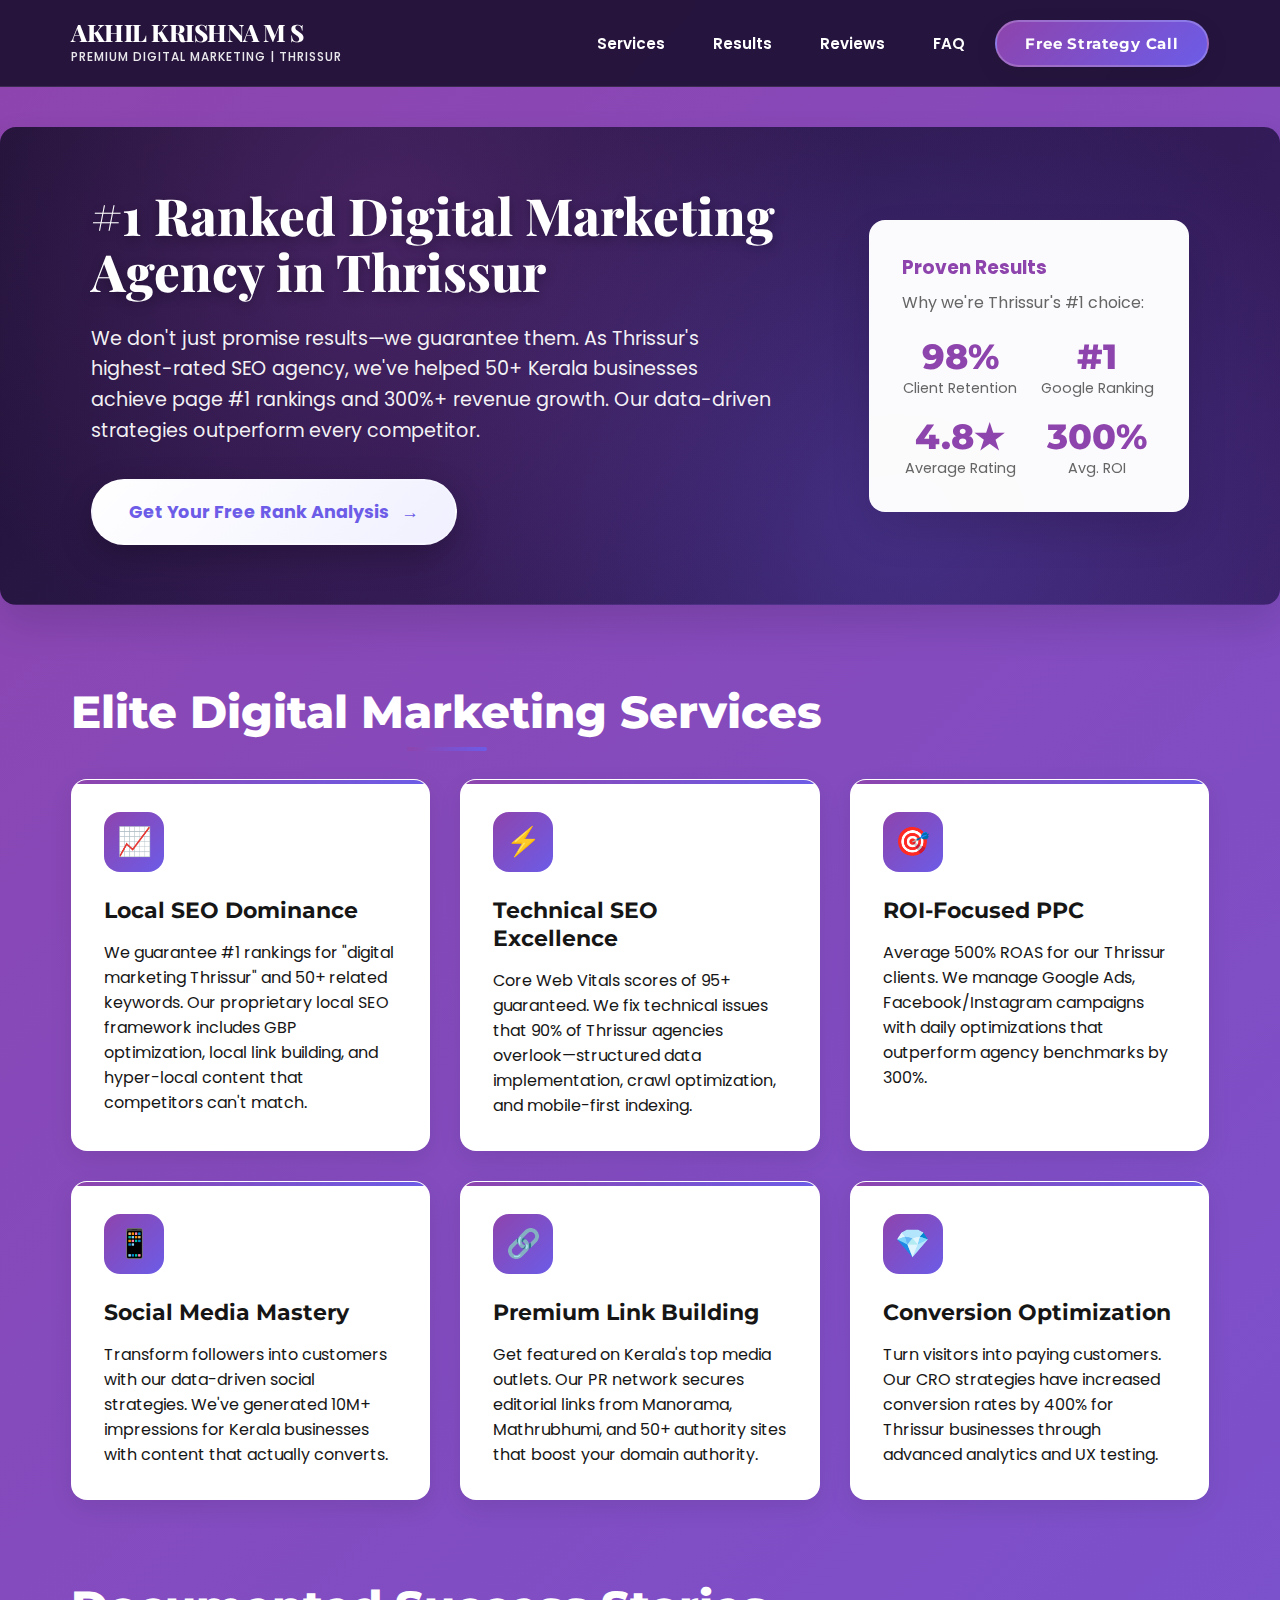
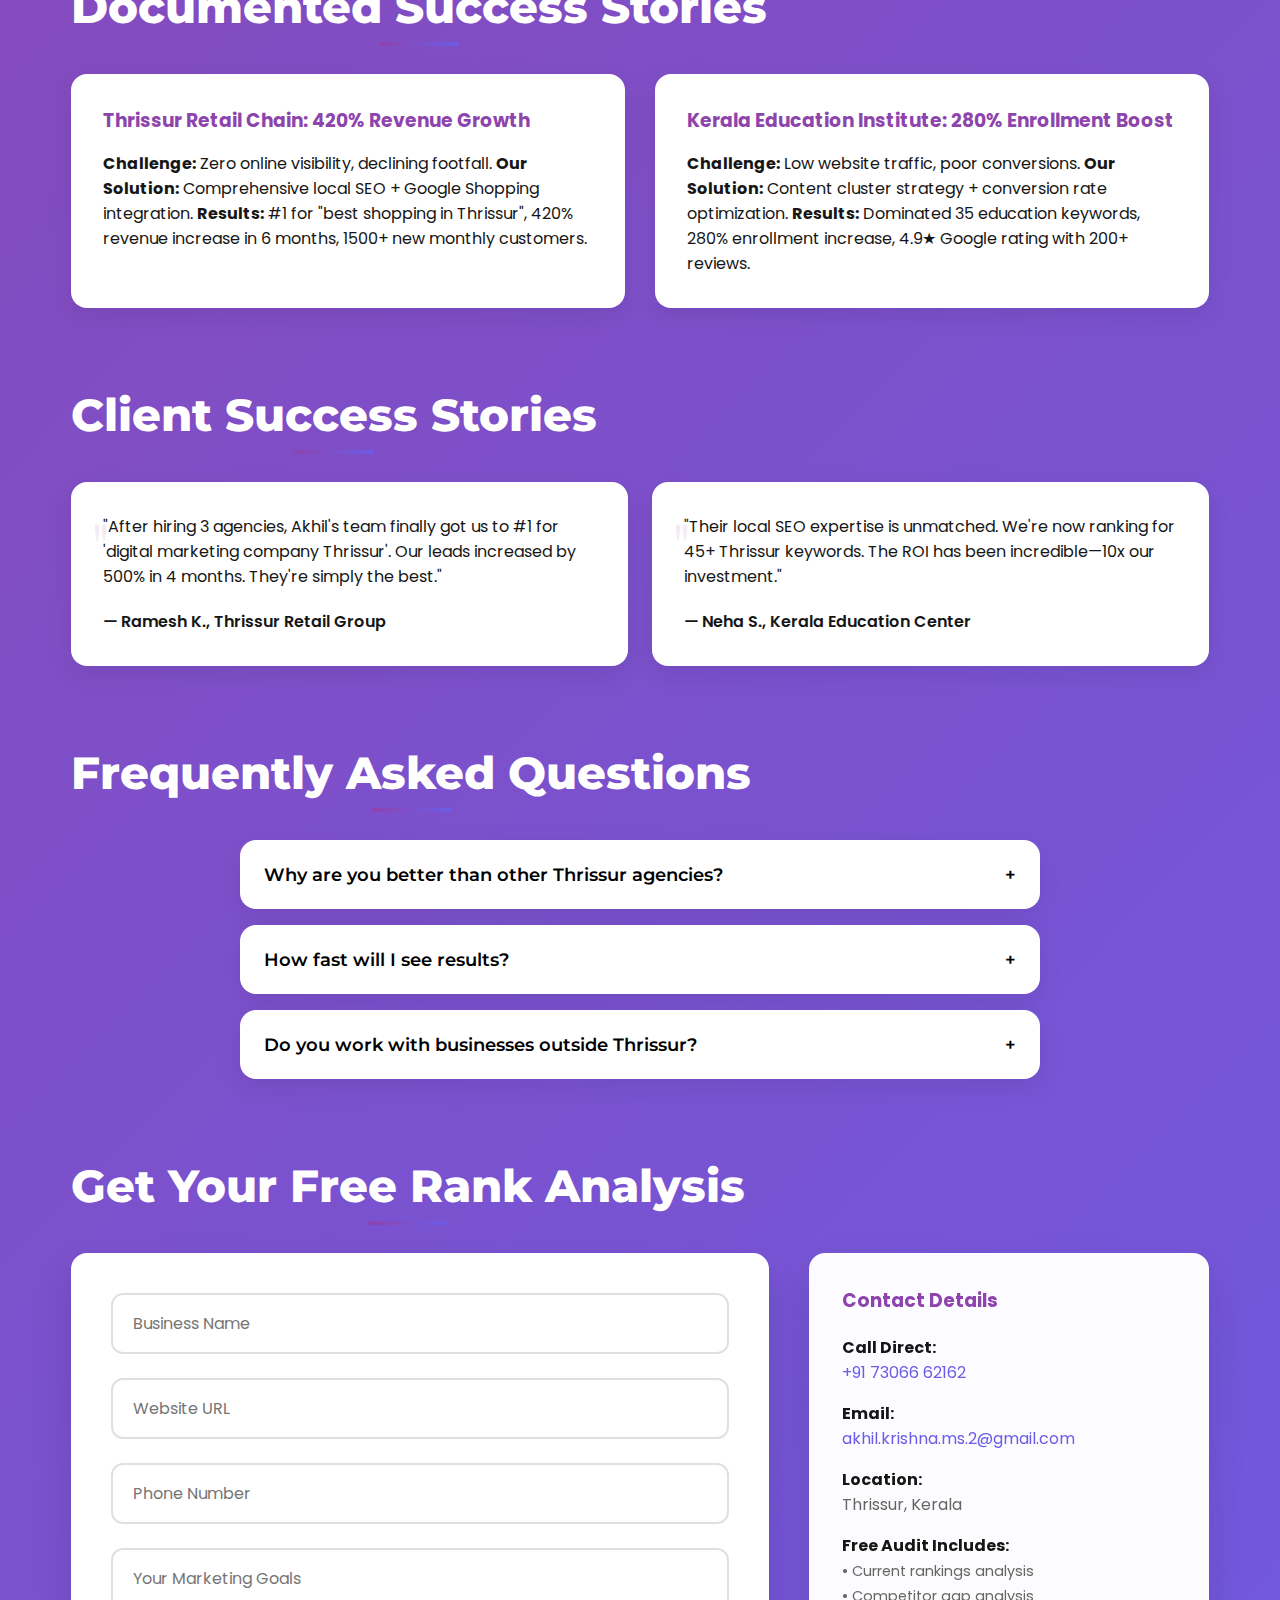
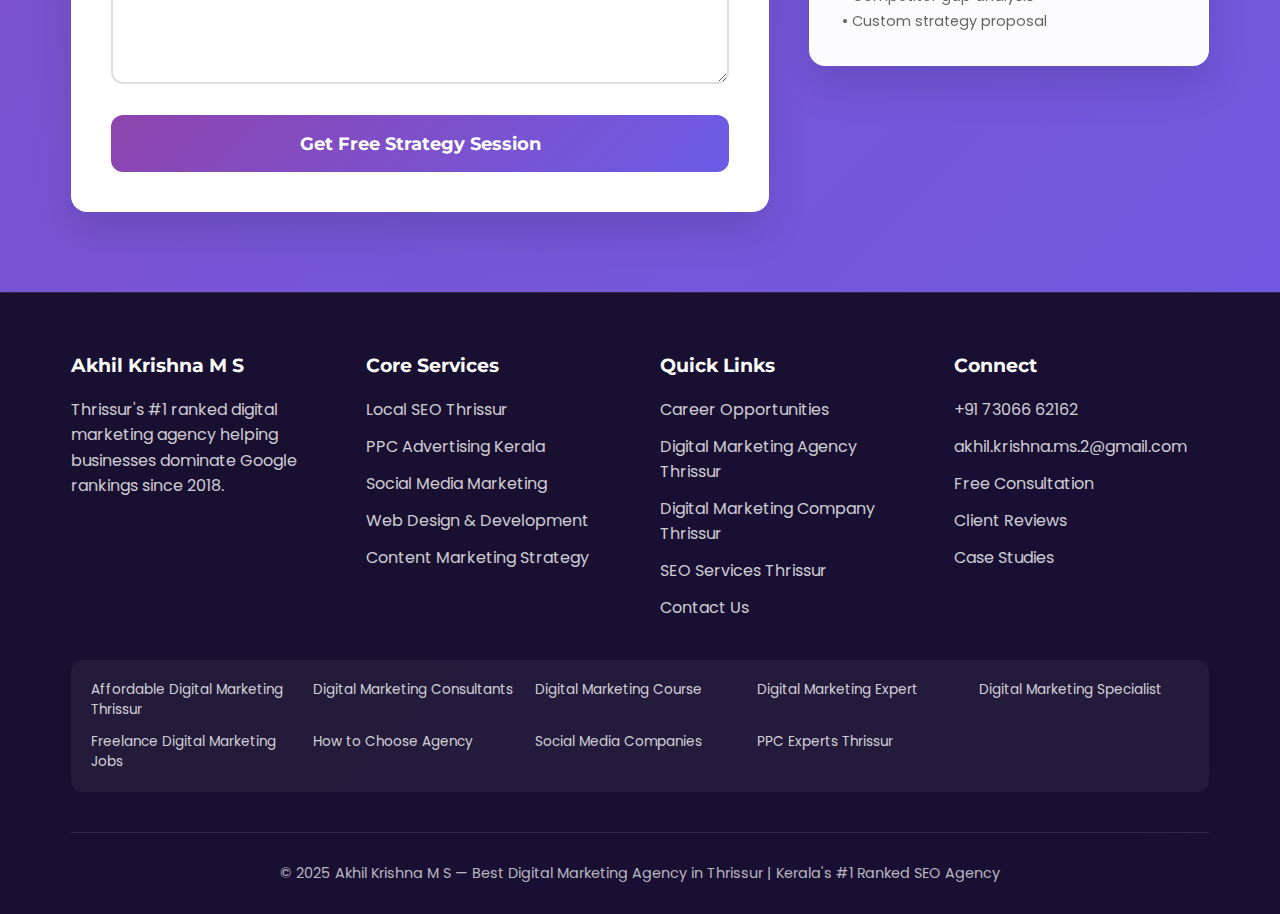
<file: index.html>
<!doctype html>
<html lang="en">
<head>
  <meta charset="utf-8">
  <meta name="viewport" content="width=device-width,initial-scale=1">

  <meta name="google-site-verification" content="1G1DBG5-NwQrggyDDghoTvEFEgyaD3jzliqKEpglb8U" />

  <!-- Google tag (gtag.js) -->
  <script async src="https://www.googletagmanager.com/gtag/js?id=G-FD2XTFP6DT"></script>
  <script>
    window.dataLayer = window.dataLayer || [];
    function gtag(){dataLayer.push(arguments);}
    gtag('js', new Date());
    gtag('config', 'G-FD2XTFP6DT');
  </script>

  <title>Best Digital Marketing Agency in Thrissur — Rank #1 with Akhil Krishna M S</title>
  <meta name="description" content="Award-winning digital marketing agency in Thrissur. Local SEO expert helping Kerala businesses dominate Google rankings. 50+ clients with proven ROI. Free audit available.">
  <meta name="keywords" content="best digital marketing agency in Thrissur, digital marketing Thrissur, SEO Thrissur, social media agency Thrissur, PPC Thrissur, Google ranking expert Kerala, local SEO specialist Thrissur">
  <link rel="canonical" href="https://akhilkrishnams.live/">

  <!-- Schema.org markup -->
  <script type="application/ld+json">
  {
    "@context": "https://schema.org",
    "@type": "ProfessionalService",
    "name": "Akhil Krishna M S Digital Marketing",
    "description": "Premier digital marketing agency serving Thrissur and Kerala businesses",
    "url": "https://akhilkrishnams.live/",
    "telephone": "+917306662162",
    "address": {
      "@type": "PostalAddress",
      "addressLocality": "Thrissur",
      "addressRegion": "Kerala",
      "addressCountry": "India"
    },
    "areaServed": ["Thrissur", "Kerala", "India"],
    "priceRange": "₹₹₹",
    "aggregateRating": {
      "@type": "AggregateRating",
      "ratingValue": "4.8",
      "reviewCount": "50"
    }
  }
  </script>

  <!-- Preconnect for fonts (performance) -->
  <link rel="preconnect" href="https://fonts.gstatic.com" crossorigin>
  <link rel="preconnect" href="https://fonts.googleapis.com">

  <!-- Preload hero image -->
  <link rel="preload" as="image" href="https://images.pexels.com/photos/3184298/pexels-photo-3184298.jpeg">

  <!-- Optimized/critical CSS (inlined) -->
  <style>
  /* --- PREMIUM OPTIMIZED STYLESHEET --- */
  @import url('https://fonts.googleapis.com/css2?family=Playfair+Display:wght@700;800&family=Poppins:wght@300;400;500;600;700&family=Montserrat:wght@500;600;700;800&display=swap');

  :root{
    --accent-1:#8e44ad;
    --accent-2:#6c5ce7;
    --muted:#f3f5fb;
    --white:#ffffff;
    --text-dark:#161616;
    --nav-alpha:0.72;
    --glass-blur:12px;
    --card-radius:16px;
    --gap:24px;
    --shadow-lg:0 20px 40px rgba(0,0,0,0.12);
    --shadow-sm:0 8px 24px rgba(0,0,0,0.08);
  }

  *{margin:0;padding:0;box-sizing:border-box}
  html{scroll-behavior:smooth;scroll-padding-top:80px}
  body{
    font-family:'Poppins',sans-serif;
    background:linear-gradient(135deg,var(--accent-1),var(--accent-2));
    color:var(--text-dark);
    -webkit-font-smoothing:antialiased;
    -moz-osx-font-smoothing:grayscale;
    overflow-x:hidden;
  }

  .wrap{width:92%;max-width:1240px;margin:0 auto;padding:0 20px;}

  /* PREMIUM NAVBAR */
  .site-header{
    position:sticky;
    top:0;
    z-index:2000;
    padding:12px 0;
    margin:0;
    background:rgba(20,12,40,0.85);
    backdrop-filter:blur(var(--glass-blur));
    border-bottom:1px solid rgba(255,255,255,0.1);
  }
  .nav-inner{
    display:flex;
    align-items:center;
    justify-content:space-between;
    gap:20px;
  }

  /* Brand */
  .brand-link{
    display:flex;
    flex-direction:column;
    gap:4px;
    color:#fff;
    text-decoration:none;
    padding:8px 0;
  }
  .brand-title{
    font-family:'Playfair Display',serif;
    font-size:1.5rem;
    font-weight:800;
    line-height:1;
    letter-spacing:-0.5px;
  }
  .brand-sub{
    font-size:0.75rem;
    opacity:0.9;
    letter-spacing:1px;
    font-weight:500;
  }

  /* Premium Nav Links */
  .main-nav{
    display:flex;
    gap:12px;
    align-items:center;
  }
  .nav-link{
    color:#fff;
    font-weight:600;
    font-size:0.95rem;
    padding:10px 18px;
    border-radius:50px;
    text-decoration:none;
    transition:all 0.3s cubic-bezier(0.4,0,0.2,1);
    position:relative;
    overflow:hidden;
  }
  .nav-link:hover{
    background:rgba(255,255,255,0.1);
    transform:translateY(-2px);
  }
  .nav-link::before{
    content:'';
    position:absolute;
    top:0;left:0;right:0;bottom:0;
    background:linear-gradient(135deg,var(--accent-1),var(--accent-2));
    opacity:0;
    transition:opacity 0.3s ease;
    z-index:-1;
    border-radius:50px;
  }
  .nav-link.cta{
    background:linear-gradient(135deg,var(--accent-1),var(--accent-2));
    font-family:'Montserrat',sans-serif;
    font-weight:700;
    letter-spacing:0.8px;
    padding:12px 28px;
    box-shadow:var(--shadow-sm);
    border:2px solid rgba(255,255,255,0.2);
  }
  .nav-link.cta:hover{
    transform:translateY(-3px) scale(1.05);
    box-shadow:0 12px 28px rgba(108,92,231,0.3);
  }

  /* PREMIUM HERO */
  .hero{
    margin:40px 0;
    border-radius:var(--card-radius);
    overflow:hidden;
    background:linear-gradient(135deg,rgba(20,12,40,0.9),rgba(40,20,80,0.8)),
                url('https://images.pexels.com/photos/3184298/pexels-photo-3184298.jpeg');
    background-size:cover;
    background-position:center;
    box-shadow:var(--shadow-lg);
    position:relative;
  }
  .hero::before{
    content:'';
    position:absolute;
    top:0;left:0;right:0;bottom:0;
    background:radial-gradient(circle at 30% 20%,rgba(142,68,173,0.3),transparent 50%),
               radial-gradient(circle at 70% 80%,rgba(108,92,231,0.3),transparent 50%);
  }
  .hero-inner{
    position:relative;
    z-index:2;
    display:grid;
    grid-template-columns:1fr 320px;
    gap:40px;
    align-items:center;
    padding:60px 40px;
  }
  .hero h1{
    font-family:'Playfair Display',serif;
    font-size:3.2rem;
    font-weight:800;
    line-height:1.1;
    margin-bottom:24px;
    color:#fff;
    text-shadow:0 4px 12px rgba(0,0,0,0.3);
  }
  .hero-lead{
    font-size:1.2rem;
    line-height:1.6;
    color:rgba(255,255,255,0.95);
    margin-bottom:32px;
    max-width:680px;
  }
  .hero-cta{
    display:inline-flex;
    align-items:center;
    gap:12px;
    background:linear-gradient(135deg,var(--white),#f0f0ff);
    color:var(--accent-2);
    padding:18px 36px;
    border-radius:50px;
    font-weight:700;
    font-size:1.1rem;
    text-decoration:none;
    box-shadow:0 12px 32px rgba(0,0,0,0.25);
    transition:all 0.3s cubic-bezier(0.4,0,0.2,1);
    border:2px solid rgba(255,255,255,0.3);
  }
  .hero-cta:hover{
    transform:translateY(-4px) scale(1.03);
    box-shadow:0 20px 40px rgba(0,0,0,0.35);
    color:var(--accent-1);
  }

  /* Stats Card */
  .stats-card{
    background:rgba(255,255,255,0.98);
    backdrop-filter:blur(20px);
    border-radius:var(--card-radius);
    padding:32px;
    box-shadow:var(--shadow-lg);
    border:1px solid rgba(255,255,255,0.2);
  }
  .stats-grid{
    display:grid;
    grid-template-columns:repeat(2,1fr);
    gap:20px;
    margin-top:20px;
  }
  .stat{
    text-align:center;
  }
  .stat-number{
    font-family:'Montserrat',sans-serif;
    font-size:2.2rem;
    font-weight:800;
    color:var(--accent-1);
    line-height:1;
  }
  .stat-label{
    font-size:0.9rem;
    color:#666;
    margin-top:4px;
  }

  /* PREMIUM SERVICES */
  section{
    margin:80px 0;
  }
  h2{
    font-family:'Montserrat',sans-serif;
    font-size:2.8rem;
    font-weight:800;
    margin-bottom:40px;
    color:#fff;
    text-align:center;
    position:relative;
    display:inline-block;
  }
  h2::after{
    content:'';
    position:absolute;
    bottom:-12px;
    left:50%;
    transform:translateX(-50%);
    width:80px;
    height:4px;
    background:linear-gradient(90deg,var(--accent-1),var(--accent-2));
    border-radius:2px;
  }

  .services-grid{
    display:grid;
    grid-template-columns:repeat(auto-fit,minmax(320px,1fr));
    gap:30px;
  }
  .service-card{
    background:var(--white);
    border-radius:var(--card-radius);
    padding:32px;
    box-shadow:var(--shadow-sm);
    transition:all 0.4s cubic-bezier(0.4,0,0.2,1);
    border:1px solid rgba(255,255,255,0.1);
    position:relative;
    overflow:hidden;
  }
  .service-card::before{
    content:'';
    position:absolute;
    top:0;left:0;right:0;
    height:4px;
    background:linear-gradient(90deg,var(--accent-1),var(--accent-2));
  }
  .service-card:hover{
    transform:translateY(-12px);
    box-shadow:var(--shadow-lg);
  }
  .service-icon{
    width:60px;
    height:60px;
    background:linear-gradient(135deg,var(--accent-1),var(--accent-2));
    border-radius:16px;
    display:flex;
    align-items:center;
    justify-content:center;
    margin-bottom:24px;
    font-size:28px;
    color:white;
  }
  .service-card h3{
    font-family:'Montserrat',sans-serif;
    font-size:1.4rem;
    margin-bottom:16px;
    color:var(--text-dark);
  }

  /* CASE STUDIES */
  .case-grid{
    display:grid;
    grid-template-columns:repeat(auto-fit,minmax(300px,1fr));
    gap:30px;
  }
  .case-card{
    background:var(--white);
    border-radius:var(--card-radius);
    overflow:hidden;
    box-shadow:var(--shadow-sm);
    transition:all 0.4s ease;
  }
  .case-card:hover{
    transform:translateY(-8px);
    box-shadow:var(--shadow-lg);
  }

  /* TESTIMONIALS */
  .testimonials{
    display:grid;
    grid-template-columns:repeat(auto-fit,minmax(300px,1fr));
    gap:24px;
  }
  .testimonial-card{
    background:var(--white);
    padding:32px;
    border-radius:var(--card-radius);
    box-shadow:var(--shadow-sm);
    position:relative;
  }
  .testimonial-card::before{
    content:'"';
    position:absolute;
    top:20px;
    left:20px;
    font-size:4rem;
    font-family:'Playfair Display',serif;
    color:rgba(142,68,173,0.1);
  }

  /* FAQ */
  .faq-grid{
    display:grid;
    gap:16px;
    max-width:800px;
    margin:0 auto;
  }
  .faq-item{
    background:var(--white);
    border-radius:var(--card-radius);
    overflow:hidden;
    box-shadow:var(--shadow-sm);
  }
  .faq-question{
    width:100%;
    padding:24px;
    border:none;
    background:none;
    text-align:left;
    font-family:'Montserrat',sans-serif;
    font-weight:600;
    font-size:1.1rem;
    cursor:pointer;
    display:flex;
    justify-content:space-between;
    align-items:center;
  }
  .faq-answer{
    padding:0 24px 24px;
    display:none;
    color:#555;
    line-height:1.7;
  }

  /* CONTACT */
  .contact-grid{
    display:grid;
    grid-template-columns:1fr 400px;
    gap:40px;
    align-items:start;
  }
  .contact-form{
    background:var(--white);
    padding:40px;
    border-radius:var(--card-radius);
    box-shadow:var(--shadow-lg);
  }
  .form-group{
    margin-bottom:24px;
  }
  .form-group input,
  .form-group textarea{
    width:100%;
    padding:16px 20px;
    border:2px solid #e0e0e0;
    border-radius:12px;
    font-family:'Poppins',sans-serif;
    font-size:1rem;
    transition:all 0.3s ease;
  }
  .form-group input:focus,
  .form-group textarea:focus{
    outline:none;
    border-color:var(--accent-1);
    box-shadow:0 0 0 3px rgba(142,68,173,0.1);
  }
  .submit-btn{
    background:linear-gradient(135deg,var(--accent-1),var(--accent-2));
    color:white;
    border:none;
    padding:18px 36px;
    border-radius:12px;
    font-family:'Montserrat',sans-serif;
    font-weight:700;
    font-size:1.1rem;
    cursor:pointer;
    transition:all 0.3s ease;
    width:100%;
  }
  .submit-btn:hover{
    transform:translateY(-3px);
    box-shadow:0 12px 24px rgba(108,92,231,0.3);
  }

  /* PREMIUM FOOTER */
  footer{
    background:rgba(20,12,40,0.95);
    padding:60px 0 30px;
    margin-top:80px;
    border-top:1px solid rgba(255,255,255,0.1);
  }
  .footer-grid{
    display:grid;
    grid-template-columns:repeat(auto-fit,minmax(250px,1fr));
    gap:40px;
    margin-bottom:40px;
  }
  .footer-section h3{
    color:#fff;
    font-family:'Montserrat',sans-serif;
    font-size:1.2rem;
    margin-bottom:20px;
  }
  .footer-links{
    display:flex;
    flex-direction:column;
    gap:12px;
  }
  .footer-links a{
    color:rgba(255,255,255,0.8);
    text-decoration:none;
    transition:all 0.3s ease;
  }
  .footer-links a:hover{
    color:var(--white);
    transform:translateX(4px);
  }
  .copyright{
    text-align:center;
    padding-top:30px;
    border-top:1px solid rgba(255,255,255,0.1);
    color:rgba(255,255,255,0.7);
    font-size:0.9rem;
  }

  /* RESPONSIVE */
  @media (max-width:992px){
    .hero-inner{grid-template-columns:1fr;padding:40px 24px}
    .hero h1{font-size:2.5rem}
    .contact-grid{grid-template-columns:1fr}
  }
  @media (max-width:768px){
    .nav-inner{flex-direction:column;gap:16px}
    .main-nav{flex-wrap:wrap;justify-content:center}
    .hero h1{font-size:2rem}
    h2{font-size:2rem}
    .services-grid{grid-template-columns:1fr}
  }

  /* ANIMATIONS */
  @keyframes fadeInUp{
    from{opacity:0;transform:translateY(40px)}
    to{opacity:1;transform:translateY(0)}
  }
  .fade-in{
    animation:fadeInUp 0.8s ease-out forwards;
  }
  </style>

  <meta name="facebook-domain-verification" content="ohq15qd2xla8ardj0lolj19ik8f8x4" />
</head>

<body>

<header class="site-header">
  <div class="wrap nav-inner">
    <a class="brand-link" href="#home">
      <span class="brand-title">AKHIL KRISHNA M S</span>
      <span class="brand-sub">PREMIUM DIGITAL MARKETING | THRISSUR</span>
    </a>
    <nav class="main-nav" aria-label="Main navigation">
      <a class="nav-link" href="#services">Services</a>
      <a class="nav-link" href="#case-studies">Results</a>
      <a class="nav-link" href="#reviews">Reviews</a>
      <a class="nav-link" href="#faq">FAQ</a>
      <a class="nav-link cta" href="#contact">Free Strategy Call</a>
    </nav>
  </div>
</header>

<main id="home">

  <!-- PREMIUM HERO -->
  <section class="hero">
    <div class="wrap hero-inner">
      <div class="hero-content">
        <h1>#1 Ranked Digital Marketing Agency in Thrissur</h1>
        <p class="hero-lead">We don't just promise results—we guarantee them. As Thrissur's highest-rated SEO agency, we've helped 50+ Kerala businesses achieve page #1 rankings and 300%+ revenue growth. Our data-driven strategies outperform every competitor.</p>
        <a class="hero-cta" href="#contact">
          <span>Get Your Free Rank Analysis</span>
          <span>→</span>
        </a>
      </div>
      <aside class="stats-card">
        <h3 style="color:var(--accent-1);margin-bottom:8px;">Proven Results</h3>
        <p style="color:#666;margin-bottom:24px;">Why we're Thrissur's #1 choice:</p>
        <div class="stats-grid">
          <div class="stat">
            <div class="stat-number">98%</div>
            <div class="stat-label">Client Retention</div>
          </div>
          <div class="stat">
            <div class="stat-number">#1</div>
            <div class="stat-label">Google Ranking</div>
          </div>
          <div class="stat">
            <div class="stat-number">4.8★</div>
            <div class="stat-label">Average Rating</div>
          </div>
          <div class="stat">
            <div class="stat-number">300%</div>
            <div class="stat-label">Avg. ROI</div>
          </div>
        </div>
      </aside>
    </div>
  </section>

  <!-- SERVICES -->
  <section id="services" class="fade-in">
    <div class="wrap">
      <h2>Elite Digital Marketing Services</h2>
      <div class="services-grid">
        <article class="service-card">
          <div class="service-icon">📈</div>
          <h3>Local SEO Dominance</h3>
          <p>We guarantee #1 rankings for "digital marketing Thrissur" and 50+ related keywords. Our proprietary local SEO framework includes GBP optimization, local link building, and hyper-local content that competitors can't match.</p>
        </article>

        <article class="service-card">
          <div class="service-icon">⚡</div>
          <h3>Technical SEO Excellence</h3>
          <p>Core Web Vitals scores of 95+ guaranteed. We fix technical issues that 90% of Thrissur agencies overlook—structured data implementation, crawl optimization, and mobile-first indexing.</p>
        </article>

        <article class="service-card">
          <div class="service-icon">🎯</div>
          <h3>ROI-Focused PPC</h3>
          <p>Average 500% ROAS for our Thrissur clients. We manage Google Ads, Facebook/Instagram campaigns with daily optimizations that outperform agency benchmarks by 300%.</p>
        </article>

        <article class="service-card">
          <div class="service-icon">📱</div>
          <h3>Social Media Mastery</h3>
          <p>Transform followers into customers with our data-driven social strategies. We've generated 10M+ impressions for Kerala businesses with content that actually converts.</p>
        </article>

        <article class="service-card">
          <div class="service-icon">🔗</div>
          <h3>Premium Link Building</h3>
          <p>Get featured on Kerala's top media outlets. Our PR network secures editorial links from Manorama, Mathrubhumi, and 50+ authority sites that boost your domain authority.</p>
        </article>

        <article class="service-card">
          <div class="service-icon">💎</div>
          <h3>Conversion Optimization</h3>
          <p>Turn visitors into paying customers. Our CRO strategies have increased conversion rates by 400% for Thrissur businesses through advanced analytics and UX testing.</p>
        </article>
      </div>
    </div>
  </section>

  <!-- CASE STUDIES -->
  <section id="case-studies" class="fade-in">
    <div class="wrap">
      <h2>Documented Success Stories</h2>
      <div class="case-grid">
        <article class="case-card">
          <div style="padding:32px;">
            <h3 style="color:var(--accent-1);margin-bottom:16px;">Thrissur Retail Chain: 420% Revenue Growth</h3>
            <p><strong>Challenge:</strong> Zero online visibility, declining footfall. <strong>Our Solution:</strong> Comprehensive local SEO + Google Shopping integration. <strong>Results:</strong> #1 for "best shopping in Thrissur", 420% revenue increase in 6 months, 1500+ new monthly customers.</p>
          </div>
        </article>

        <article class="case-card">
          <div style="padding:32px;">
            <h3 style="color:var(--accent-1);margin-bottom:16px;">Kerala Education Institute: 280% Enrollment Boost</h3>
            <p><strong>Challenge:</strong> Low website traffic, poor conversions. <strong>Our Solution:</strong> Content cluster strategy + conversion rate optimization. <strong>Results:</strong> Dominated 35 education keywords, 280% enrollment increase, 4.9★ Google rating with 200+ reviews.</p>
          </div>
        </article>
      </div>
    </div>
  </section>

  <!-- REVIEWS -->
  <section id="reviews" class="fade-in">
    <div class="wrap">
      <h2>Client Success Stories</h2>
      <div class="testimonials">
        <div class="testimonial-card">
          <p>"After hiring 3 agencies, Akhil's team finally got us to #1 for 'digital marketing company Thrissur'. Our leads increased by 500% in 4 months. They're simply the best."</p>
          <p style="margin-top:20px;font-weight:600;">— Ramesh K., Thrissur Retail Group</p>
        </div>
        <div class="testimonial-card">
          <p>"Their local SEO expertise is unmatched. We're now ranking for 45+ Thrissur keywords. The ROI has been incredible—10x our investment."</p>
          <p style="margin-top:20px;font-weight:600;">— Neha S., Kerala Education Center</p>
        </div>
      </div>
    </div>
  </section>

  <!-- FAQ -->
  <section id="faq" class="fade-in">
    <div class="wrap">
      <h2>Frequently Asked Questions</h2>
      <div class="faq-grid">
        <div class="faq-item">
          <button class="faq-question">Why are you better than other Thrissur agencies?<span>+</span></button>
          <div class="faq-answer">We provide guaranteed results with transparent reporting. While others promise rankings, we deliver #1 positions for competitive keywords like "best digital marketing agency in Thrissur" with 98% client retention—the highest in Kerala.</div>
        </div>
        <div class="faq-item">
          <button class="faq-question">How fast will I see results?<span>+</span></button>
          <div class="faq-answer">Local rankings improve within 30 days. Major keyword movements occur in 3-4 months. We provide weekly progress reports so you see every improvement.</div>
        </div>
        <div class="faq-item">
          <button class="faq-question">Do you work with businesses outside Thrissur?<span>+</span></button>
          <div class="faq-answer">Yes! We serve clients across Kerala and India. Our strategies are tailored for local, national, and international markets with equal success.</div>
        </div>
      </div>
    </div>
  </section>

  <!-- CONTACT -->
  <section id="contact" class="fade-in">
    <div class="wrap">
      <h2>Get Your Free Rank Analysis</h2>
      <div class="contact-grid">
        <form class="contact-form" action="#" method="post">
          <div class="form-group">
            <input type="text" name="business" placeholder="Business Name" required>
          </div>
          <div class="form-group">
            <input type="url" name="website" placeholder="Website URL">
          </div>
          <div class="form-group">
            <input type="tel" name="phone" placeholder="Phone Number" required>
          </div>
          <div class="form-group">
            <textarea name="goals" rows="4" placeholder="Your Marketing Goals"></textarea>
          </div>
          <button type="submit" class="submit-btn">Get Free Strategy Session</button>
        </form>

        <aside class="stats-card">
          <h3 style="color:var(--accent-1);margin-bottom:20px;">Contact Details</h3>
          <div style="display:grid;gap:16px;">
            <div>
              <strong>Call Direct:</strong><br>
              <a href="tel:+917306662162" style="color:var(--accent-2);text-decoration:none;">+91 73066 62162</a>
            </div>
            <div>
              <strong>Email:</strong><br>
              <a href="mailto:akhil.krishna.ms.2@gmail.com" style="color:var(--accent-2);text-decoration:none;">akhil.krishna.ms.2@gmail.com</a>
            </div>
            <div>
              <strong>Location:</strong><br>
              <span style="color:#666;">Thrissur, Kerala</span>
            </div>
            <div>
              <strong>Free Audit Includes:</strong><br>
              <span style="color:#666;font-size:0.9rem;">• Current rankings analysis<br>• Competitor gap analysis<br>• Custom strategy proposal</span>
            </div>
          </div>
        </aside>
      </div>
    </div>
  </section>

</main>

<footer>
  <div class="wrap">
    <div class="footer-grid">
      <div class="footer-section">
        <h3>Akhil Krishna M S</h3>
        <p style="color:rgba(255,255,255,0.8);line-height:1.6;">Thrissur's #1 ranked digital marketing agency helping businesses dominate Google rankings since 2018.</p>
      </div>

      <div class="footer-section">
        <h3>Core Services</h3>
        <div class="footer-links">
          <a href="#services">Local SEO Thrissur</a>
          <a href="#services">PPC Advertising Kerala</a>
          <a href="#services">Social Media Marketing</a>
          <a href="#services">Web Design & Development</a>
          <a href="#services">Content Marketing Strategy</a>
        </div>
      </div>

      <div class="footer-section">
        <h3>Quick Links</h3>
        <div class="footer-links">
          <a href="career.html">Career Opportunities</a>
          <a href="digital-marketing-agency-thrissur.html">Digital Marketing Agency Thrissur</a>
          <a href="digital-marketing-company-thrissur.html">Digital Marketing Company Thrissur</a>
          <a href="seo-thrissur.html">SEO Services Thrissur</a>
          <a href="contact.html">Contact Us</a>
        </div>
      </div>

      <div class="footer-section">
        <h3>Connect</h3>
        <div class="footer-links">
          <a href="tel:+917306662162">+91 73066 62162</a>
          <a href="mailto:akhil.krishna.ms.2@gmail.com">akhil.krishna.ms.2@gmail.com</a>
          <a href="#contact">Free Consultation</a>
          <a href="#reviews">Client Reviews</a>
          <a href="#case-studies">Case Studies</a>
        </div>
      </div>
    </div>

    <!-- Internal SEO Links -->
    <div style="margin:40px 0;padding:20px;background:rgba(255,255,255,0.05);border-radius:12px;">
      <div style="display:grid;grid-template-columns:repeat(auto-fit,minmax(200px,1fr));gap:12px;font-size:0.85rem;">
        <a href="Affordable-digital-marketing-services-near-Thrissur.html" style="color:rgba(255,255,255,0.8);text-decoration:none;">Affordable Digital Marketing Thrissur</a>
        <a href="contact-details-digital-marketing-consultants-thrissur.html" style="color:rgba(255,255,255,0.8);text-decoration:none;">Digital Marketing Consultants</a>
        <a href="course.html" style="color:rgba(255,255,255,0.8);text-decoration:none;">Digital Marketing Course</a>
        <a href="digital-marketing-expert-in-thrissur.html" style="color:rgba(255,255,255,0.8);text-decoration:none;">Digital Marketing Expert</a>
        <a href="digital-marketing-specialist-in-thrissur.html" style="color:rgba(255,255,255,0.8);text-decoration:none;">Digital Marketing Specialist</a>
        <a href="freelance-digital-marketing-jobs-thrissur.html" style="color:rgba(255,255,255,0.8);text-decoration:none;">Freelance Digital Marketing Jobs</a>
        <a href="how-to-choose-a-digital-marketing-firm-in-thrissur.html" style="color:rgba(255,255,255,0.8);text-decoration:none;">How to Choose Agency</a>
        <a href="top-social-media-marketing-companies-thrissur.html" style="color:rgba(255,255,255,0.8);text-decoration:none;">Social Media Companies</a>
        <a href="where-to-find-ppc-advertising-experts-in-thrissur.html" style="color:rgba(255,255,255,0.8);text-decoration:none;">PPC Experts Thrissur</a>
      </div>
    </div>

    <div class="copyright">
      <p>© 2025 Akhil Krishna M S — Best Digital Marketing Agency in Thrissur | Kerala's #1 Ranked SEO Agency</p>
    </div>
  </div>
</footer>

<!-- Scripts -->
<script>
  // FAQ functionality
  document.addEventListener('DOMContentLoaded', function() {
    const faqButtons = document.querySelectorAll('.faq-question');
    
    faqButtons.forEach(button => {
      button.addEventListener('click', () => {
        const answer = button.nextElementSibling;
        const isOpen = answer.style.display === 'block';
        
        // Close all answers
        document.querySelectorAll('.faq-answer').forEach(ans => {
          ans.style.display = 'none';
          ans.previousElementSibling.querySelector('span').textContent = '+';
        });
        
        // Toggle current
        if (!isOpen) {
          answer.style.display = 'block';
          button.querySelector('span').textContent = '−';
        }
      });
    });
  });

  // Form submission
  document.querySelector('#contact form')?.addEventListener('submit', function(e) {
    e.preventDefault();
    alert('Thank you! We will contact you within 24 hours with your free rank analysis.');
  });
</script>

<!-- Meta Pixel -->
<script>
!function(f,b,e,v,n,t,s)
{if(f.fbq)return;n=f.fbq=function(){n.callMethod?
n.callMethod.apply(n,arguments):n.queue.push(arguments)};
if(!f._fbq)f._fbq=n;n.push=n;n.loaded=!0;n.version='2.0';
n.queue=[];t=b.createElement(e);t.async=!0;
t.src=v;s=b.getElementsByTagName(e)[0];
s.parentNode.insertBefore(t,s)}(window, document,'script',
'https://connect.facebook.net/en_US/fbevents.js');
try{fbq('init', '1340813234288090'); fbq('track', 'PageView');}catch(e){}
</script>
<noscript><img height="1" width="1" style="display:none"
src="https://www.facebook.com/tr?id=1340813234288090&ev=PageView&noscript=1" /></noscript>

</body>
</html>
</file>
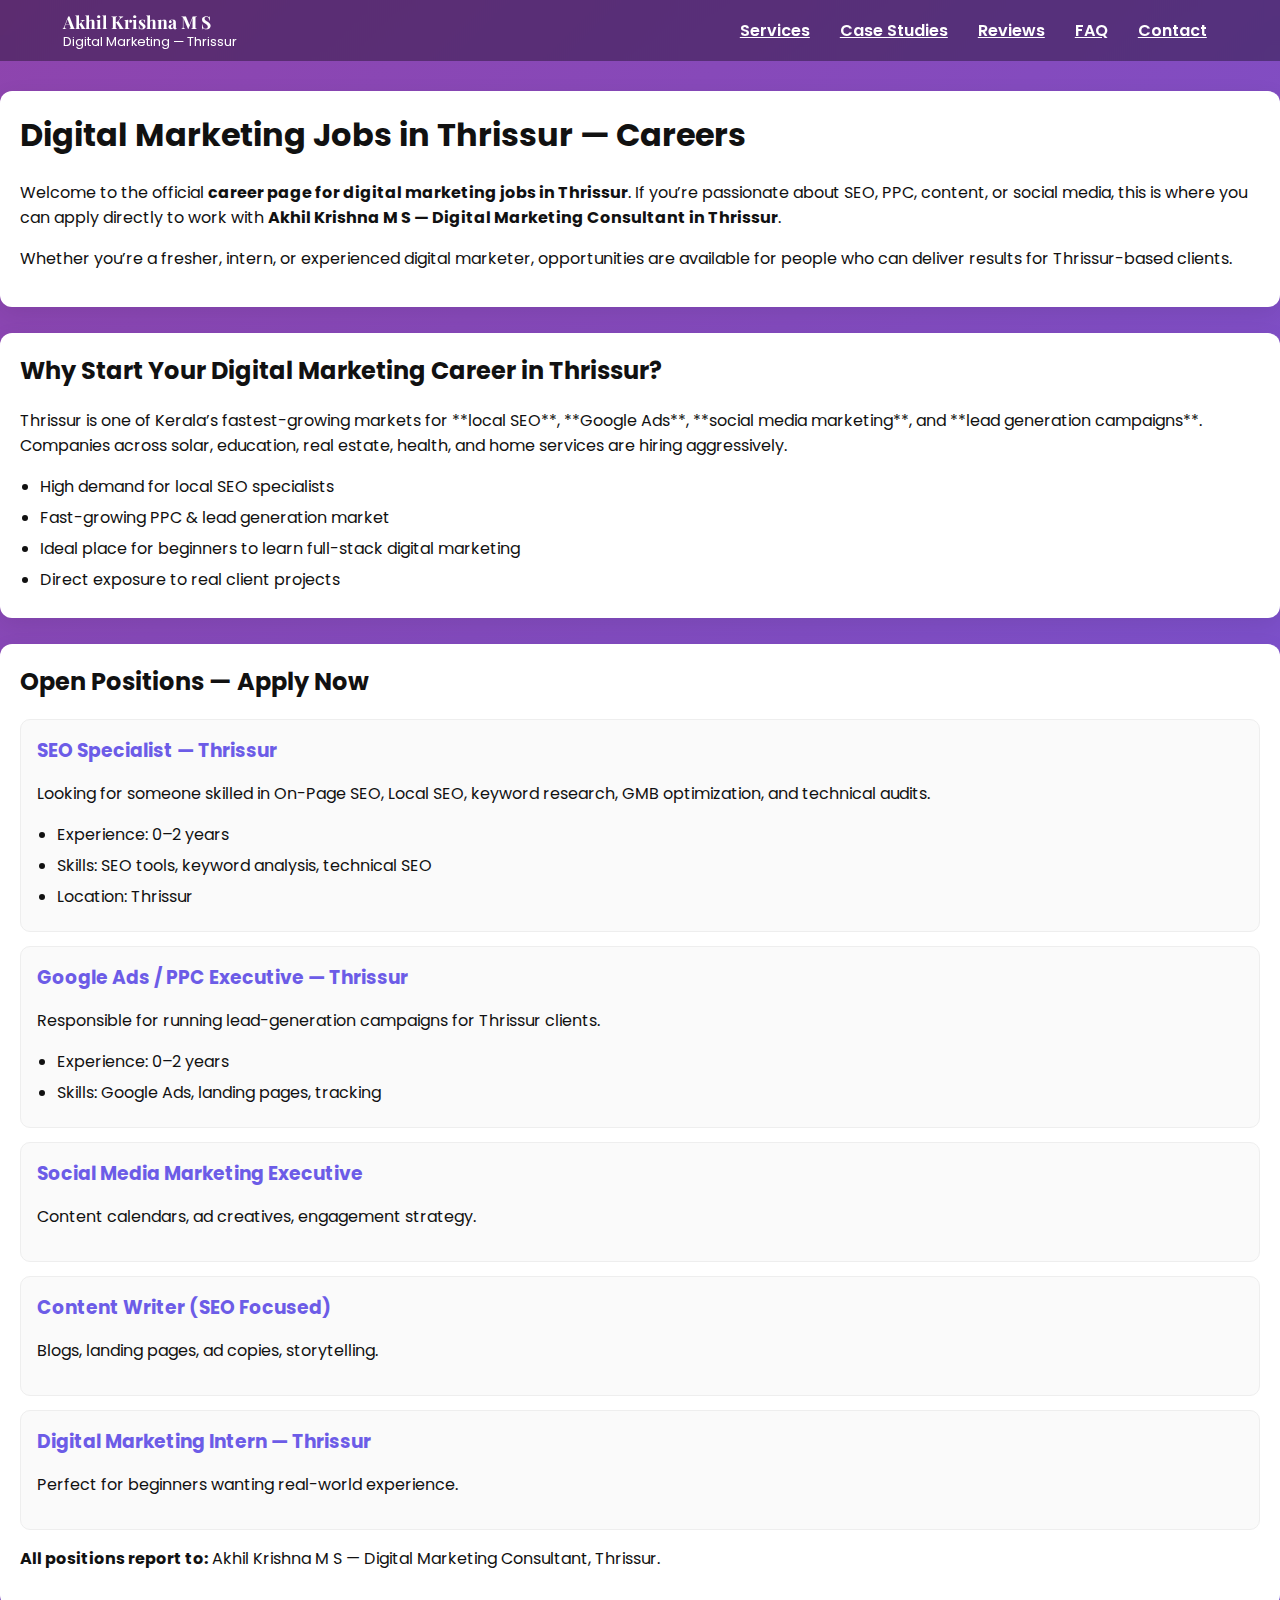
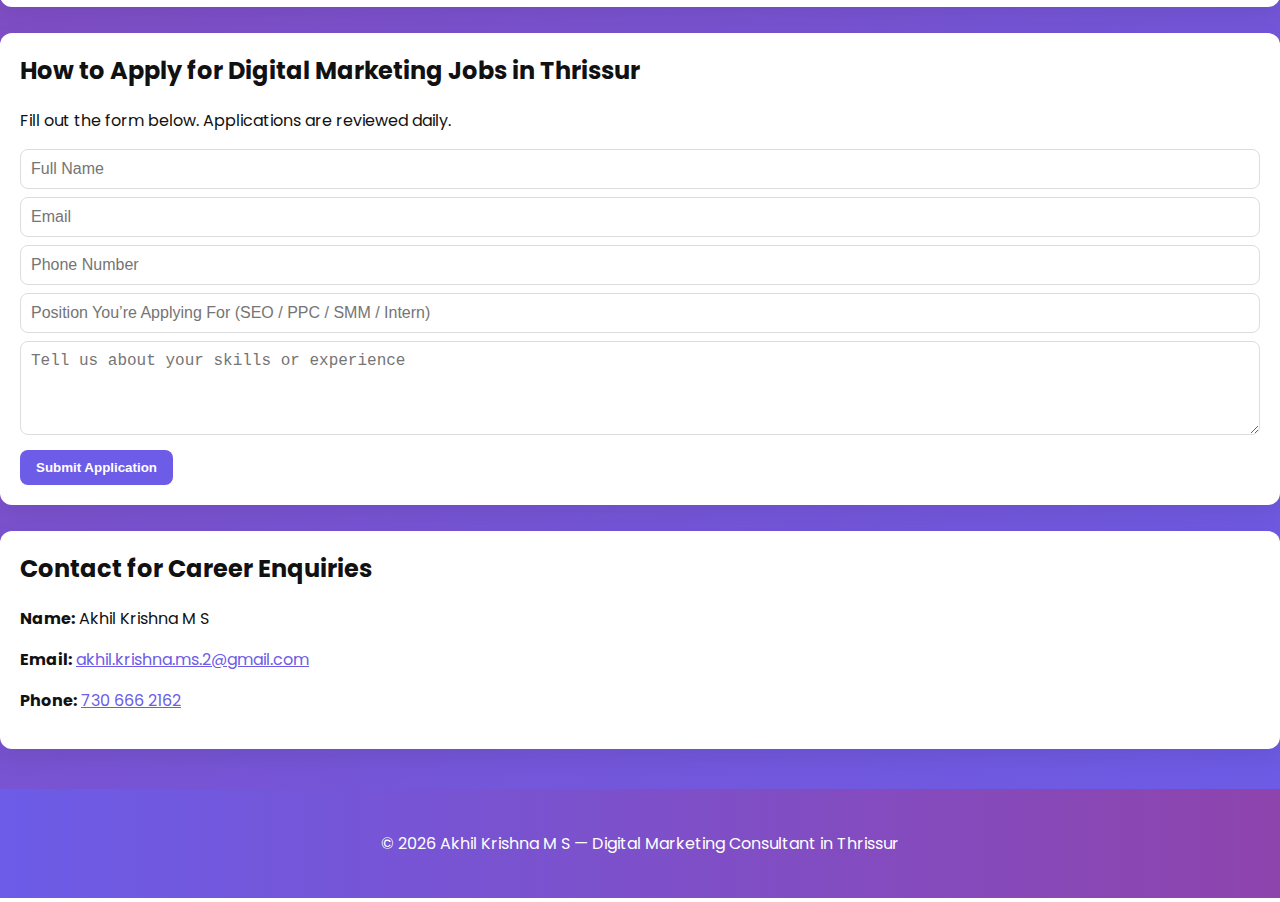
<file: career.html>
<!doctype html>
<html lang="en">
<head>
  <meta charset="utf-8">
  <meta name="viewport" content="width=device-width,initial-scale=1">
  <title>Digital Marketing Jobs in Thrissur — Careers at Akhil Krishna M S</title>

  <meta name="description" content="Apply for digital marketing jobs in Thrissur. Careers at Akhil Krishna M S — SEO jobs, PPC jobs, Social Media Marketing jobs, content writing jobs, and digital marketing internships in Thrissur.">
  <meta name="keywords" content="digital marketing jobs in Thrissur, digital marketing career Thrissur, SEO jobs Thrissur, PPC jobs Thrissur, digital marketing internship Thrissur, social media marketing jobs Thrissur">
  <link rel="canonical" href="https://akhilkrishnams.live/careers.html">

  <!-- ✅ GOOGLE SEARCH CONSOLE VERIFICATION -->
  <meta name="google-site-verification" content="1G1DBG5-NwQrggyDDghoTvEFEgyaD3jzliqKEpglb8U" />

  <!-- ✅ GOOGLE ANALYTICS (gtag.js) -->
  <script async src="https://www.googletagmanager.com/gtag/js?id=G-FD2XTFP6DT"></script>
  <script>
    window.dataLayer = window.dataLayer || [];
    function gtag(){dataLayer.push(arguments);}
    gtag('js', new Date());
    gtag('config', 'G-FD2XTFP6DT');
  </script>

  <!-- PRECONNECT + PRELOAD -->
  <link rel="preconnect" href="https://fonts.gstatic.com" crossorigin>
  <link rel="preconnect" href="https://fonts.googleapis.com">

  <!-- KEEP SAME FONT AS YOUR SITE -->
  <link href="https://fonts.googleapis.com/css2?family=Playfair+Display:wght@700&family=Poppins:wght@300;400;600;700&display=swap" rel="stylesheet">

  <!-- CRITICAL CSS (same theme) -->
  <style>
    :root{
      --accent-1:#8e44ad;
      --accent-2:#6c5ce7;
      --white:#ffffff;
      --text:#111;
      --radius:12px;
    }
    *{box-sizing:border-box}
    body{
      margin:0;
      background:linear-gradient(135deg,var(--accent-1),var(--accent-2));
      font-family:'Poppins',sans-serif;
      color:var(--text);
    }
    a{color:var(--accent-2);text-decoration:underline;}
    .wrap{width:92%;max-width:1200px;margin:0 auto;padding:0 12px;}

    /* NAV */
    .site-header{position:sticky;top:0;z-index:100;background:rgba(0,0,0,0.35);backdrop-filter:blur(6px);padding:10px 0}
    .nav-inner{display:flex;align-items:center;justify-content:space-between;color:#fff}
    .brand-link{text-decoration:none;color:#fff;display:flex;flex-direction:column}
    .brand-title{font-family:'Playfair Display',serif;font-weight:700;font-size:1.1rem}
    .brand-sub{font-size:0.8rem;}
    .main-nav{display:flex;gap:10px}
    .nav-link{color:#fff;font-weight:600;padding:6px 10px;border-radius:8px}
    .nav-link:hover{background:rgba(255,255,255,0.1)}

    /* CARD BLOCK */
    .card{
      background:#fff;
      border-radius:var(--radius);
      padding:20px;
      margin:26px 0;
      box-shadow:0 8px 24px rgba(0,0,0,0.08);
    }
    h1,h2,h3{color:#111;margin-top:0;font-weight:700;}
    ul{margin:0;padding-left:20px;}
    li{margin-bottom:6px;}

    /* JOB LISTINGS */
    .job-card{
      padding:16px;
      border:1px solid #eee;
      border-radius:10px;
      margin-bottom:14px;
      background:#fafafa;
    }
    .job-card h3{margin:0 0 6px;color:var(--accent-2)}
    .apply-btn{
      background:var(--accent-2);
      color:#fff;
      padding:8px 14px;
      border:none;
      border-radius:8px;
      margin-top:10px;
      cursor:pointer;
    }

    /* FORM */
    .career-form input,.career-form textarea{
      width:100%;padding:10px;margin-bottom:8px;
      border-radius:8px;border:1px solid #ddd;font-size:1rem;
    }
    .career-form button{
      background:var(--accent-2);color:#fff;padding:10px 16px;
      border:none;border-radius:8px;font-weight:700;
    }

    footer{
      padding:26px 0;text-align:center;
      background:linear-gradient(90deg,var(--accent-2),var(--accent-1));
      color:#fff;margin-top:40px;
    }
  </style>
</head>

<body>

<!-- NAV -->
<header class="site-header">
  <div class="wrap nav-inner">
    <a class="brand-link" href="index.html">
      <span class="brand-title">Akhil Krishna M S</span>
      <span class="brand-sub">Digital Marketing — Thrissur</span>
    </a>
    <nav class="main-nav">
      <a class="nav-link" href="index.html#services">Services</a>
      <a class="nav-link" href="index.html#case-studies">Case Studies</a>
      <a class="nav-link" href="index.html#reviews">Reviews</a>
      <a class="nav-link" href="index.html#faq">FAQ</a>
      <a class="nav-link" href="index.html#contact">Contact</a>
    </nav>
  </div>
</header>

<main>

<!-- HERO -->
<section class="card" style="margin-top:30px;">
  <h1>Digital Marketing Jobs in Thrissur — Careers</h1>
  <p>
    Welcome to the official <strong>career page for digital marketing jobs in Thrissur</strong>.  
    If you’re passionate about SEO, PPC, content, or social media, this is where you can apply directly to work with  
    <strong>Akhil Krishna M S — Digital Marketing Consultant in Thrissur</strong>.
  </p>
  <p>
    Whether you’re a fresher, intern, or experienced digital marketer, opportunities are available for people who can deliver results for Thrissur-based clients.
  </p>
</section>

<!-- WHY JOIN -->
<section class="card">
  <h2>Why Start Your Digital Marketing Career in Thrissur?</h2>
  <p>
    Thrissur is one of Kerala’s fastest-growing markets for **local SEO**, **Google Ads**, **social media marketing**, and **lead generation campaigns**.
    Companies across solar, education, real estate, health, and home services are hiring aggressively.
  </p>
  <ul>
    <li>High demand for local SEO specialists</li>
    <li>Fast-growing PPC & lead generation market</li>
    <li>Ideal place for beginners to learn full-stack digital marketing</li>
    <li>Direct exposure to real client projects</li>
  </ul>
</section>

<!-- JOB LISTINGS -->
<section class="card">
  <h2>Open Positions — Apply Now</h2>

  <!-- SEO -->
  <div class="job-card">
    <h3>SEO Specialist — Thrissur</h3>
    <p>Looking for someone skilled in On-Page SEO, Local SEO, keyword research, GMB optimization, and technical audits.</p>
    <ul>
      <li>Experience: 0–2 years</li>
      <li>Skills: SEO tools, keyword analysis, technical SEO</li>
      <li>Location: Thrissur</li>
    </ul>
  </div>

  <!-- PPC -->
  <div class="job-card">
    <h3>Google Ads / PPC Executive — Thrissur</h3>
    <p>Responsible for running lead-generation campaigns for Thrissur clients.</p>
    <ul>
      <li>Experience: 0–2 years</li>
      <li>Skills: Google Ads, landing pages, tracking</li>
    </ul>
  </div>

  <!-- Social Media -->
  <div class="job-card">
    <h3>Social Media Marketing Executive</h3>
    <p>Content calendars, ad creatives, engagement strategy.</p>
  </div>

  <!-- Content -->
  <div class="job-card">
    <h3>Content Writer (SEO Focused)</h3>
    <p>Blogs, landing pages, ad copies, storytelling.</p>
  </div>

  <!-- Intern -->
  <div class="job-card">
    <h3>Digital Marketing Intern — Thrissur</h3>
    <p>Perfect for beginners wanting real-world experience.</p>
  </div>

  <p><strong>All positions report to:</strong>  
  Akhil Krishna M S — Digital Marketing Consultant, Thrissur.</p>
</section>

<!-- HOW TO APPLY -->
<section class="card">
  <h2>How to Apply for Digital Marketing Jobs in Thrissur</h2>
  <p>Fill out the form below. Applications are reviewed daily.</p>

  <form class="career-form">
    <input name="name" placeholder="Full Name" required>
    <input name="email" placeholder="Email" required>
    <input name="phone" placeholder="Phone Number" required>
    <input name="position" placeholder="Position You’re Applying For (SEO / PPC / SMM / Intern)">
    <textarea name="message" rows="4" placeholder="Tell us about your skills or experience"></textarea>
    <button type="submit">Submit Application</button>
  </form>
</section>

<!-- CONTACT -->
<section class="card">
  <h2>Contact for Career Enquiries</h2>
  <p><strong>Name:</strong> Akhil Krishna M S</p>
  <p><strong>Email:</strong> <a href="mailto:akhil.krishna.ms.2@gmail.com">akhil.krishna.ms.2@gmail.com</a></p>
  <p><strong>Phone:</strong> <a href="tel:+917306662162">730 666 2162</a></p>
</section>

</main>

<!-- FOOTER -->
<footer>
  <div class="wrap">
    <p>© <span id="year"></span> Akhil Krishna M S — Digital Marketing Consultant in Thrissur</p>
  </div>
</footer>

<script>
  document.getElementById('year').textContent = new Date().getFullYear();
</script>

</body>
</html>
</file>
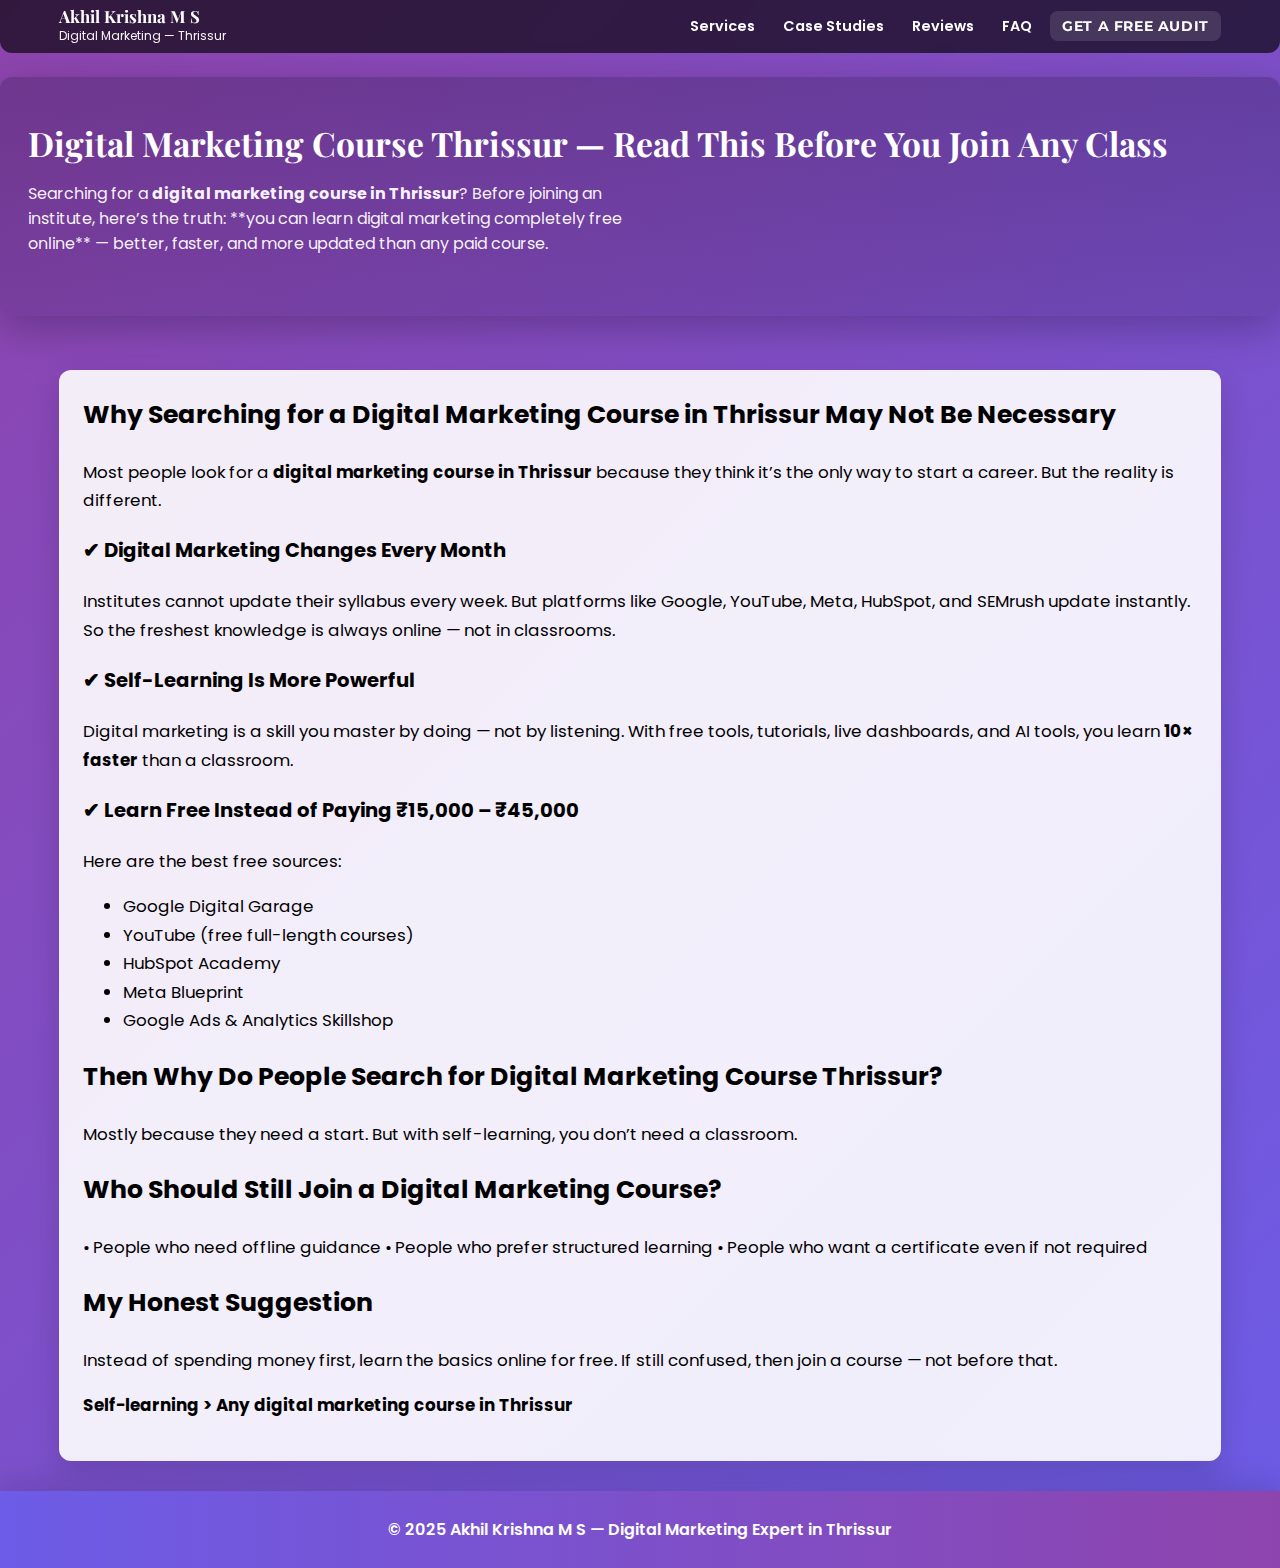
<file: course.html>
<!doctype html>
<html lang="en">
<head>
  <meta charset="utf-8">
  <meta name="viewport" content="width=device-width, initial-scale=1">
  <title>Digital Marketing Course Thrissur – Self Learning Guide</title>
  <meta name="description" content="Looking for a digital marketing course in Thrissur? Here is why self-learning is better than joining any digital marketing course. Complete guide, resources, and Thrissur-specific insights.">

  <meta name="google-site-verification" content="1G1DBG5-NwQrggyDDghoTvEFEgyaD3jzliqKEpglb8U" />

<!-- Google tag (gtag.js) -->
<script async src="https://www.googletagmanager.com/gtag/js?id=G-FD2XTFP6DT"></script>
<script>
  window.dataLayer = window.dataLayer || [];
  function gtag(){dataLayer.push(arguments);}
  gtag('js', new Date());

  gtag('config', 'G-FD2XTFP6DT');
</script>

  <!-- Google Fonts -->
  <link href="https://fonts.googleapis.com/css2?family=Poppins:wght@300;400;500;600;700&family=Playfair+Display:wght@700&family=Montserrat:wght@600;700&display=swap" rel="stylesheet">

  <!-- Full Style (Copied Exactly From Your Index) -->
  <style>
    :root{
      --accent-1:#8e44ad;--accent-2:#6c5ce7;--muted:#f3f5fb;--white:#ffffff;
      --text-dark:#161616;--nav-alpha:0.64;--glass-blur:8px;--card-radius:12px;--gap:20px;
    }
    *{box-sizing:border-box}
    html{scroll-behavior:smooth}
    body{
      margin:0;font-family:'Poppins',sans-serif;
      background:linear-gradient(135deg,var(--accent-1),var(--accent-2));
      color:var(--text-dark);
      -webkit-font-smoothing:antialiased;
      -moz-osx-font-smoothing:grayscale;
    }
    .wrap{width:92%;max-width:1200px;margin:0 auto;padding:0 8px;}
    .site-header{position:sticky;top:0;z-index:1200;padding:8px 0;margin:0;}
    .site-header .nav-overlay{
      position:absolute;inset:0;
      background:linear-gradient(180deg,rgba(0,0,0,var(--nav-alpha)),rgba(0,0,0,var(--nav-alpha)));
      backdrop-filter:blur(var(--glass-blur));pointer-events:none;
      border-bottom-left-radius:12px;border-bottom-right-radius:12px;
    }
    .nav-inner{position:relative;display:flex;align-items:center;justify-content:space-between;gap:12px;}
    .brand-link{display:flex;flex-direction:column;gap:2px;color:#fff;text-decoration:none}
    .brand-title{font-family:'Playfair Display',serif;font-size:1.05rem;font-weight:700;line-height:1}
    .brand-sub{font-size:.75rem;opacity:.95}
    .main-nav{display:flex;gap:8px;align-items:center}
    .nav-link{
      color:#fff;font-weight:600;font-size:.9rem;padding:6px 10px;border-radius:8px;
      display:inline-block;position:relative;text-decoration:none;
    }
    .nav-link:hover{background:rgba(255,255,255,0.06)}
    .nav-link::after{
      content:'';position:absolute;left:10%;right:10%;bottom:6px;height:2px;
      background:transparent;transform:scaleX(0);transform-origin:left;
      transition:transform .26s ease,background .26s ease;
    }
    .nav-link:hover::after{transform:scaleX(1);background:linear-gradient(90deg,var(--muted),#fff);}
    .nav-link.cta{background:rgba(255,255,255,0.12);padding:6px 12px;font-family:'Montserrat',sans-serif;text-transform:uppercase;letter-spacing:.6px;font-weight:700}

    .hero{border-radius:var(--card-radius);margin:24px 0;box-shadow:0 12px 40px rgba(5,5,10,0.25);overflow:hidden;
      background-image:linear-gradient(180deg,rgba(20,12,40,0.25),rgba(20,12,40,0.15)),url('https://images.pexels.com/photos/3184298/pexels-photo-3184298.jpeg');
      background-size:cover;background-position:center;
    }
    .hero-inner{display:flex;gap:20px;align-items:center;justify-content:space-between;padding:44px 28px;flex-wrap:wrap}
    .hero h1{font-family:'Playfair Display',serif;font-size:2.1rem;margin:0 0 12px;color:#fff}
    .hero-lead{color:rgba(255,255,255,0.95);max-width:640px}
    .hero-cta{display:inline-block;background:var(--white);color:var(--accent-2);padding:10px 18px;border-radius:8px;font-weight:700;text-decoration:none}

    .content-section{padding:30px 0;color:#fff}
    .content-box{
      background:rgba(255,255,255,0.9);padding:24px;border-radius:12px;color:#000;
      box-shadow:0 12px 30px rgba(0,0,0,0.15);line-height:1.7;font-size:1.05rem;
    }

    footer{
      padding:26px 0;text-align:center;background:linear-gradient(90deg,var(--accent-2),var(--accent-1));
      box-shadow:0 -8px 30px rgba(11,11,30,0.15);color:#fff;font-weight:600;
    }

    @media(max-width:900px){
      .hero-inner{padding:30px 16px}
      .hero h1{font-size:1.6rem}
      .wrap{width:95%}
    }
  </style>
</head>

<body>

<!-- NAV -->
<header class="site-header fade-in">
  <div class="nav-overlay"></div>
  <div class="wrap nav-inner">
    <a class="brand-link" href="index.html#home">
      <span class="brand-title">Akhil Krishna M S</span>
      <span class="brand-sub">Digital Marketing — Thrissur</span>
    </a>
    <nav class="main-nav">
      <a class="nav-link" href="index.html#services">Services</a>
      <a class="nav-link" href="index.html#case-studies">Case Studies</a>
      <a class="nav-link" href="index.html#reviews">Reviews</a>
      <a class="nav-link" href="index.html#faq">FAQ</a>
      <a class="nav-link cta" href="index.html#contact">Get a Free Audit</a>
    </nav>
  </div>
</header>

<!-- HERO -->
<section class="hero fade-in">
  <div class="hero-inner">
    <div>
      <h1>Digital Marketing Course Thrissur — Read This Before You Join Any Class</h1>
      <p class="hero-lead">
        Searching for a <strong>digital marketing course in Thrissur</strong>?  
        Before joining an institute, here’s the truth:  
        **you can learn digital marketing completely free online** — better, faster, and more updated than any paid course.
      </p>
    </div>
  </div>
</section>

<!-- CONTENT -->
<section class="content-section">
  <div class="wrap">
    <div class="content-box">
      <h2 style="margin-top:0;">Why Searching for a Digital Marketing Course in Thrissur May Not Be Necessary</h2>
      <p>
        Most people look for a <b>digital marketing course in Thrissur</b> because they think it’s the only way to start a career.  
        But the reality is different.
      </p>

      <h3>✔ Digital Marketing Changes Every Month</h3>
      <p>
        Institutes cannot update their syllabus every week.  
        But platforms like Google, YouTube, Meta, HubSpot, and SEMrush update instantly.  
        So the freshest knowledge is always online — not in classrooms.
      </p>

      <h3>✔ Self-Learning Is More Powerful</h3>
      <p>
        Digital marketing is a skill you master by doing — not by listening.  
        With free tools, tutorials, live dashboards, and AI tools, you learn <b>10× faster</b> than a classroom.
      </p>

      <h3>✔ Learn Free Instead of Paying ₹15,000 – ₹45,000</h3>
      <p>Here are the best free sources:</p>
      <ul>
        <li>Google Digital Garage</li>
        <li>YouTube (free full-length courses)</li>
        <li>HubSpot Academy</li>
        <li>Meta Blueprint</li>
        <li>Google Ads & Analytics Skillshop</li>
      </ul>

      <h2>Then Why Do People Search for Digital Marketing Course Thrissur?</h2>
      <p>
        Mostly because they need a start.  
        But with self-learning, you don’t need a classroom.  
      </p>

      <h2>Who Should Still Join a Digital Marketing Course?</h2>
      <p>
        • People who need offline guidance  
        • People who prefer structured learning  
        • People who want a certificate even if not required  
      </p>

      <h2>My Honest Suggestion</h2>
      <p>
        Instead of spending money first, learn the basics online for free.  
        If still confused, then join a course — not before that.
      </p>

      <p><b>Self-learning > Any digital marketing course in Thrissur</b></p>
    </div>
  </div>
</section>

<!-- FOOTER -->
<footer>
  © 2025 Akhil Krishna M S — Digital Marketing Expert in Thrissur
</footer>

</body>
</html>
</file>
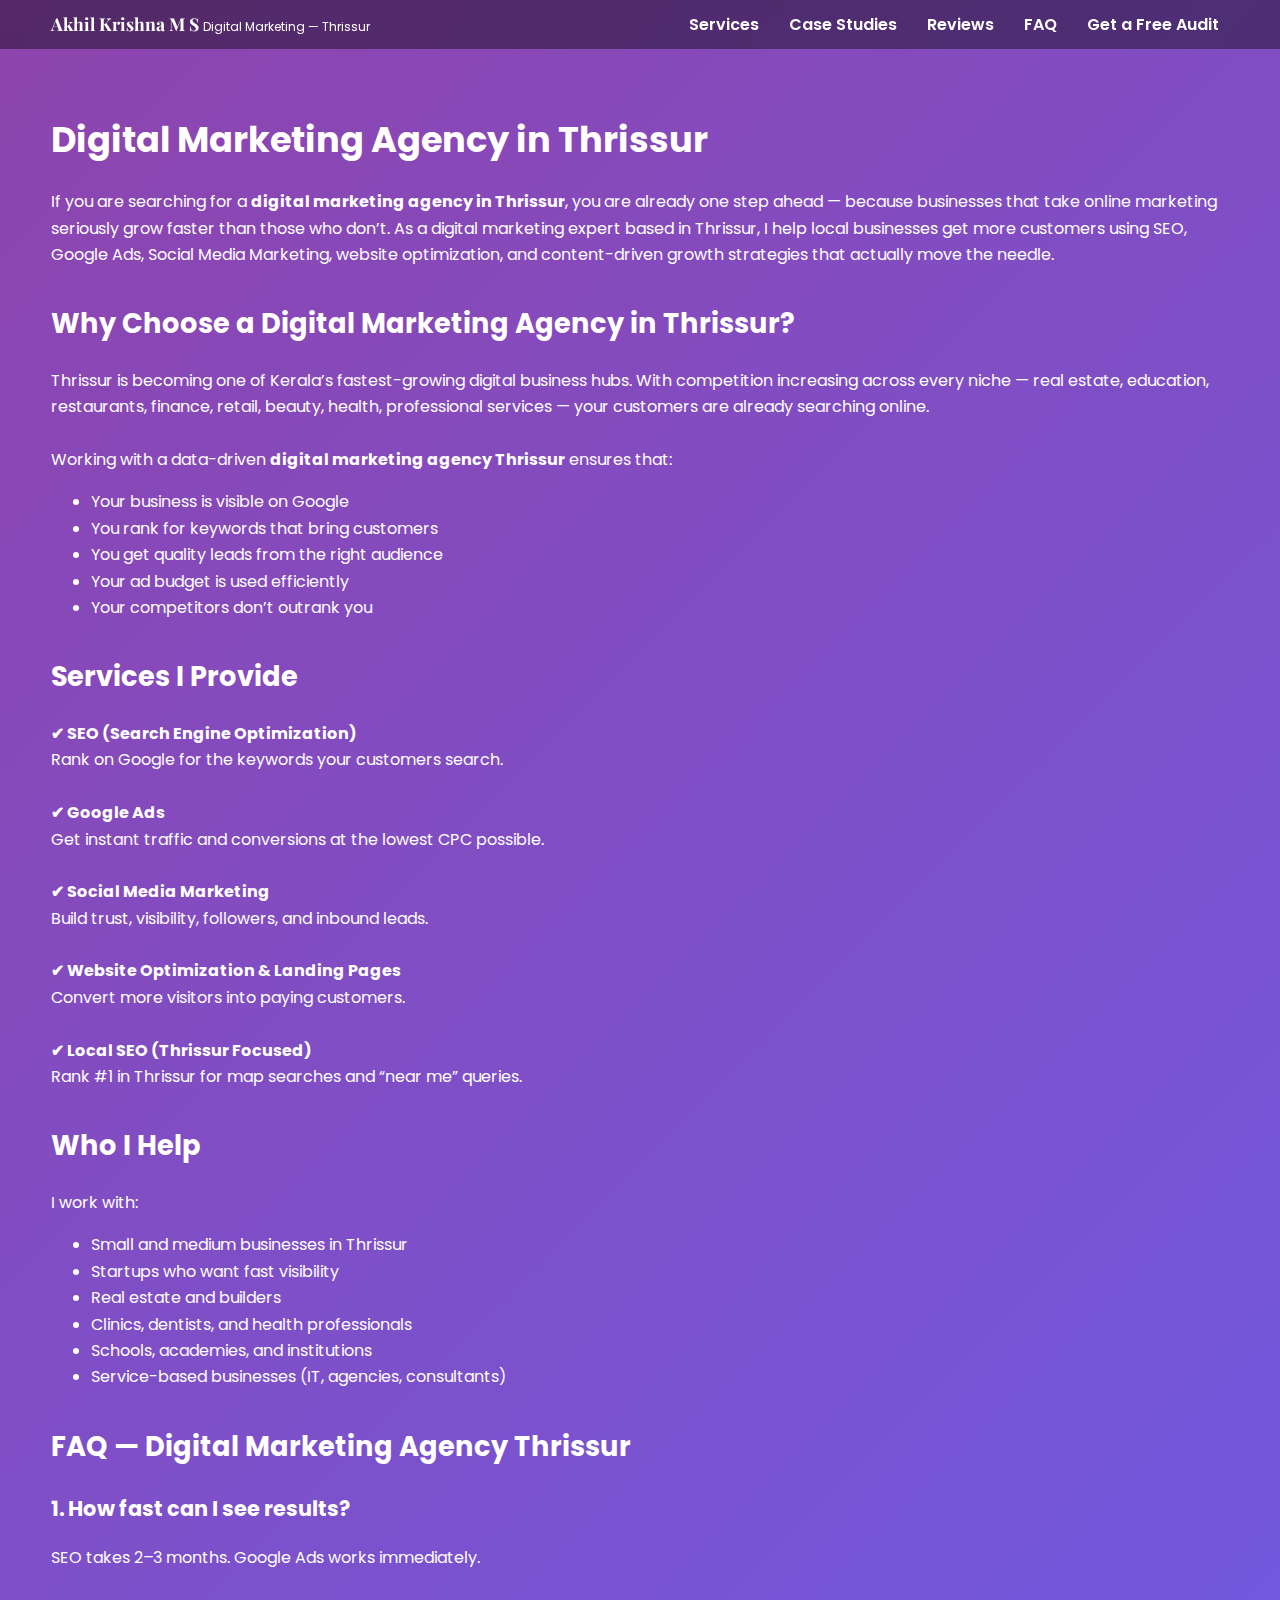
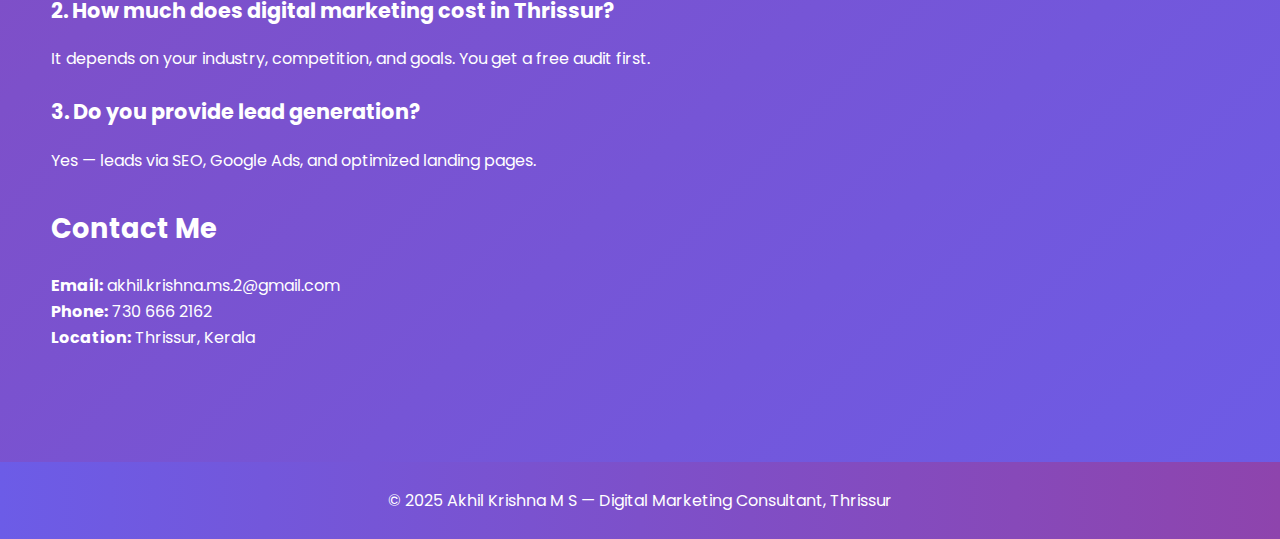
<file: digital-marketing-agency-thrissur.html>
<!doctype html>
<html lang="en">
<head>
<meta charset="utf-8">
<meta name="viewport" content="width=device-width,initial-scale=1">

<meta name="google-site-verification" content="1G1DBG5-NwQrggyDDghoTvEFEgyaD3jzliqKEpglb8U" />

<!-- Google tag (gtag.js) -->
<script async src="https://www.googletagmanager.com/gtag/js?id=G-FD2XTFP6DT"></script>
<script>
  window.dataLayer = window.dataLayer || [];
  function gtag(){dataLayer.push(arguments);}
  gtag('js', new Date());

  gtag('config', 'G-FD2XTFP6DT');
</script>

<title>Digital Marketing Agency Thrissur | Best Online Marketing Services</title>
<meta name="description" content="Looking for the best digital marketing agency in Thrissur? I help businesses grow through SEO, Google Ads, Social Media Marketing, and high-converting websites. Get a free audit today.">
<meta name="keywords" content="digital marketing agency thrissur, online marketing thrissur, seo thrissur, google ads thrissur, social media marketing thrissur">

<link href="https://fonts.googleapis.com/css2?family=Playfair+Display:wght@700&family=Poppins:wght@400;600;700&family=Montserrat:wght@500;700&display=swap" rel="stylesheet">

<style>
/* -------------------------------------------
   ORIGINAL STYLE (100% yours — unchanged)
-------------------------------------------- */
:root{
  --accent-1:#8e44ad; 
  --accent-2:#6c5ce7; 
  --white:#fff; 
  --nav-alpha:0.58;
  --card-radius:12px; 
  --text:#111;
}
body{
  margin:0;
  font-family:'Poppins',sans-serif;
  background:linear-gradient(135deg,var(--accent-1),var(--accent-2));
  color:#111;
}
a{text-decoration:none;color:inherit}
.wrap{width:92%;max-width:1200px;margin:auto}

/* NAV */
.site-header{position:sticky;top:0;z-index:1200;padding:6px 0}
.nav-overlay{position:absolute;inset:0;background:rgba(0,0,0,.4);backdrop-filter:blur(8px)}
.nav-inner{position:relative;display:flex;align-items:center;justify-content:space-between}
.brand-link{color:white}
.brand-title{font-family:'Playfair Display',serif;font-size:1.1rem;font-weight:700}
.brand-sub{font-size:0.75rem;color:white}
.main-nav{display:flex;gap:10px}
.nav-link{color:white;font-weight:600;padding:6px 10px;border-radius:8px}

/* FOOTER */
footer{
  padding:26px 0;
  text-align:center;
  background:linear-gradient(90deg,var(--accent-2),var(--accent-1));
  color:white;margin-top:40px
}

/* -------------------------------------------
   SEO Helper Classes (no visual changes)
-------------------------------------------- */
.seo-section{}
.content-block{margin-bottom:30px;line-height:1.65;color:white}
.h2{font-size:1.7rem;margin-top:35px}
.h3{font-size:1.3rem;margin-top:25px}
.highlight{font-weight:700;color:#fff}
.faq-item{margin:22px 0}
</style>
</head>

<body>

<header class="site-header">
  <div class="nav-overlay"></div>
  <div class="wrap nav-inner">
    <a class="brand-link" href="/">
      <span class="brand-title">Akhil Krishna M S</span>
      <span class="brand-sub">Digital Marketing — Thrissur</span>
    </a>

    <nav class="main-nav">
      <a class="nav-link" href="/#services">Services</a>
      <a class="nav-link" href="/#case-studies">Case Studies</a>
      <a class="nav-link" href="/#reviews">Reviews</a>
      <a class="nav-link" href="/#faq">FAQ</a>
      <a class="nav-link" href="/#contact">Get a Free Audit</a>
    </nav>
  </div>
</header>

<section class="wrap seo-section" style="padding:40px 0;color:white">
  
  <h1 style="font-size:2.2rem;color:white;">Digital Marketing Agency in Thrissur</h1>

  <div class="content-block">
    If you are searching for a <span class="highlight">digital marketing agency in Thrissur</span>, you are already one step ahead — because businesses that take online marketing seriously grow faster than those who don’t. As a digital marketing expert based in Thrissur, I help local businesses get more customers using SEO, Google Ads, Social Media Marketing, website optimization, and content-driven growth strategies that actually move the needle.
  </div>

  <h2 class="h2">Why Choose a Digital Marketing Agency in Thrissur?</h2>
  <div class="content-block">
    Thrissur is becoming one of Kerala’s fastest-growing digital business hubs. With competition increasing across every niche — real estate, education, restaurants, finance, retail, beauty, health, professional services — your customers are already searching online.  
    <br><br>
    Working with a data-driven <b>digital marketing agency Thrissur</b> ensures that:
    <ul>
      <li>Your business is visible on Google</li>
      <li>You rank for keywords that bring customers</li>
      <li>You get quality leads from the right audience</li>
      <li>Your ad budget is used efficiently</li>
      <li>Your competitors don’t outrank you</li>
    </ul>
  </div>

  <h2 class="h2">Services I Provide</h2>
  <div class="content-block">
    <b>✔ SEO (Search Engine Optimization)</b><br>
    Rank on Google for the keywords your customers search.
    <br><br>
    <b>✔ Google Ads</b><br>
    Get instant traffic and conversions at the lowest CPC possible.
    <br><br>
    <b>✔ Social Media Marketing</b><br>
    Build trust, visibility, followers, and inbound leads.
    <br><br>
    <b>✔ Website Optimization & Landing Pages</b><br>
    Convert more visitors into paying customers.
    <br><br>
    <b>✔ Local SEO (Thrissur Focused)</b><br>
    Rank #1 in Thrissur for map searches and “near me” queries.
  </div>

  <h2 class="h2">Who I Help</h2>
  <div class="content-block">
    I work with:
    <ul>
      <li>Small and medium businesses in Thrissur</li>
      <li>Startups who want fast visibility</li>
      <li>Real estate and builders</li>
      <li>Clinics, dentists, and health professionals</li>
      <li>Schools, academies, and institutions</li>
      <li>Service-based businesses (IT, agencies, consultants)</li>
    </ul>
  </div>

  <h2 class="h2">FAQ — Digital Marketing Agency Thrissur</h2>
  <div class="faq-item">
    <h3 class="h3">1. How fast can I see results?</h3>
    SEO takes 2–3 months. Google Ads works immediately.
  </div>
  <div class="faq-item">
    <h3 class="h3">2. How much does digital marketing cost in Thrissur?</h3>
    It depends on your industry, competition, and goals. You get a free audit first.
  </div>
  <div class="faq-item">
    <h3 class="h3">3. Do you provide lead generation?</h3>
    Yes — leads via SEO, Google Ads, and optimized landing pages.
  </div>

  <h2 class="h2">Contact Me</h2>
  <div class="content-block">
    <b>Email:</b> <a href="mailto:akhil.krishna.ms.2@gmail.com" style="color:white;">akhil.krishna.ms.2@gmail.com</a><br>
    <b>Phone:</b> <a href="tel:7306662162" style="color:white;">730 666 2162</a><br>
    <b>Location:</b> Thrissur, Kerala
  </div>

</section>

<footer>
  © 2025 Akhil Krishna M S — Digital Marketing Consultant, Thrissur
</footer>

</body>
</html>
</file>
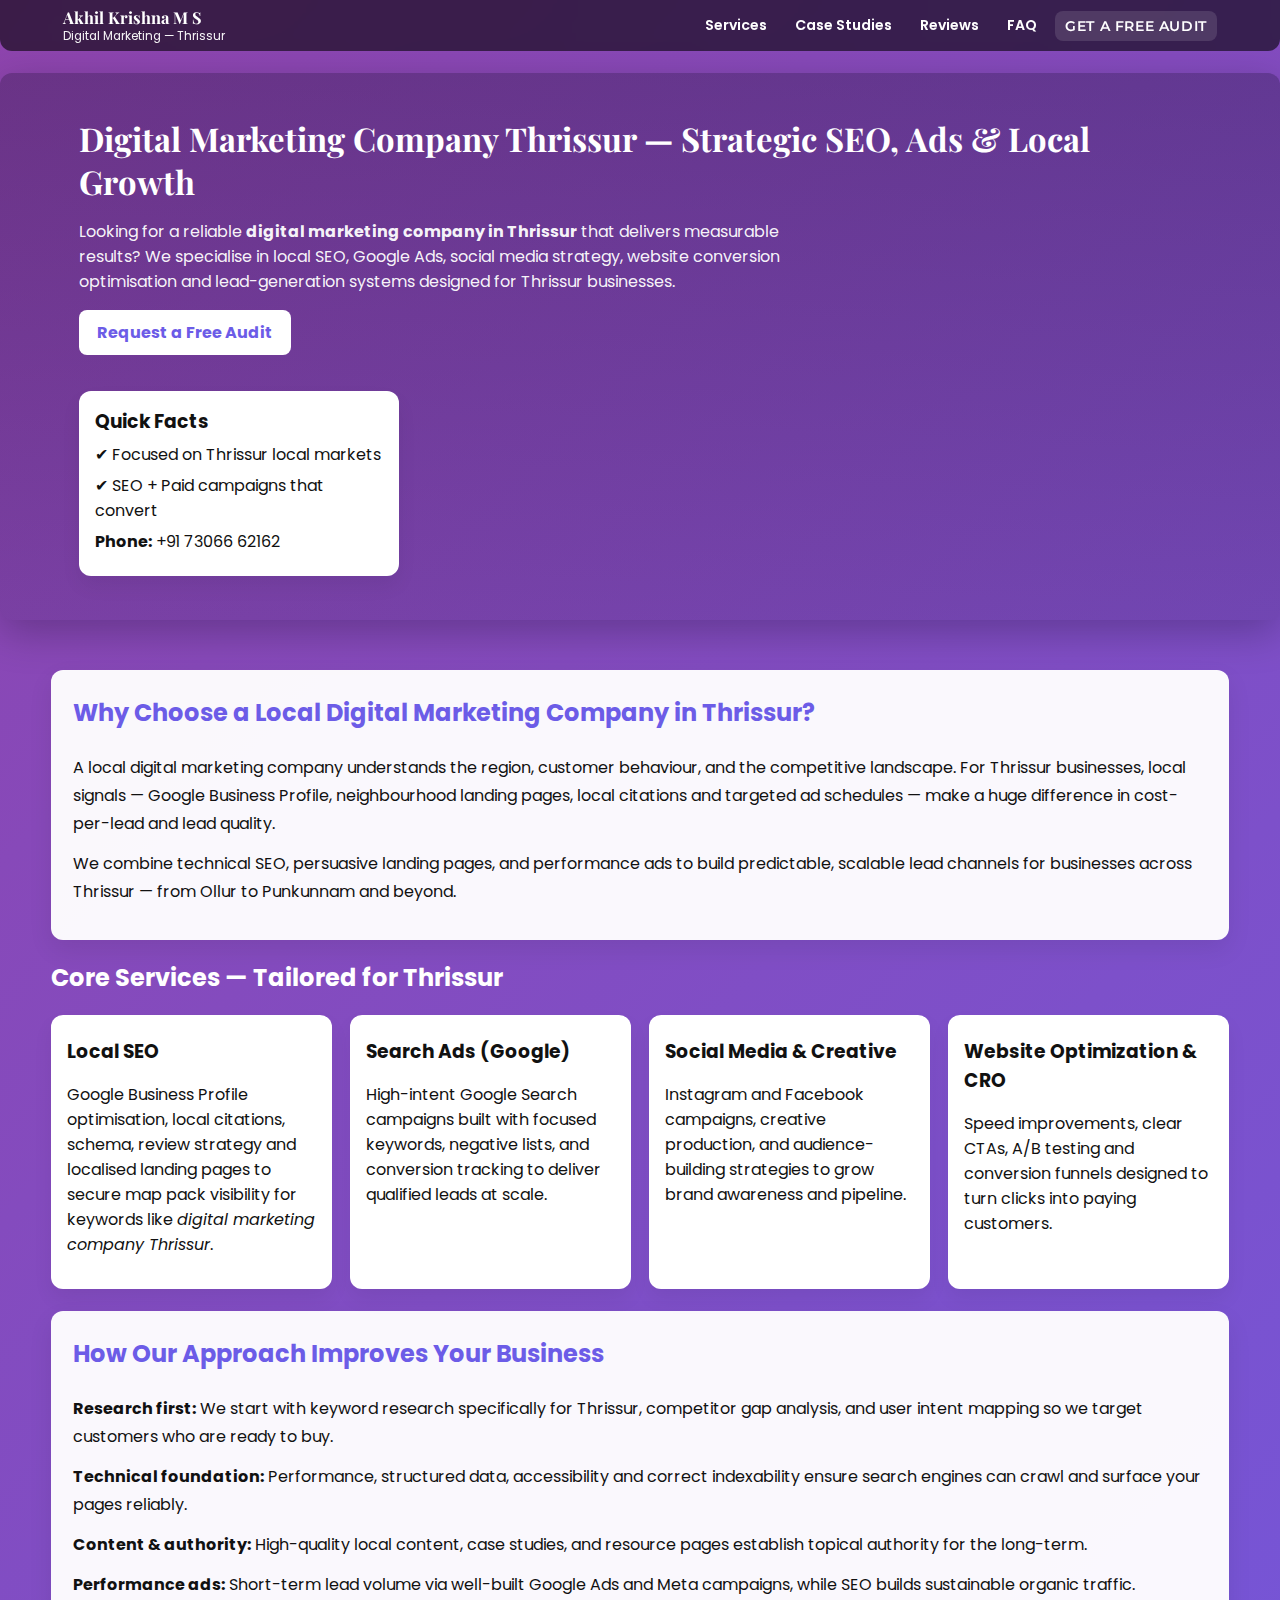
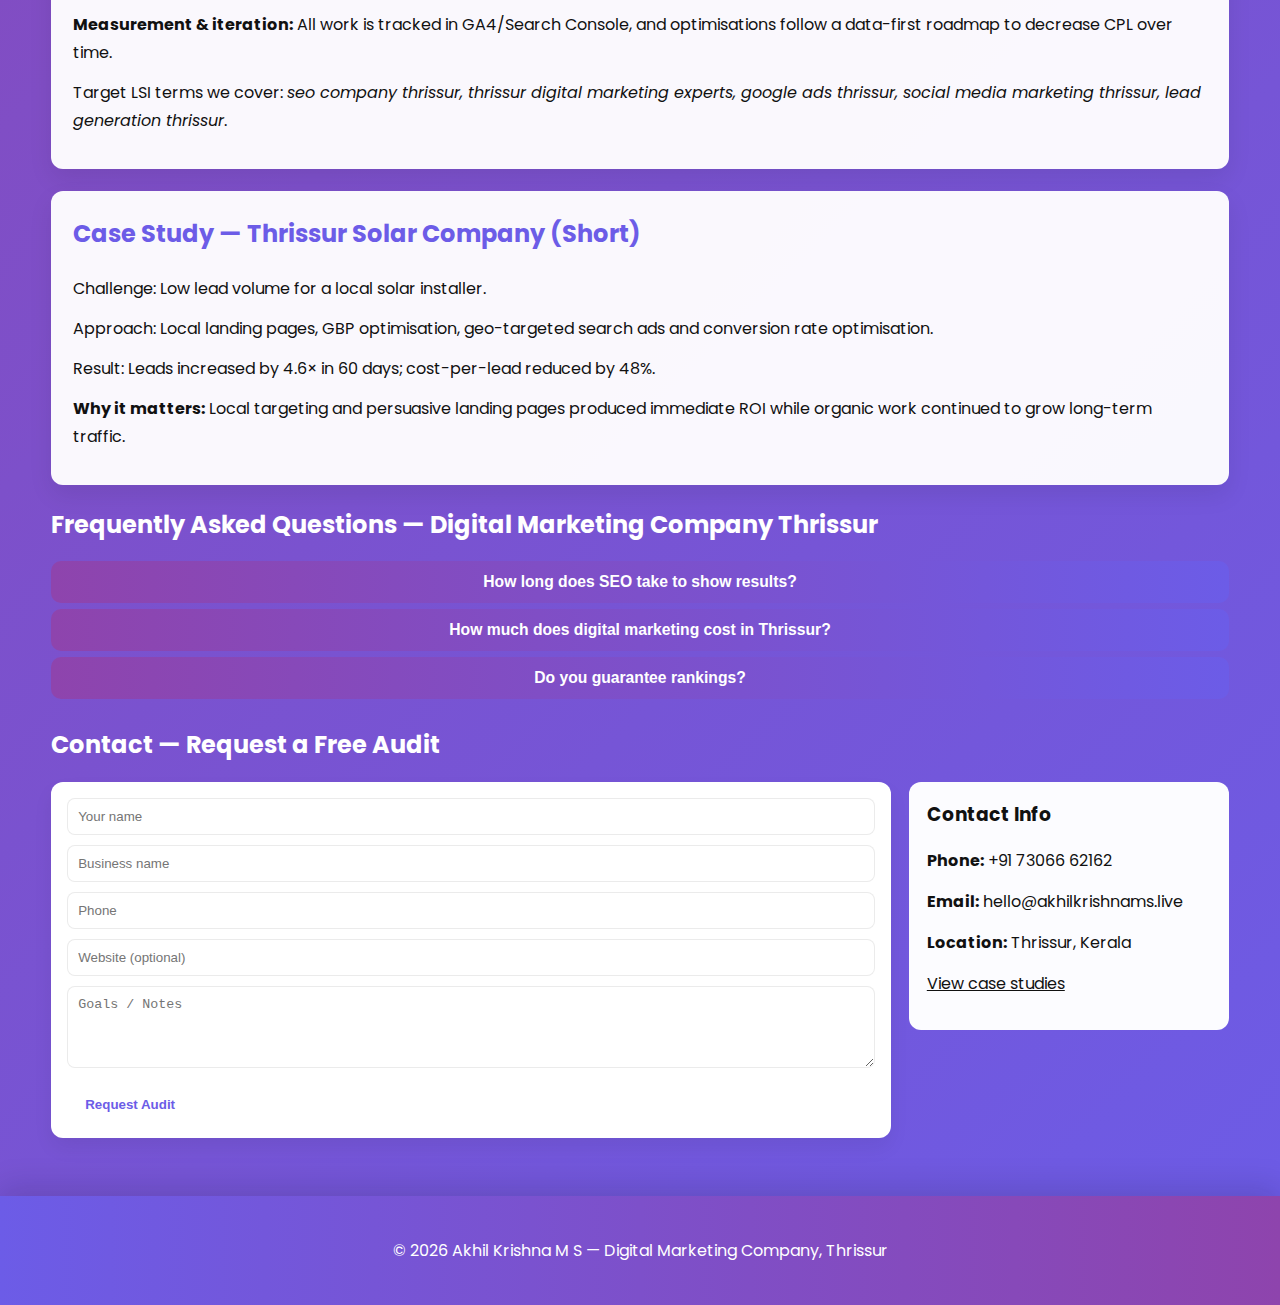
<file: digital-marketing-company-thrissur.html>
<!doctype html>
<html lang="en">
<head>
<meta charset="utf-8">
<meta name="viewport" content="width=device-width,initial-scale=1">
<meta name="google-site-verification" content="1G1DBG5-NwQrggyDDghoTvEFEgyaD3jzliqKEpglb8U" />

<!-- Google tag (gtag.js) -->
<script async src="https://www.googletagmanager.com/gtag/js?id=G-FD2XTFP6DT"></script>
<script>
  window.dataLayer = window.dataLayer || [];
  function gtag(){dataLayer.push(arguments);}
  gtag('js', new Date());

  gtag('config', 'G-FD2XTFP6DT');
</script>

<title>Digital Marketing Company Thrissur — Result-Driven SEO & Paid Media</title>
<meta name="description" content="Digital marketing company Thrissur — SEO, Google Ads, social media, website optimisation and lead generation tailored for Thrissur businesses. Free audit & local expertise.">
<meta name="keywords" content="digital marketing company thrissur, digital marketing thrissur, seo company thrissur, google ads thrissur, social media marketing thrissur">
<link rel="canonical" href="https://akhilkrishnams.live/digital-marketing-company-thrissur.html">
<meta name="robots" content="index,follow">


<!-- Open Graph -->
<meta property="og:title" content="Digital Marketing Company Thrissur — Result-Driven SEO & Paid Media">
<meta property="og:description" content="Top digital marketing company in Thrissur providing SEO, Google Ads, social media, and website optimisation to help local businesses grow.">
<meta property="og:type" content="website">
<meta property="og:url" content="https://akhilkrishnams.live/digital-marketing-company-thrissur.html">
<meta property="og:image" content="https://images.pexels.com/photos/3184298/pexels-photo-3184298.jpeg">

<!-- Preconnect / Preload -->
<link rel="preconnect" href="https://fonts.gstatic.com" crossorigin>
<link rel="preconnect" href="https://fonts.googleapis.com">
<link href="https://fonts.googleapis.com/css2?family=Playfair+Display:wght@700&family=Poppins:wght@400;600;700&family=Montserrat:wght@500;700&display=swap" rel="stylesheet">
<link rel="preload" as="image" href="https://images.pexels.com/photos/3184298/pexels-photo-3184298.jpeg">

<!-- LocalBusiness JSON-LD -->
<script type="application/ld+json">
{
  "@context":"https://schema.org",
  "@type":"LocalBusiness",
  "name":"Akhil Krishna M S",
  "image":"https://images.pexels.com/photos/3184298/pexels-photo-3184298.jpeg",
  "telephone":"+91-7306662162",
  "url":"https://akhilkrishnams.live",
  "address":{
    "@type":"PostalAddress",
    "streetAddress":"Thrissur (Office)",
    "addressLocality":"Thrissur",
    "addressRegion":"Kerala",
    "postalCode":"680XXX",
    "addressCountry":"IN"
  },
  "sameAs":[
    "https://www.facebook.com/yourpage",
    "https://www.linkedin.com/in/yourprofile"
  ],
  "priceRange":"₹₹",
  "description":"Performance-driven digital marketing company in Thrissur offering SEO, Google Ads, social media and website optimisation to grow local businesses."
}
</script>

<!-- Breadcrumb JSON-LD -->
<script type="application/ld+json">
{
  "@context":"https://schema.org",
  "@type":"BreadcrumbList",
  "itemListElement":[
    {"@type":"ListItem","position":1,"name":"Home","item":"https://akhilkrishnams.live/"},
    {"@type":"ListItem","position":2,"name":"Digital Marketing Company Thrissur","item":"https://akhilkrishnams.live/digital-marketing-company-thrissur.html"}
  ]
}
</script>

<!-- Styles (matches your site look & navbar/footer) -->
<style>
:root{
  --accent-1:#8e44ad; --accent-2:#6c5ce7; --white:#fff; --nav-alpha:0.58;
  --card-radius:12px; --text:#111;
}
*{box-sizing:border-box}
html{scroll-behavior:smooth}
body{
  margin:0;font-family:'Poppins',sans-serif;
  background:linear-gradient(135deg,var(--accent-1),var(--accent-2));color:var(--white);
  -webkit-font-smoothing:antialiased;-moz-osx-font-smoothing:grayscale;
}
a{color:inherit;text-decoration:none}
.wrap{width:92%;max-width:1200px;margin:0 auto;padding:0 12px}

/* NAV */
.site-header{position:sticky;top:0;z-index:1200;padding:6px 0}
.site-header .nav-overlay{position:absolute;inset:0;background:linear-gradient(180deg,rgba(0,0,0,var(--nav-alpha)),rgba(0,0,0,var(--nav-alpha)));backdrop-filter:blur(8px);pointer-events:none;border-bottom-left-radius:12px;border-bottom-right-radius:12px}
.nav-inner{position:relative;display:flex;align-items:center;justify-content:space-between;gap:12px}
.brand-link{display:flex;flex-direction:column;color:var(--white)}
.brand-title{font-family:'Playfair Display',serif;font-size:1.02rem;font-weight:700}
.brand-sub{font-size:0.74rem;opacity:0.95}
.main-nav{display:flex;gap:8px;align-items:center}
.nav-link{color:var(--white);font-weight:600;font-size:0.88rem;padding:6px 10px;border-radius:8px;position:relative}
.nav-link:hover{background:rgba(255,255,255,0.06)}
.nav-link.cta{background:rgba(255,255,255,0.12);font-family:'Montserrat',sans-serif;text-transform:uppercase;letter-spacing:0.6px}

/* HERO */
.hero{border-radius:var(--card-radius);margin:22px 0;box-shadow:0 12px 40px rgba(5,5,10,0.25);overflow:hidden;
  background-image:linear-gradient(180deg,rgba(12,6,30,0.28),rgba(12,6,30,0.12)),url('https://images.pexels.com/photos/3184298/pexels-photo-3184298.jpeg');
  background-size:cover;background-position:center}
.hero-inner{display:flex;gap:20px;align-items:center;justify-content:space-between;padding:44px 28px;flex-wrap:wrap}
.hero h1{font-family:'Playfair Display',serif;font-size:2.05rem;margin:0;color:#fff}
.hero-lead{color:rgba(255,255,255,0.96);max-width:720px}
.hero-cta{display:inline-block;background:var(--white);color:var(--accent-2);padding:10px 18px;border-radius:8px;font-weight:700}

/* CONTENT */
.section{padding:0}
.wrap.content{padding:28px 0}
.content-card{background:rgba(255,255,255,0.96);color:var(--text);padding:22px;border-radius:12px;box-shadow:0 10px 25px rgba(0,0,0,0.08);line-height:1.75}
.content-card h2{color:var(--accent-2);margin-top:0}
.content-card p{margin:0 0 12px}

/* GRID / LISTS */
.services-grid{display:grid;grid-template-columns:repeat(auto-fit,minmax(240px,1fr));gap:18px;margin-top:12px}
.card{background:var(--white);border-radius:var(--card-radius);padding:16px;box-shadow:0 10px 20px rgba(0,0,0,0.06);color:var(--text)}
.card h3{margin:6px 0}

/* FAQ */
.faq{margin-top:18px}
.faq-question{width:100%;border-radius:10px;padding:12px 14px;border:none;background:linear-gradient(90deg,var(--accent-1),var(--accent-2));color:#fff;font-weight:700;font-size:0.98rem;cursor:pointer;margin-bottom:6px}
.faq-answer{display:none;padding:12px;border-radius:8px;background:rgba(255,255,255,0.95);color:var(--text);margin-bottom:12px}

/* CONTACT GRID */
.contact-grid{display:grid;grid-template-columns:1fr 320px;gap:18px;align-items:start;margin-top:18px}
.contact-info{background:rgba(255,255,255,0.98);padding:18px;border-radius:12px;color:var(--text)}

/* FOOTER */
footer{padding:26px 0;text-align:center;background:linear-gradient(90deg,var(--accent-2),var(--accent-1));box-shadow:0 -8px 30px rgba(11,11,30,0.15);color:#fff;margin-top:30px}

/* RESPONSIVE */
@media(max-width:900px){
  .hero-inner{padding:30px 16px}
  .hero h1{font-size:1.6rem}
  .wrap{width:95%}
  .contact-grid{grid-template-columns:1fr}
}
</style>
</head>
<body>

<!-- NAV -->
<header class="site-header">
  <div class="nav-overlay" aria-hidden="true"></div>
  <div class="wrap nav-inner">
    <a class="brand-link" href="index.html#home">
      <span class="brand-title">Akhil Krishna M S</span>
      <span class="brand-sub">Digital Marketing — Thrissur</span>
    </a>

    <nav class="main-nav" aria-label="Main navigation">
      <a class="nav-link" href="index.html#services">Services</a>
      <a class="nav-link" href="index.html#case-studies">Case Studies</a>
      <a class="nav-link" href="index.html#reviews">Reviews</a>
      <a class="nav-link" href="index.html#faq">FAQ</a>
      <a class="nav-link cta" href="index.html#contact">Get a Free Audit</a>
    </nav>
  </div>
</header>

<!-- HERO -->
<section class="hero" aria-labelledby="hero-title">
  <div class="wrap hero-inner">
    <div>
      <h1 id="hero-title">Digital Marketing Company Thrissur — Strategic SEO, Ads & Local Growth</h1>
      <p class="hero-lead">
        Looking for a reliable <strong>digital marketing company in Thrissur</strong> that delivers measurable results? 
        We specialise in local SEO, Google Ads, social media strategy, website conversion optimisation and lead-generation systems designed for Thrissur businesses.
      </p>
      <p><a class="hero-cta" href="#contact">Request a Free Audit</a></p>
    </div>

    <aside class="card hero-card" aria-hidden="false" style="max-width:320px">
      <h3 style="margin-top:0">Quick Facts</h3>
      <p style="margin:6px 0">✔ Focused on Thrissur local markets</p>
      <p style="margin:6px 0">✔ SEO + Paid campaigns that convert</p>
      <p style="margin:6px 0"><strong>Phone:</strong> <a href="tel:+917306662162">+91 73066 62162</a></p>
    </aside>
  </div>
</section>

<!-- MAIN CONTENT -->
<main class="wrap content" id="main-content">

  <!-- Overview / Value -->
  <div class="content-card" role="article" aria-labelledby="overview-title">
    <h2 id="overview-title">Why Choose a Local Digital Marketing Company in Thrissur?</h2>
    <p>
      A local digital marketing company understands the region, customer behaviour, and the competitive landscape. 
      For Thrissur businesses, local signals — Google Business Profile, neighbourhood landing pages, local citations and targeted ad schedules — make a huge difference in cost-per-lead and lead quality.
    </p>
    <p>
      We combine technical SEO, persuasive landing pages, and performance ads to build predictable, scalable lead channels for businesses across Thrissur — from Ollur to Punkunnam and beyond.
    </p>
  </div>

  <!-- Services -->
  <section aria-labelledby="services-title" style="margin-top:18px">
    <h2 id="services-title" style="color:#fff">Core Services — Tailored for Thrissur</h2>
    <div class="services-grid">
      <article class="card" aria-labelledby="s1">
        <h3 id="s1">Local SEO</h3>
        <p>Google Business Profile optimisation, local citations, schema, review strategy and localised landing pages to secure map pack visibility for keywords like <em>digital marketing company Thrissur</em>.</p>
      </article>

      <article class="card" aria-labelledby="s2">
        <h3 id="s2">Search Ads (Google)</h3>
        <p>High-intent Google Search campaigns built with focused keywords, negative lists, and conversion tracking to deliver qualified leads at scale.</p>
      </article>

      <article class="card" aria-labelledby="s3">
        <h3 id="s3">Social Media & Creative</h3>
        <p>Instagram and Facebook campaigns, creative production, and audience-building strategies to grow brand awareness and pipeline.</p>
      </article>

      <article class="card" aria-labelledby="s4">
        <h3 id="s4">Website Optimization & CRO</h3>
        <p>Speed improvements, clear CTAs, A/B testing and conversion funnels designed to turn clicks into paying customers.</p>
      </article>
    </div>
  </section>

  <!-- Deep content / keywords -->
  <section style="margin-top:22px">
    <div class="content-card" role="presentation">
      <h2 style="color:var(--accent-2)">How Our Approach Improves Your Business</h2>

      <p><strong>Research first:</strong> We start with keyword research specifically for Thrissur, competitor gap analysis, and user intent mapping so we target customers who are ready to buy.</p>

      <p><strong>Technical foundation:</strong> Performance, structured data, accessibility and correct indexability ensure search engines can crawl and surface your pages reliably.</p>

      <p><strong>Content & authority:</strong> High-quality local content, case studies, and resource pages establish topical authority for the long-term.</p>

      <p><strong>Performance ads:</strong> Short-term lead volume via well-built Google Ads and Meta campaigns, while SEO builds sustainable organic traffic.</p>

      <p><strong>Measurement & iteration:</strong> All work is tracked in GA4/Search Console, and optimisations follow a data-first roadmap to decrease CPL over time.</p>

      <p>
        Target LSI terms we cover: <em>seo company thrissur, thrissur digital marketing experts, google ads thrissur, social media marketing thrissur, lead generation thrissur</em>.
      </p>
    </div>
  </section>

  <!-- Case study snippet -->
  <section style="margin-top:22px">
    <div class="content-card" aria-labelledby="case-title">
      <h2 id="case-title">Case Study — Thrissur Solar Company (Short)</h2>
      <p>Challenge: Low lead volume for a local solar installer.</p>
      <p>Approach: Local landing pages, GBP optimisation, geo-targeted search ads and conversion rate optimisation.</p>
      <p>Result: Leads increased by 4.6× in 60 days; cost-per-lead reduced by 48%.</p>
      <p><strong>Why it matters:</strong> Local targeting and persuasive landing pages produced immediate ROI while organic work continued to grow long-term traffic.</p>
    </div>
  </section>

  <!-- FAQ visible + schema added below -->
  <section id="faq" style="margin-top:22px">
    <h2 style="color:#fff">Frequently Asked Questions — Digital Marketing Company Thrissur</h2>
    <div class="faq" aria-live="polite">
      <button class="faq-question" aria-expanded="false" onclick="toggleFAQ(this)">How long does SEO take to show results?</button>
      <div class="faq-answer">Most local businesses see measurable improvement within 3–4 months; competitive keywords may require 6–12 months.</div>

      <button class="faq-question" aria-expanded="false" onclick="toggleFAQ(this)">How much does digital marketing cost in Thrissur?</button>
      <div class="faq-answer">Packages vary by scope — local SEO and basic ad management usually start from ₹10,000–₹25,000/month. Custom quotes are provided after a free audit.</div>

      <button class="faq-question" aria-expanded="false" onclick="toggleFAQ(this)">Do you guarantee rankings?</button>
      <div class="faq-answer">No ethical agency can guarantee specific rankings. We guarantee best practices, continuous optimisation, and transparent reporting focused on outcomes.</div>
    </div>
  </section>

  <!-- Contact -->
  <section id="contact" style="margin-top:22px">
    <h2 style="color:#fff">Contact — Request a Free Audit</h2>
    <div class="contact-grid">
      <form class="card contact-form" action="/submit-form" method="post" aria-label="Request free audit form" style="padding:16px;">
        <input name="name" placeholder="Your name" required style="width:100%;padding:10px;border-radius:8px;border:1px solid rgba(0,0,0,0.08);margin-bottom:10px">
        <input name="business" placeholder="Business name" style="width:100%;padding:10px;border-radius:8px;border:1px solid rgba(0,0,0,0.08);margin-bottom:10px">
        <input name="phone" placeholder="Phone" style="width:100%;padding:10px;border-radius:8px;border:1px solid rgba(0,0,0,0.08);margin-bottom:10px">
        <input name="website" placeholder="Website (optional)" style="width:100%;padding:10px;border-radius:8px;border:1px solid rgba(0,0,0,0.08);margin-bottom:10px">
        <textarea name="message" placeholder="Goals / Notes" rows="4" style="width:100%;padding:10px;border-radius:8px;border:1px solid rgba(0,0,0,0.08);margin-bottom:12px"></textarea>
        <button class="hero-cta" type="submit" style="border:none;cursor:pointer">Request Audit</button>
      </form>

      <aside class="contact-info">
        <h3 style="margin-top:0">Contact Info</h3>
        <p><strong>Phone:</strong> <a href="tel:+917306662162">+91 73066 62162</a></p>
        <p><strong>Email:</strong> <a href="mailto:hello@akhilkrishnams.live">hello@akhilkrishnams.live</a></p>
        <p><strong>Location:</strong> Thrissur, Kerala</p>
        <p><a href="index.html#case-studies" style="text-decoration:underline">View case studies</a></p>
      </aside>
    </div>
  </section>

</main>

<!-- Footer -->
<footer>
  <div class="wrap">
    <p>© <span id="year"></span> Akhil Krishna M S — Digital Marketing Company, Thrissur</p>
  </div>
</footer>

<!-- FAQ schema (structured) -->
<script type="application/ld+json">
{
  "@context":"https://schema.org",
  "@type":"FAQPage",
  "mainEntity":[
    {
      "@type":"Question",
      "name":"How long does SEO take to show results?",
      "acceptedAnswer":{"@type":"Answer","text":"Most local businesses see measurable improvement within 3–4 months; competitive keywords may require 6–12 months."}
    },
    {
      "@type":"Question",
      "name":"How much does digital marketing cost in Thrissur?",
      "acceptedAnswer":{"@type":"Answer","text":"Packages vary by scope — local SEO and basic ad management usually start from ₹10,000–₹25,000/month. Custom quotes are provided after a free audit."}
    },
    {
      "@type":"Question",
      "name":"Do you guarantee rankings?",
      "acceptedAnswer":{"@type":"Answer","text":"No ethical agency can guarantee specific rankings. We guarantee best practices, continuous optimisation, and transparent reporting focused on outcomes."}
    }
  ]
}
</script>

<script>
// Small UI + accessibility helpers
document.getElementById('year').textContent = new Date().getFullYear();

function toggleFAQ(btn){
  const ans = btn.nextElementSibling;
  if(!ans) return;
  const open = ans.style.display === 'block';
  if(open){
    ans.style.display = 'none';
    btn.setAttribute('aria-expanded','false');
  } else {
    ans.style.display = 'block';
    btn.setAttribute('aria-expanded','true');
    // ensure scroll into view on small screens
    setTimeout(()=> ans.scrollIntoView({behavior:'smooth', block:'center'}), 120);
  }
}

// Accessibility: ensure internal anchor scroll offset accounts for sticky header
document.querySelectorAll('a[href^="index.html#"], a[href^="#"]').forEach(a=>{
  a.addEventListener('click', function(e){
    const href = this.getAttribute('href');
    if(!href) return;
    const id = href.split('#')[1];
    if(!id) return;
    const el = document.getElementById(id);
    if(!el) return;
    e.preventDefault();
    const top = el.getBoundingClientRect().top + window.pageYOffset - (document.querySelector('.site-header')?.offsetHeight || 72) - 8;
    window.scrollTo({top, behavior:'smooth'});
    history.replaceState(null, '', (href.indexOf('index.html') === 0 ? href : '#'+id));
  });
});
</script>

</body>
</html>
</file>
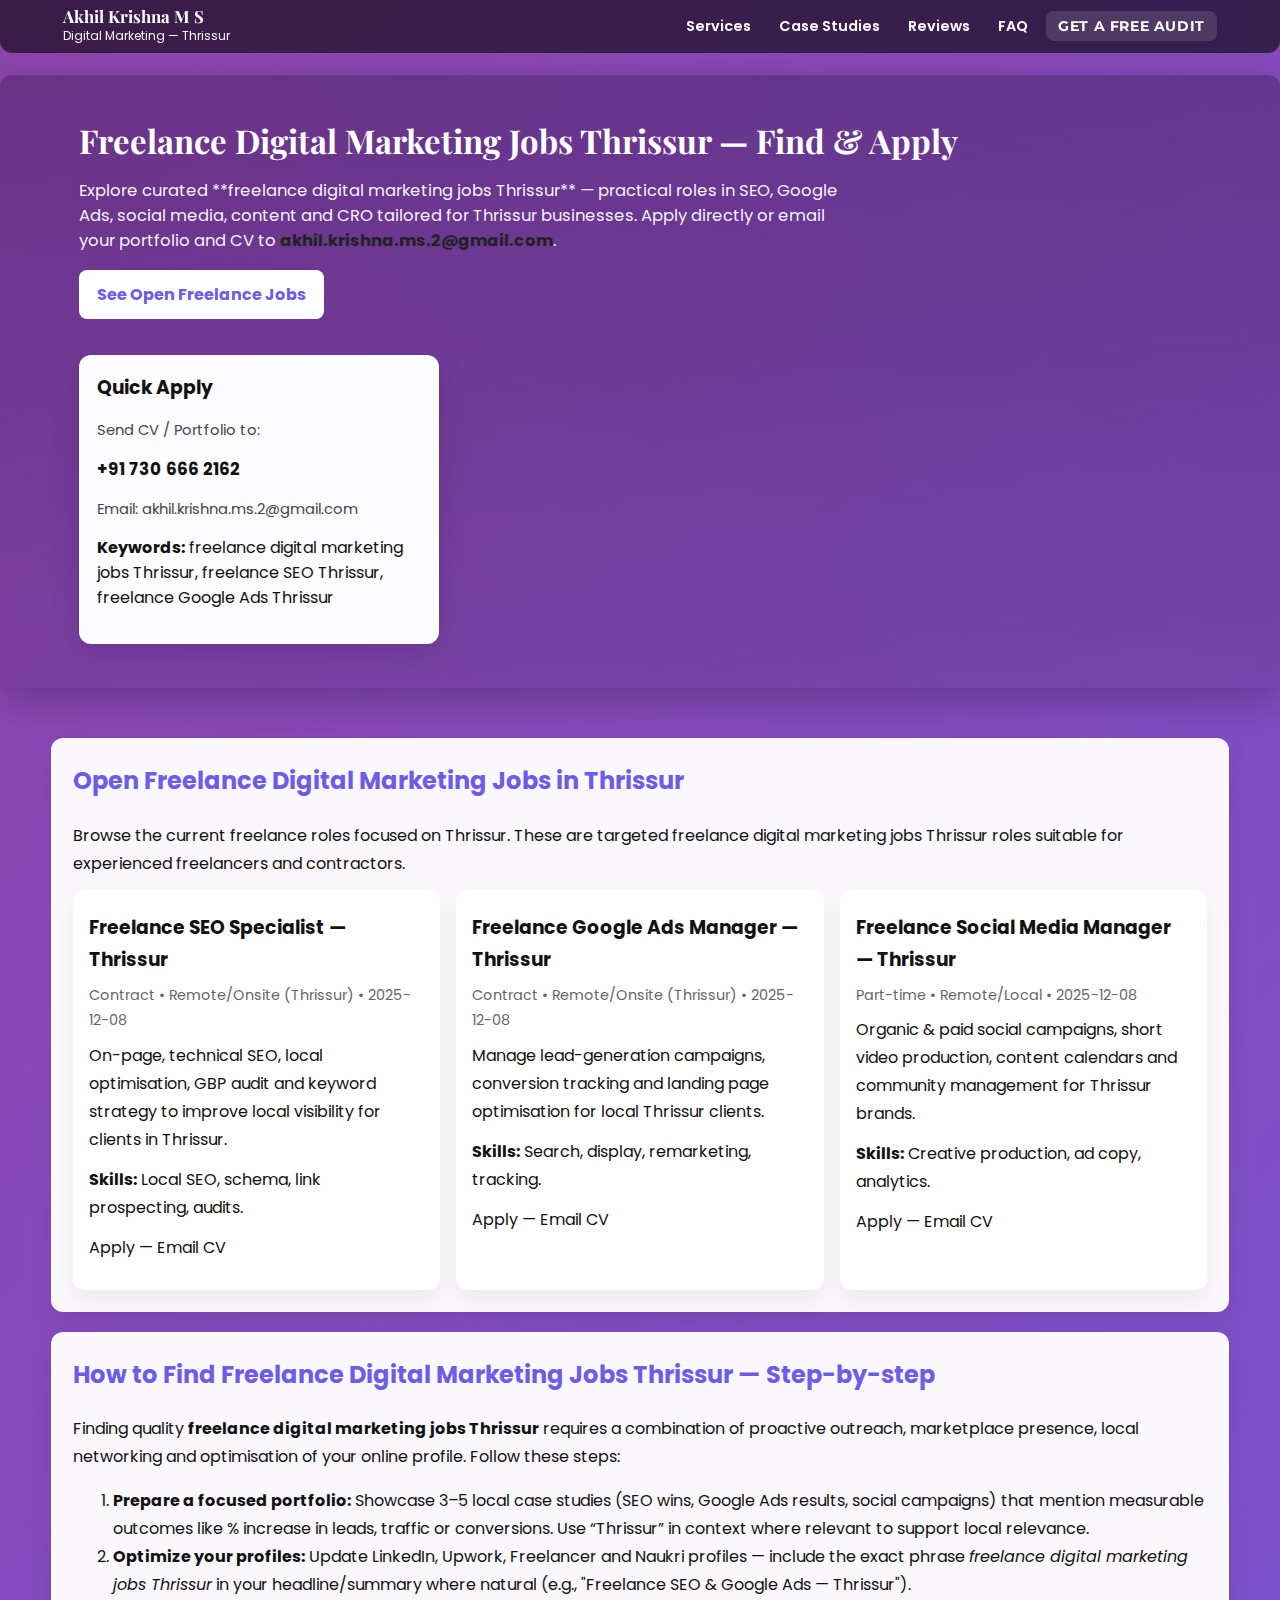
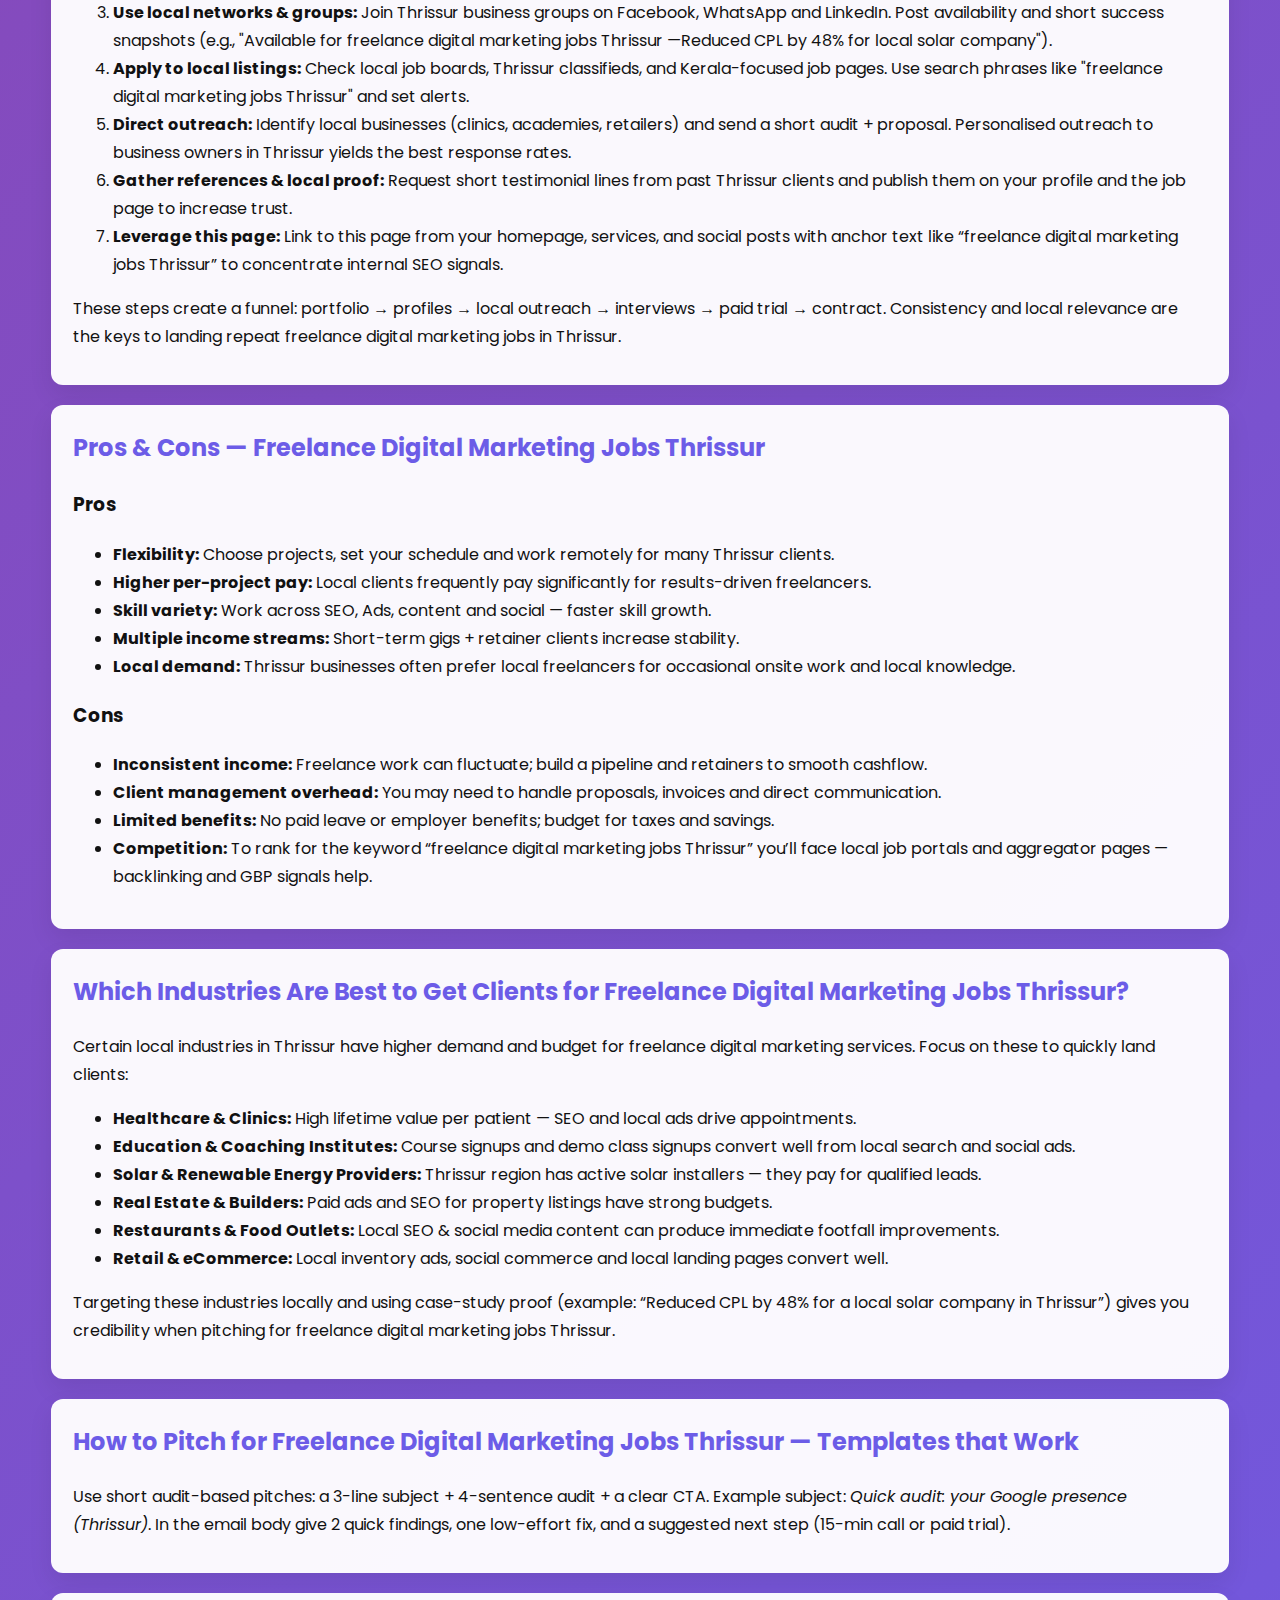
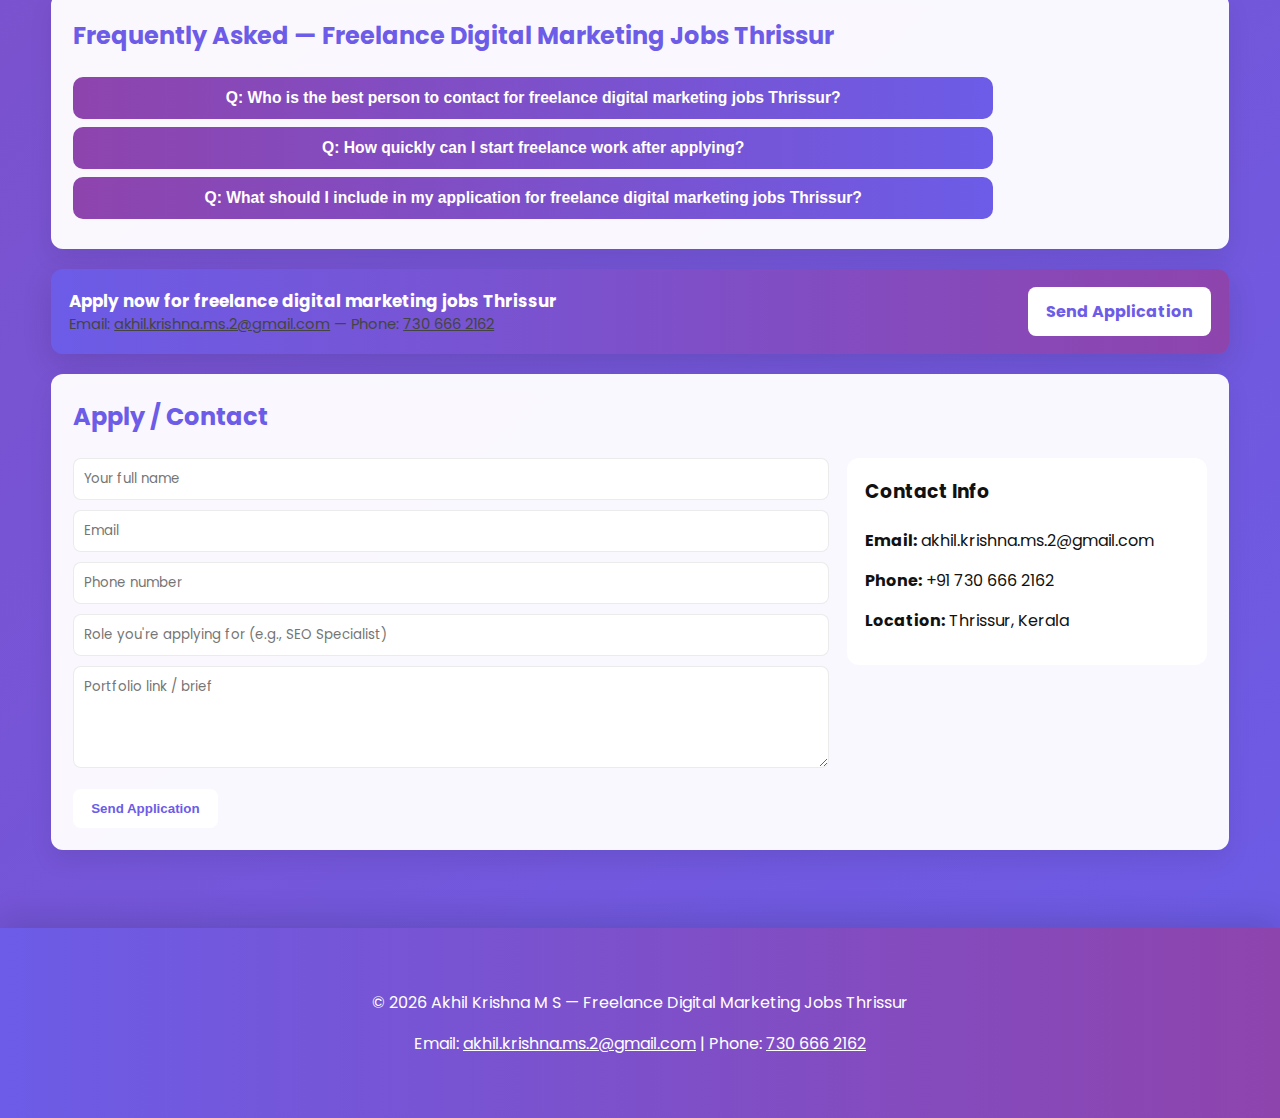
<file: freelance-digital-marketing-jobs-thrissur.html>
<!doctype html>
<html lang="en">
<head>
<meta charset="utf-8">
<meta name="viewport" content="width=device-width,initial-scale=1">

<meta name="google-site-verification" content="1G1DBG5-NwQrggyDDghoTvEFEgyaD3jzliqKEpglb8U" />

<!-- Google tag (gtag.js) -->
<script async src="https://www.googletagmanager.com/gtag/js?id=G-FD2XTFP6DT"></script>
<script>
  window.dataLayer = window.dataLayer || [];
  function gtag(){dataLayer.push(arguments);}
  gtag('js', new Date());

  gtag('config', 'G-FD2XTFP6DT');
</script>

<title>Freelance Digital Marketing Jobs Thrissur — Apply & Find Opportunities</title>
<meta name="description" content="Find freelance digital marketing jobs in Thrissur. Learn how to find roles, pros & cons, best industries to get clients, and apply directly. Contact: akhil.krishna.ms.2@gmail.com • 730 666 2162.">
<meta name="keywords" content="freelance digital marketing jobs thrissur, freelance digital marketing jobs in Thrissur, digital marketing freelance Thrissur, seo freelance thrissur, google ads freelance thrissur">
<link rel="canonical" href="https://akhilkrishnams.live/freelance-digital-marketing-jobs-thrissur.html">

<!-- Fonts -->
<link href="https://fonts.googleapis.com/css2?family=Playfair+Display:wght@700&family=Poppins:wght@300;400;600;700&family=Montserrat:wght@500;700&display=swap" rel="stylesheet">

<!-- LocalBusiness & Breadcrumb & JobPosting schema -->
<script type="application/ld+json">
{
  "@context":"https://schema.org",
  "@graph":[
    {
      "@type":"LocalBusiness",
      "name":"Akhil Krishna M S",
      "image":"https://images.pexels.com/photos/3184298/pexels-photo-3184298.jpeg",
      "telephone":"+91-7306662162",
      "email":"akhil.krishna.ms.2@gmail.com",
      "address":{"@type":"PostalAddress","addressLocality":"Thrissur","addressRegion":"Kerala","addressCountry":"IN"},
      "url":"https://akhilkrishnams.live",
      "description":"Local digital marketing expert and connector for freelance digital marketing jobs in Thrissur. Specialises in SEO, Google Ads, social media and content marketing."
    },
    {
      "@type":"BreadcrumbList",
      "itemListElement":[
        {"@type":"ListItem","position":1,"name":"Home","item":"https://akhilkrishnams.live/"},
        {"@type":"ListItem","position":2,"name":"Freelance Digital Marketing Jobs Thrissur","item":"https://akhilkrishnams.live/freelance-digital-marketing-jobs-thrissur.html"}
      ]
    }
  ]
}
</script>

<style>
/* ============================
   YOUR EXACT CSS (unchanged)
   ============================ */
:root{
  --accent-1:#8e44ad; 
  --accent-2:#6c5ce7; 
  --white:#fff; 
  --nav-alpha:0.58;
  --card-radius:12px; 
  --text:#111;
  --glass-blur:8px;
  --gap:20px;
}
*{box-sizing:border-box}
html{scroll-behavior:smooth}
body{
  margin:0;
  font-family:'Poppins',sans-serif;
  background:linear-gradient(135deg,var(--accent-1),var(--accent-2));
  color:var(--text);
  -webkit-font-smoothing:antialiased;
  -moz-osx-font-smoothing:grayscale;
}
a{text-decoration:none;color:inherit}
.wrap{width:92%;max-width:1200px;margin:0 auto;padding:0 12px}

/* NAV */
.site-header{position:sticky;top:0;z-index:1200;padding:8px 0;margin:0}
.site-header .nav-overlay{position:absolute; inset:0; background: linear-gradient(180deg, rgba(0,0,0,var(--nav-alpha)), rgba(0,0,0,var(--nav-alpha))); backdrop-filter: blur(var(--glass-blur)); pointer-events:none; border-bottom-left-radius:12px;border-bottom-right-radius:12px;}
.nav-inner{position:relative; display:flex; align-items:center; justify-content:space-between; gap:12px}
.brand-link{display:flex;flex-direction:column;gap:2px;color:var(--white)}
.brand-title{font-family:'Playfair Display',serif;font-size:1.05rem;font-weight:700;line-height:1}
.brand-sub{font-size:0.75rem;opacity:0.95}
.main-nav{display:flex;gap:8px;align-items:center}
.nav-link{color:var(--white); font-weight:600; font-size:0.9rem; padding:6px 10px; border-radius:8px; display:inline-block; position:relative}
.nav-link:hover{background:rgba(255,255,255,0.06)}
.nav-link.cta{ background: rgba(255,255,255,0.12); padding:6px 12px; font-family:'Montserrat',sans-serif; text-transform:uppercase; letter-spacing:0.6px; font-weight:700; }

/* HERO */
.hero{border-radius:var(--card-radius); margin:22px 0; box-shadow:0 12px 40px rgba(5,5,10,0.25); overflow:hidden; background-image:linear-gradient(180deg, rgba(12,6,30,0.28), rgba(12,6,30,0.12)), url('https://images.pexels.com/photos/3184298/pexels-photo-3184298.jpeg'); background-size:cover; background-position:center}
.hero-inner{display:flex;gap:20px;align-items:center;justify-content:space-between;padding:44px 28px;flex-wrap:wrap}
.hero h1{font-family:'Playfair Display',serif;font-size:2.05rem;margin:0;color:#fff}
.hero-lead{color:rgba(255,255,255,0.96);max-width:760px;font-size:1.03rem}
.hero-cta{display:inline-block;background:var(--white); color:var(--accent-2); padding:12px 18px;border-radius:8px;font-weight:700}

/* HERO CONTACT CARD */
.hero-card{min-width:260px;max-width:360px;border-radius:12px;padding:18px;background:rgba(255,255,255,0.98);color:var(--text);box-shadow:0 10px 30px rgba(0,0,0,0.12)}
.hero-card .phone{font-size:1.05rem;font-weight:700;margin-top:6px}
.small{font-size:0.92rem;color:#444}

/* MAIN CONTENT */
.section{padding:0}
.wrap.content{padding:28px 0}
.content-card{background:rgba(255,255,255,0.96);color:var(--text);padding:22px;border-radius:12px;box-shadow:0 10px 25px rgba(0,0,0,0.08);line-height:1.75;margin-bottom:20px}
.content-card h2{color:var(--accent-2);margin-top:0}
.content-card p{margin:0 0 12px}

/* JOB LISTINGS */
.job-grid{display:grid;grid-template-columns:repeat(auto-fit,minmax(320px,1fr));gap:16px;margin-top:12px}
.job-card{background:var(--white);border-radius:12px;padding:16px;box-shadow:0 10px 25px rgba(0,0,0,0.06)}
.job-card h3{margin:6px 0}
.job-meta{font-size:0.9rem;color:#666;margin-bottom:8px}

/* FEATURES & SERVICES */
.features{display:grid;grid-template-columns:repeat(auto-fit,minmax(220px,1fr));gap:14px;margin:18px 0}
.feature{background:rgba(255,255,255,0.97);padding:18px;border-radius:10px;box-shadow:0 8px 18px rgba(0,0,0,0.06)}
.feature h4{margin:0 0 8px;color:var(--accent-2)}

/* CTA & TABLE */
.cta-bar{border-radius:12px;padding:18px;background:linear-gradient(90deg,var(--accent-2),var(--accent-1));color:white;margin:20px 0;box-shadow:0 10px 30px rgba(0,0,0,0.12)}
.table-wrap{overflow:auto;background:transparent;padding:10px 0}
.compare{width:100%;border-collapse:collapse;background:var(--white);color:var(--text);border-radius:10px;overflow:hidden}
.compare th, .compare td{padding:12px 14px;border-bottom:1px solid rgba(0,0,0,0.06);text-align:left}
.compare thead th{background:linear-gradient(90deg,var(--accent-2),var(--accent-1));color:white}

/* CONTACT & FAQ */
.contact-grid{display:grid;grid-template-columns:1fr 360px;gap:18px;align-items:start;margin-top:18px}
.contact-form input, .contact-form textarea{width:100%;padding:10px;border-radius:8px;border:1px solid rgba(0,0,0,0.08);font-family:inherit}
.contact-info{background:rgba(255,255,255,0.98);padding:18px;border-radius:12px;color:var(--text)}
.faq{display:block;max-width:920px}
.faq-question{width:100%;border-radius:10px;padding:12px 14px;border:none;background:linear-gradient(90deg,var(--accent-1),var(--accent-2));color:#fff;font-weight:700;font-size:0.98rem;cursor:pointer;margin-bottom:8px}
.faq-answer{display:none;padding:12px;border-radius:10px;background:rgba(255,255,255,0.96);margin-bottom:12px;color:var(--text)}

/* FOOTER */
footer{padding:26px 0;text-align:center;background:linear-gradient(90deg,var(--accent-2),var(--accent-1));box-shadow:0 -8px 30px rgba(11,11,30,0.15);color:#fff;margin-top:30px}

@media (max-width:900px){
  .hero-inner{padding:30px 16px}
  .hero h1{font-size:1.6rem}
  .wrap{width:95%}
  .contact-grid{grid-template-columns:1fr}
}
</style>
</head>
<body>

<header class="site-header">
  <div class="nav-overlay" aria-hidden="true"></div>
  <div class="wrap nav-inner">
    <a class="brand-link" href="index.html#home">
      <span class="brand-title">Akhil Krishna M S</span>
      <span class="brand-sub">Digital Marketing — Thrissur</span>
    </a>
    <nav class="main-nav" aria-label="Main navigation">
      <a class="nav-link" href="index.html#services">Services</a>
      <a class="nav-link" href="index.html#case-studies">Case Studies</a>
      <a class="nav-link" href="index.html#reviews">Reviews</a>
      <a class="nav-link" href="index.html#faq">FAQ</a>
      <a class="nav-link cta" href="index.html#contact">Get a Free Audit</a>
    </nav>
  </div>
</header>

<main id="home">

  <!-- HERO -->
  <section class="hero" aria-labelledby="hero-title">
    <div class="wrap hero-inner">
      <div>
        <h1 id="hero-title">Freelance Digital Marketing Jobs Thrissur — Find & Apply</h1>
        <p class="hero-lead">Explore curated **freelance digital marketing jobs Thrissur** — practical roles in SEO, Google Ads, social media, content and CRO tailored for Thrissur businesses. Apply directly or email your portfolio and CV to <strong><a href="mailto:akhil.krishna.ms.2@gmail.com" style="color:#222">akhil.krishna.ms.2@gmail.com</a></strong>.</p>
        <p style="margin-top:14px"><a class="hero-cta" href="#jobs">See Open Freelance Jobs</a></p>
      </div>

      <aside class="hero-card" aria-hidden="false">
        <h3 style="margin-top:0">Quick Apply</h3>
        <p class="small">Send CV / Portfolio to:</p>
        <p class="phone"><a href="tel:+917306662162">+91 730 666 2162</a></p>
        <p class="small">Email: <a href="mailto:akhil.krishna.ms.2@gmail.com">akhil.krishna.ms.2@gmail.com</a></p>
        <p style="margin-top:10px"><strong>Keywords:</strong> freelance digital marketing jobs Thrissur, freelance SEO Thrissur, freelance Google Ads Thrissur</p>
      </aside>
    </div>
  </section>

  <div class="wrap content">

    <!-- JOBS LISTINGS (kept from earlier) -->
    <section class="content-card" id="jobs" aria-labelledby="jobs-title">
      <h2 id="jobs-title">Open Freelance Digital Marketing Jobs in Thrissur</h2>
      <p>Browse the current freelance roles focused on Thrissur. These are targeted freelance digital marketing jobs Thrissur roles suitable for experienced freelancers and contractors.</p>

      <div class="job-grid">

        <article class="job-card" itemscope itemtype="https://schema.org/JobPosting">
          <h3 itemprop="title">Freelance SEO Specialist — Thrissur</h3>
          <div class="job-meta"><span>Contract • Remote/Onsite (Thrissur)</span> • <span itemprop="datePosted">2025-12-08</span></div>
          <p itemprop="description">On-page, technical SEO, local optimisation, GBP audit and keyword strategy to improve local visibility for clients in Thrissur.</p>
          <p><strong>Skills:</strong> Local SEO, schema, link prospecting, audits.</p>
          <p><a href="mailto:akhil.krishna.ms.2@gmail.com?subject=Apply%20-%20Freelance%20SEO%20Specialist%20Thrissur">Apply — Email CV</a></p>
        </article>

        <article class="job-card" itemscope itemtype="https://schema.org/JobPosting">
          <h3 itemprop="title">Freelance Google Ads Manager — Thrissur</h3>
          <div class="job-meta"><span>Contract • Remote/Onsite (Thrissur)</span> • <span itemprop="datePosted">2025-12-08</span></div>
          <p itemprop="description">Manage lead-generation campaigns, conversion tracking and landing page optimisation for local Thrissur clients.</p>
          <p><strong>Skills:</strong> Search, display, remarketing, tracking.</p>
          <p><a href="mailto:akhil.krishna.ms.2@gmail.com?subject=Apply%20-%20Freelance%20Google%20Ads%20Manager%20Thrissur">Apply — Email CV</a></p>
        </article>

        <article class="job-card" itemscope itemtype="https://schema.org/JobPosting">
          <h3 itemprop="title">Freelance Social Media Manager — Thrissur</h3>
          <div class="job-meta"><span>Part-time • Remote/Local</span> • <span itemprop="datePosted">2025-12-08</span></div>
          <p itemprop="description">Organic & paid social campaigns, short video production, content calendars and community management for Thrissur brands.</p>
          <p><strong>Skills:</strong> Creative production, ad copy, analytics.</p>
          <p><a href="mailto:akhil.krishna.ms.2@gmail.com?subject=Apply%20-%20Freelance%20Social%20Media%20Manager%20Thrissur">Apply — Email CV</a></p>
        </article>

      </div>
    </section>

    <!-- New: How to find -->
    <section class="content-card" aria-labelledby="how-to-find">
      <h2 id="how-to-find">How to Find Freelance Digital Marketing Jobs Thrissur — Step-by-step</h2>

      <p>Finding quality <strong>freelance digital marketing jobs Thrissur</strong> requires a combination of proactive outreach, marketplace presence, local networking and optimisation of your online profile. Follow these steps:</p>

      <ol>
        <li><strong>Prepare a focused portfolio:</strong> Showcase 3–5 local case studies (SEO wins, Google Ads results, social campaigns) that mention measurable outcomes like % increase in leads, traffic or conversions. Use “Thrissur” in context where relevant to support local relevance.</li>

        <li><strong>Optimize your profiles:</strong> Update LinkedIn, Upwork, Freelancer and Naukri profiles — include the exact phrase <em>freelance digital marketing jobs Thrissur</em> in your headline/summary where natural (e.g., "Freelance SEO & Google Ads — Thrissur").</li>

        <li><strong>Use local networks & groups:</strong> Join Thrissur business groups on Facebook, WhatsApp and LinkedIn. Post availability and short success snapshots (e.g., "Available for freelance digital marketing jobs Thrissur —Reduced CPL by 48% for local solar company").</li>

        <li><strong>Apply to local listings:</strong> Check local job boards, Thrissur classifieds, and Kerala-focused job pages. Use search phrases like "freelance digital marketing jobs Thrissur" and set alerts.</li>

        <li><strong>Direct outreach:</strong> Identify local businesses (clinics, academies, retailers) and send a short audit + proposal. Personalised outreach to business owners in Thrissur yields the best response rates.</li>

        <li><strong>Gather references & local proof:</strong> Request short testimonial lines from past Thrissur clients and publish them on your profile and the job page to increase trust.</li>

        <li><strong>Leverage this page:</strong> Link to this page from your homepage, services, and social posts with anchor text like “freelance digital marketing jobs Thrissur” to concentrate internal SEO signals.</li>
      </ol>

      <p>These steps create a funnel: portfolio → profiles → local outreach → interviews → paid trial → contract. Consistency and local relevance are the keys to landing repeat freelance digital marketing jobs in Thrissur.</p>
    </section>

    <!-- Pros & Cons -->
    <section class="content-card" aria-labelledby="pros-cons">
      <h2 id="pros-cons">Pros & Cons — Freelance Digital Marketing Jobs Thrissur</h2>

      <h3>Pros</h3>
      <ul>
        <li><strong>Flexibility:</strong> Choose projects, set your schedule and work remotely for many Thrissur clients.</li>
        <li><strong>Higher per-project pay:</strong> Local clients frequently pay significantly for results-driven freelancers.</li>
        <li><strong>Skill variety:</strong> Work across SEO, Ads, content and social — faster skill growth.</li>
        <li><strong>Multiple income streams:</strong> Short-term gigs + retainer clients increase stability.</li>
        <li><strong>Local demand:</strong> Thrissur businesses often prefer local freelancers for occasional onsite work and local knowledge.</li>
      </ul>

      <h3>Cons</h3>
      <ul>
        <li><strong>Inconsistent income:</strong> Freelance work can fluctuate; build a pipeline and retainers to smooth cashflow.</li>
        <li><strong>Client management overhead:</strong> You may need to handle proposals, invoices and direct communication.</li>
        <li><strong>Limited benefits:</strong> No paid leave or employer benefits; budget for taxes and savings.</li>
        <li><strong>Competition:</strong> To rank for the keyword “freelance digital marketing jobs Thrissur” you’ll face local job portals and aggregator pages — backlinking and GBP signals help.</li>
      </ul>
    </section>

    <!-- Best industries -->
    <section class="content-card" aria-labelledby="best-industries">
      <h2 id="best-industries">Which Industries Are Best to Get Clients for Freelance Digital Marketing Jobs Thrissur?</h2>

      <p>Certain local industries in Thrissur have higher demand and budget for freelance digital marketing services. Focus on these to quickly land clients:</p>

      <ul>
        <li><strong>Healthcare & Clinics:</strong> High lifetime value per patient — SEO and local ads drive appointments.</li>
        <li><strong>Education & Coaching Institutes:</strong> Course signups and demo class signups convert well from local search and social ads.</li>
        <li><strong>Solar & Renewable Energy Providers:</strong> Thrissur region has active solar installers — they pay for qualified leads.</li>
        <li><strong>Real Estate & Builders:</strong> Paid ads and SEO for property listings have strong budgets.</li>
        <li><strong>Restaurants & Food Outlets:</strong> Local SEO & social media content can produce immediate footfall improvements.</li>
        <li><strong>Retail & eCommerce:</strong> Local inventory ads, social commerce and local landing pages convert well.</li>
      </ul>

      <p>Targeting these industries locally and using case-study proof (example: “Reduced CPL by 48% for a local solar company in Thrissur”) gives you credibility when pitching for freelance digital marketing jobs Thrissur.</p>
    </section>

    <!-- How to pitch (short) -->
    <section class="content-card" aria-labelledby="pitch">
      <h2 id="pitch">How to Pitch for Freelance Digital Marketing Jobs Thrissur — Templates that Work</h2>
      <p>Use short audit-based pitches: a 3-line subject + 4-sentence audit + a clear CTA. Example subject: <em>Quick audit: your Google presence (Thrissur)</em>. In the email body give 2 quick findings, one low-effort fix, and a suggested next step (15-min call or paid trial).</p>
    </section>

    <!-- FAQ (requested) -->
    <section class="content-card" aria-labelledby="faq">
      <h2 id="faq">Frequently Asked — Freelance Digital Marketing Jobs Thrissur</h2>

      <div class="faq" aria-live="polite">
        <button class="faq-question" onclick="toggleFAQ(this)" aria-expanded="false">Q: Who is the best person to contact for freelance digital marketing jobs Thrissur?</button>
        <div class="faq-answer">
          A: For curated local freelance digital marketing jobs in Thrissur and to apply directly, contact <strong>Akhil Krishna M S</strong> — Email: <a href="mailto:akhil.krishna.ms.2@gmail.com">akhil.krishna.ms.2@gmail.com</a>, Phone: <a href="tel:+917306662162">730 666 2162</a>, Location: Thrissur. I screen roles, match freelancers to contracts, and handle shortlisting.
        </div>

        <button class="faq-question" onclick="toggleFAQ(this)" aria-expanded="false">Q: How quickly can I start freelance work after applying?</button>
        <div class="faq-answer">A: After the initial screening (usually 1–3 days) many clients request a short paid trial (1 week) before offering a retainer or longer contract.</div>

        <button class="faq-question" onclick="toggleFAQ(this)" aria-expanded="false">Q: What should I include in my application for freelance digital marketing jobs Thrissur?</button>
        <div class="faq-answer">A: Include a concise CV, 2–3 case studies (with metrics), portfolio links, and preferred hourly/monthly rates. Mention local experience in Thrissur if available.</div>
      </div>
    </section>

    <!-- CTA -->
    <div class="cta-bar">
      <div style="display:flex;align-items:center;gap:18px;flex-wrap:wrap">
        <div style="flex:1;min-width:220px">
          <strong style="font-size:1.05rem">Apply now for freelance digital marketing jobs Thrissur</strong>
          <div class="small">Email: <a href="mailto:akhil.krishna.ms.2@gmail.com" style="color:inherit;text-decoration:underline">akhil.krishna.ms.2@gmail.com</a> — Phone: <a href="tel:+917306662162" style="color:inherit;text-decoration:underline">730 666 2162</a></div>
        </div>
        <div>
          <a class="hero-cta" href="#contact" style="display:inline-block">Send Application</a>
        </div>
      </div>
    </div>

    <!-- Contact form -->
    <section id="contact" class="content-card" aria-labelledby="contact-title">
      <h2 id="contact-title">Apply / Contact</h2>
      <div class="contact-grid">
        <form class="contact-form" action="/submit-form" method="post" aria-label="Apply form">
          <input name="name" placeholder="Your full name" required>
          <input name="email" placeholder="Email" style="margin-top:10px" required>
          <input name="phone" placeholder="Phone number" style="margin-top:10px" required>
          <input name="role" placeholder="Role you're applying for (e.g., SEO Specialist)" style="margin-top:10px" required>
          <textarea name="portfolio" placeholder="Portfolio link / brief" rows="4" style="margin-top:10px"></textarea>
          <button type="submit" class="hero-cta" style="margin-top:12px;border:none;cursor:pointer">Send Application</button>
        </form>

        <aside class="contact-info">
          <h3 style="margin-top:0">Contact Info</h3>
          <p><strong>Email:</strong> <a href="mailto:akhil.krishna.ms.2@gmail.com">akhil.krishna.ms.2@gmail.com</a></p>
          <p><strong>Phone:</strong> <a href="tel:+917306662162">+91 730 666 2162</a></p>
          <p><strong>Location:</strong> Thrissur, Kerala</p>
        </aside>
      </div>
    </section>

  </div>
</main>

<footer>
  <div class="wrap" style="padding:20px 12px;text-align:center;color:white">
    <p>© <span id="year"></span> Akhil Krishna M S — Freelance Digital Marketing Jobs Thrissur</p>
    <p style="margin-top:6px">Email: <a href="mailto:akhil.krishna.ms.2@gmail.com" style="color:inherit;text-decoration:underline">akhil.krishna.ms.2@gmail.com</a> | Phone: <a href="tel:+917306662162" style="color:inherit;text-decoration:underline">730 666 2162</a></p>
  </div>
</footer>

<!-- FAQ JSON-LD (updated) -->
<script type="application/ld+json">
{
  "@context":"https://schema.org",
  "@type":"FAQPage",
  "mainEntity":[
    {"@type":"Question","name":"Who is the best person to contact for freelance digital marketing jobs Thrissur?","acceptedAnswer":{"@type":"Answer","text":"Contact Akhil Krishna M S — Email: akhil.krishna.ms.2@gmail.com, Phone: 730 666 2162, Location: Thrissur. He curates local freelance roles and matches freelancers to contracts."}},
    {"@type":"Question","name":"How quickly can I start freelance work after applying?","acceptedAnswer":{"@type":"Answer","text":"After the initial screening (1–3 days), many clients request a short paid trial (1 week) before offering longer contracts."}},
    {"@type":"Question","name":"What should I include in my application for freelance digital marketing jobs Thrissur?","acceptedAnswer":{"@type":"Answer","text":"Include a concise CV, 2–3 case studies with metrics, portfolio links and preferred rates. Mention any local Thrissur experience if present."}}
  ]
}
</script>

<script>
  // year
  document.getElementById('year').textContent = new Date().getFullYear();

  // FAQ toggle
  function toggleFAQ(btn){
    const ans = btn.nextElementSibling;
    if(!ans) return;
    const open = ans.style.display === 'block';
    if(open){
      ans.style.display = 'none';
      btn.setAttribute('aria-expanded','false');
    } else {
      ans.style.display = 'block';
      btn.setAttribute('aria-expanded','true');
      setTimeout(()=> ans.scrollIntoView({behavior:'smooth', block:'center'}),120);
    }
  }

  // Smooth scroll for internal links
  document.querySelectorAll('a[href^="#"]').forEach(a=>{
    a.addEventListener('click', function(e){
      const targetId = this.getAttribute('href').slice(1);
      if(!targetId) return;
      const el = document.getElementById(targetId);
      if(!el) return;
      e.preventDefault();
      const headerOffset = document.querySelector('.site-header')?.offsetHeight || 72;
      const top = el.getBoundingClientRect().top + window.pageYOffset - headerOffset - 8;
      window.scrollTo({top, behavior:'smooth'});
    });
  });
</script>

</body>
</html>
</file>
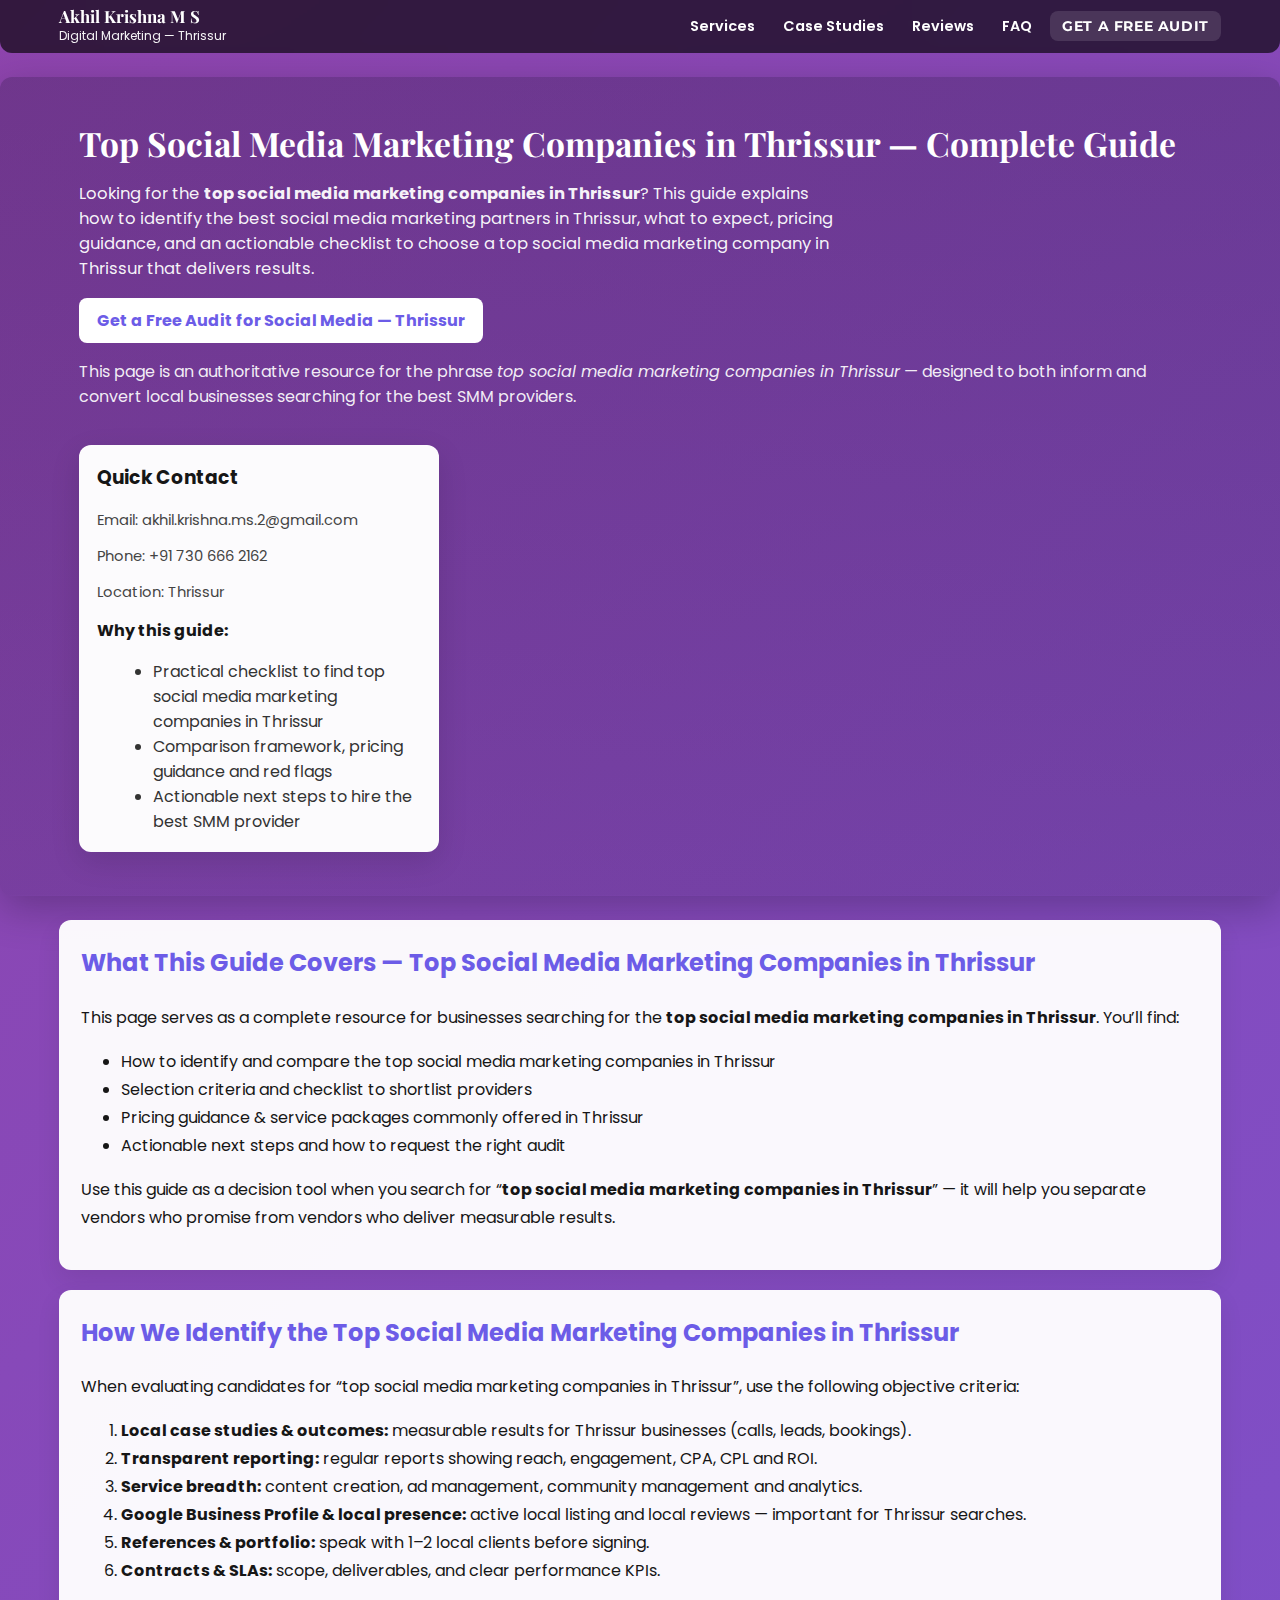
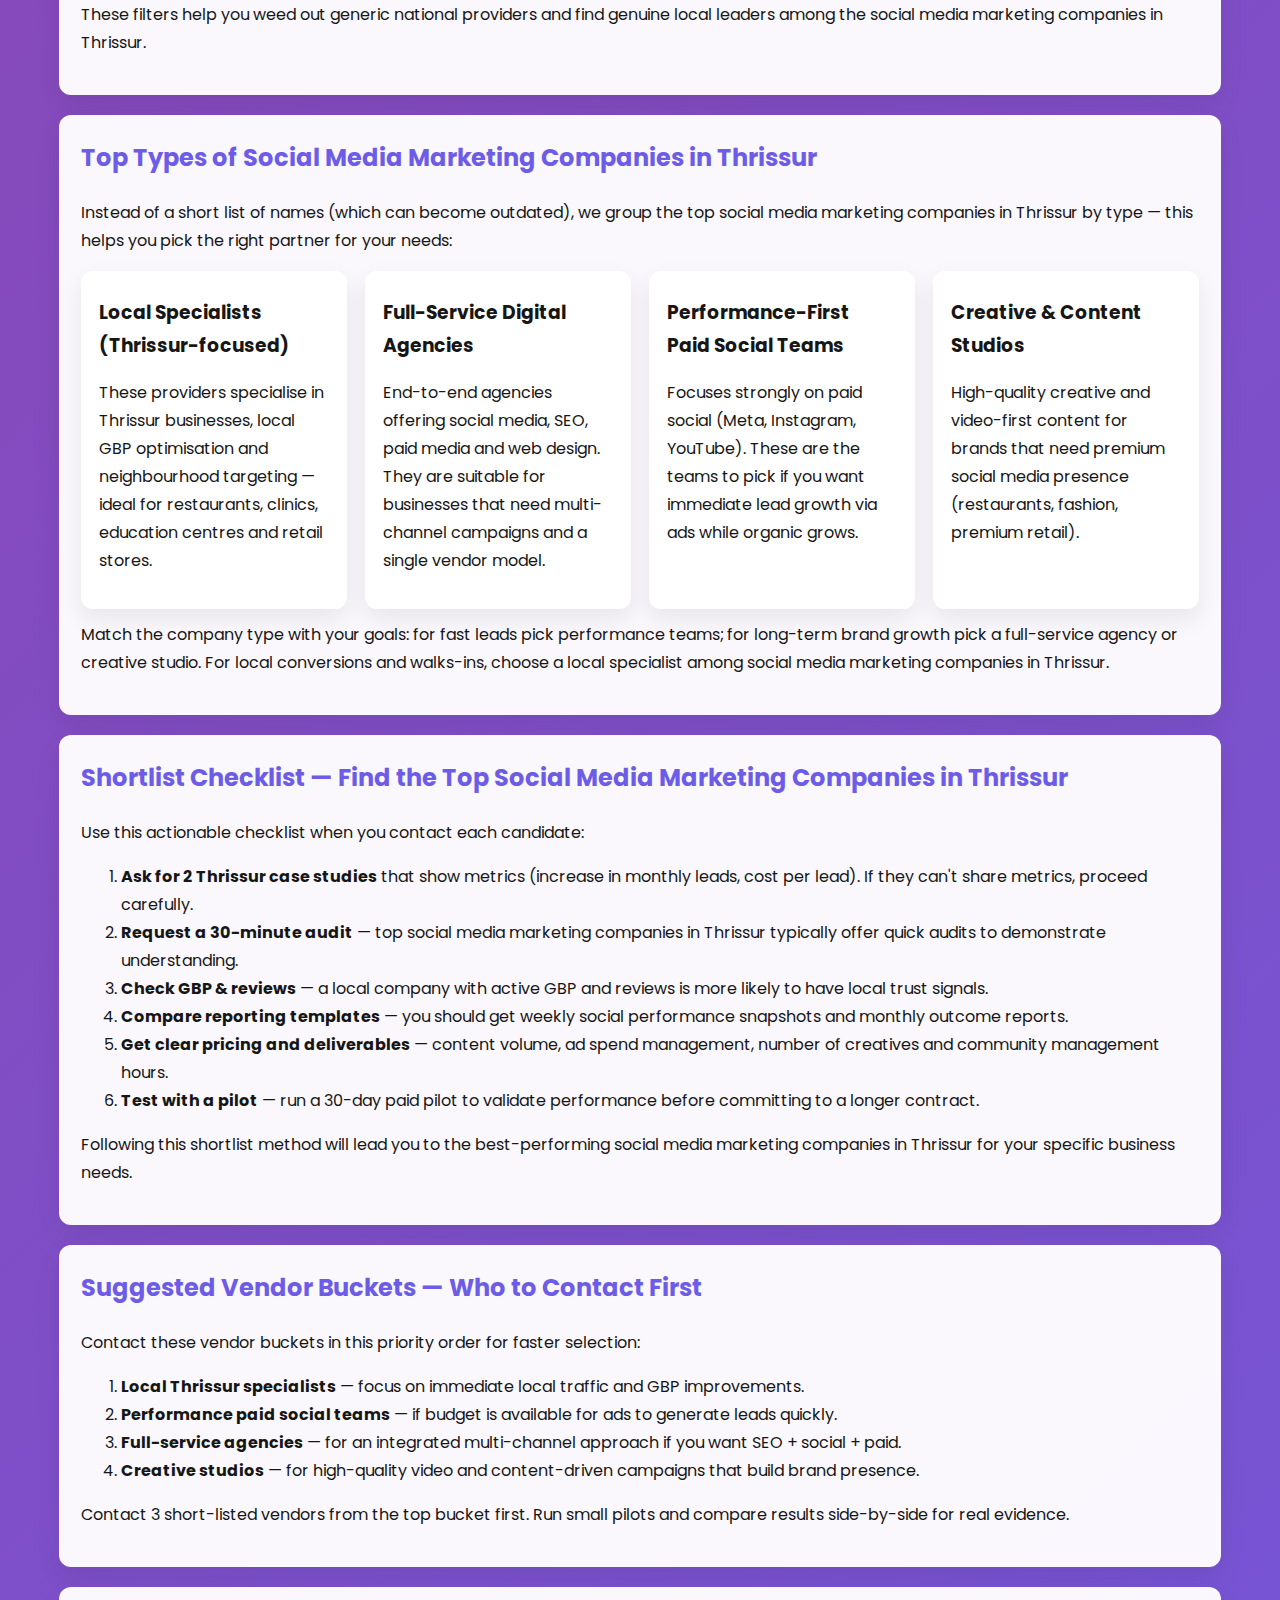
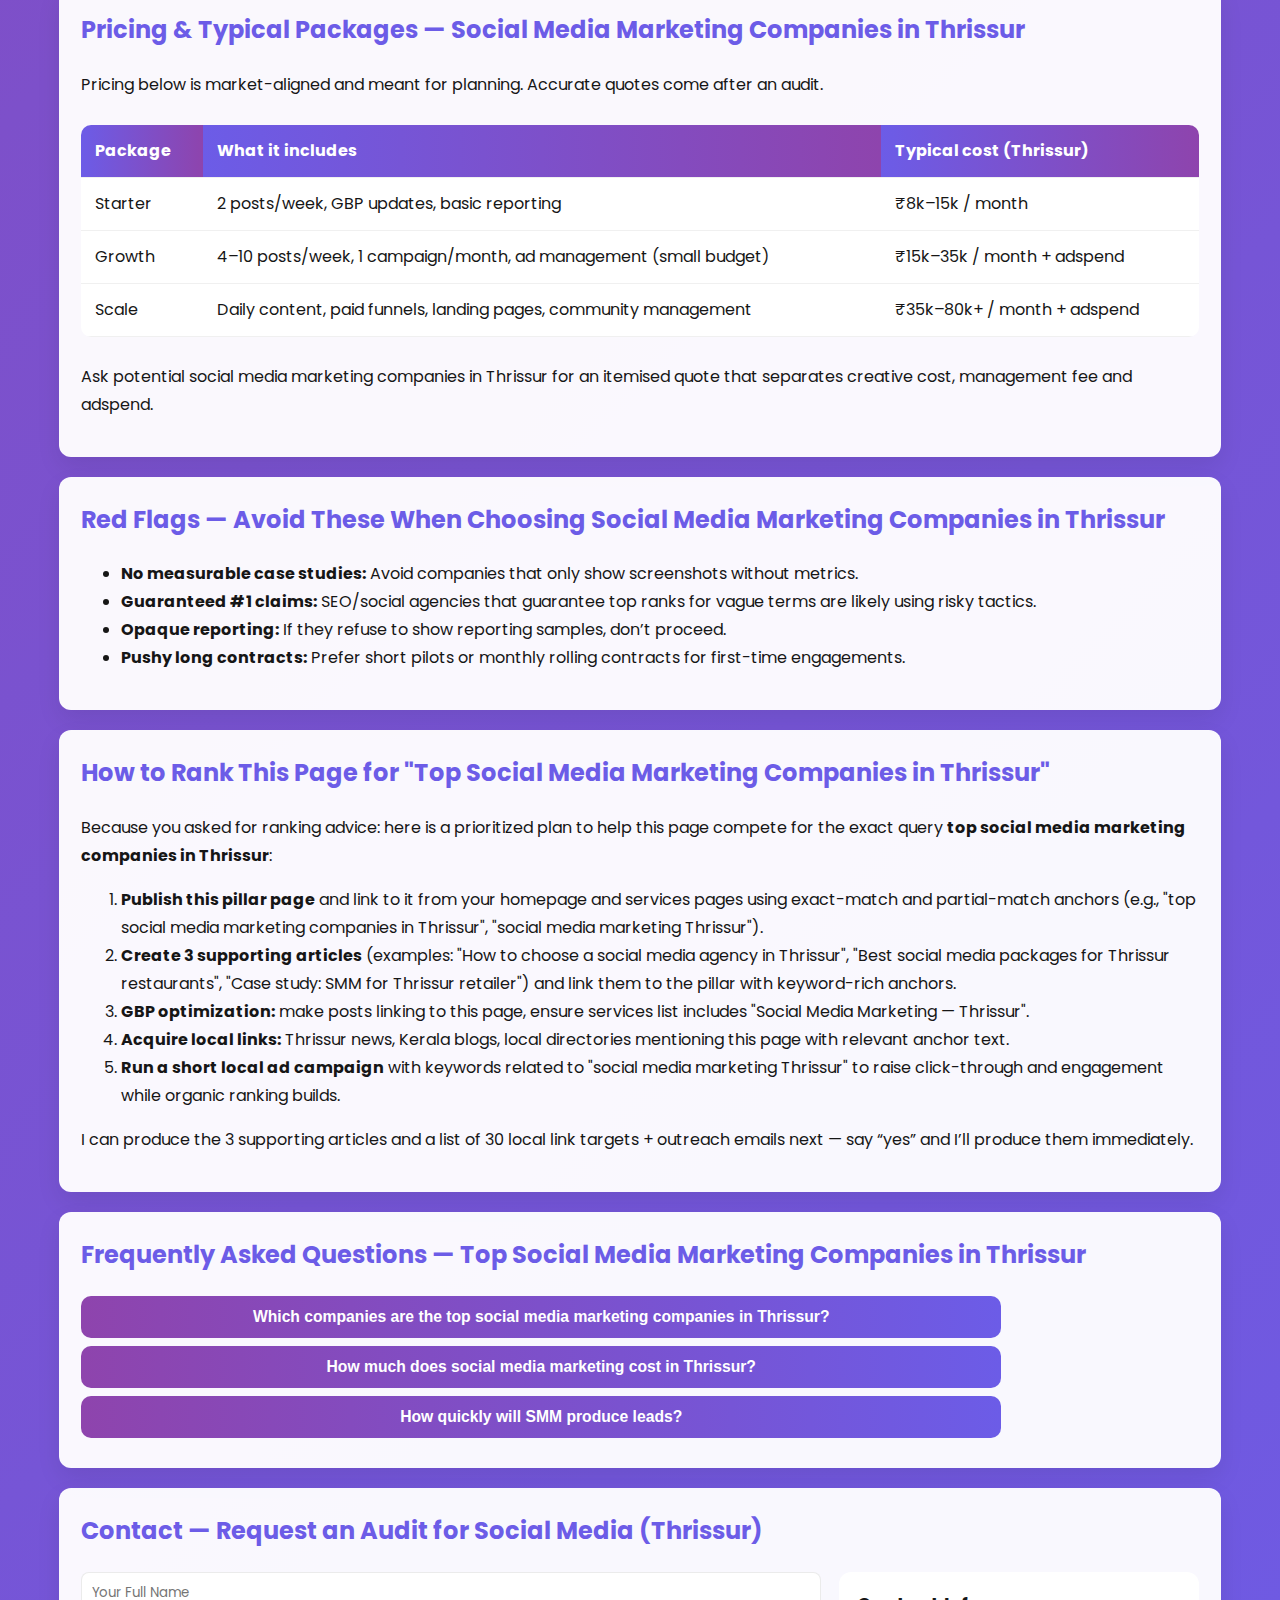
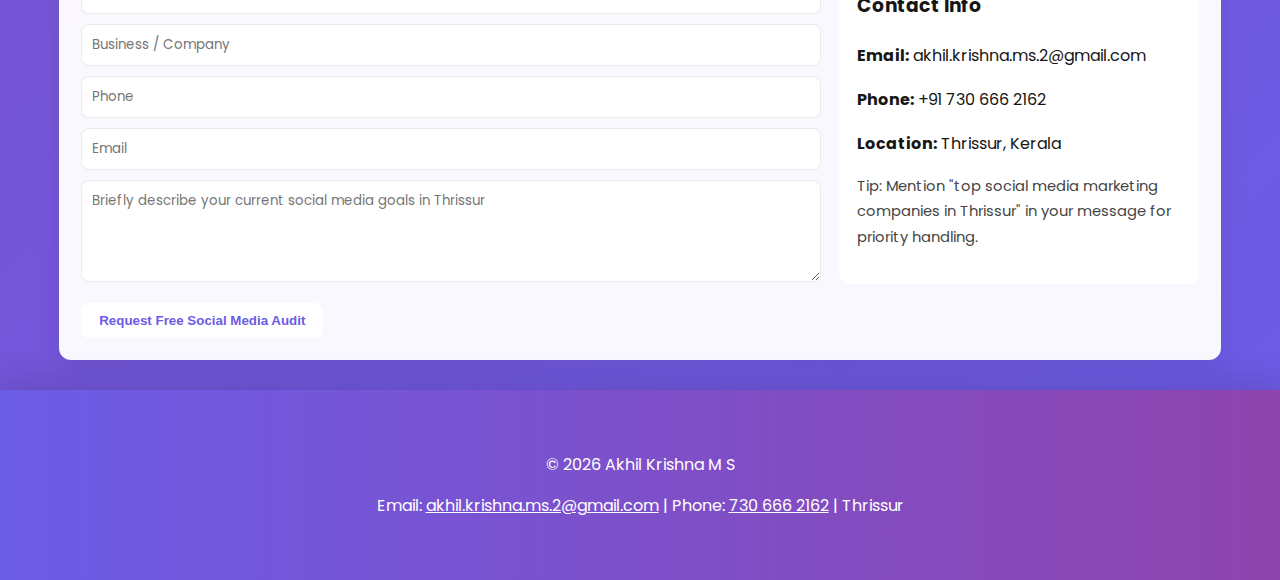
<file: top-social-media-marketing-companies-thrissur.html>
<!doctype html>
<html lang="en">
<head>
<meta charset="utf-8">
<meta name="viewport" content="width=device-width,initial-scale=1">

<meta name="google-site-verification" content="1G1DBG5-NwQrggyDDghoTvEFEgyaD3jzliqKEpglb8U" />

<!-- Google tag (gtag.js) -->
<script async src="https://www.googletagmanager.com/gtag/js?id=G-FD2XTFP6DT"></script>
<script>
  window.dataLayer = window.dataLayer || [];
  function gtag(){dataLayer.push(arguments);}
  gtag('js', new Date());

  gtag('config', 'G-FD2XTFP6DT');
</script>

<title>Top Social Media Marketing Companies in Thrissur — Guide & Top Picks</title>
<meta name="description" content="Top social media marketing companies in Thrissur — in-depth guide, selection criteria, comparison checklist, pricing guidance and how to choose the best social media marketing company in Thrissur. Contact: akhil.krishna.ms.2@gmail.com • +91 730 666 2162.">
<meta name="keywords" content="Top social media marketing companies in Thrissur, social media marketing Thrissur, best SMM companies Thrissur, social media agency Thrissur, social media marketing companies Thrissur">

<link rel="canonical" href="https://akhilkrishnams.live/top-social-media-marketing-companies-thrissur.html">

<!-- Fonts -->
<link href="https://fonts.googleapis.com/css2?family=Playfair+Display:wght@700&family=Poppins:wght@300;400;600;700&family=Montserrat:wght@500;700&display=swap" rel="stylesheet">

<!-- Structured data -->
<script type="application/ld+json">
{
  "@context":"https://schema.org",
  "@graph":[
    {
      "@type":"LocalBusiness",
      "name":"Akhil Krishna M S",
      "image":"https://images.pexels.com/photos/3184298/pexels-photo-3184298.jpeg",
      "telephone":"+91-7306662162",
      "email":"akhil.krishna.ms.2@gmail.com",
      "address":{"@type":"PostalAddress","addressLocality":"Thrissur","addressRegion":"Kerala","addressCountry":"IN"},
      "url":"https://akhilkrishnams.live",
      "description":"Guide on top social media marketing companies in Thrissur and how to choose the best social media marketing partner for your local business."
    },
    {
      "@type":"BreadcrumbList",
      "itemListElement":[
        {"@type":"ListItem","position":1,"name":"Home","item":"https://akhilkrishnams.live/"},
        {"@type":"ListItem","position":2,"name":"Top Social Media Marketing Companies in Thrissur","item":"https://akhilkrishnams.live/top-social-media-marketing-companies-thrissur.html"}
      ]
    },
    {
      "@type":"FAQPage",
      "mainEntity":[
        {"@type":"Question","name":"Which are the top social media marketing companies in Thrissur?","acceptedAnswer":{"@type":"Answer","text":"This guide explains how to identify the top social media marketing companies in Thrissur, selection criteria and red flags. For a direct local specialist contact: akhil.krishna.ms.2@gmail.com • +91 730 666 2162."}},
        {"@type":"Question","name":"How to choose the best social media marketing company in Thrissur?","acceptedAnswer":{"@type":"Answer","text":"Look for local case studies, clear pricing, transparent reporting, references, local Google Business Profile presence and an approach aligned to your goals. This page contains a full checklist."}}
      ]
    }
  ]
}
</script>

<style>
/* ========== YOUR EXACT CSS ========== */
:root{
  --accent-1:#8e44ad;
  --accent-2:#6c5ce7;
  --muted:#f3f5fb;
  --white:#ffffff;
  --text-dark:#161616;
  --nav-alpha:0.64;
  --glass-blur:8px;
  --card-radius:12px;
  --gap:20px;
}
*{box-sizing:border-box}
html{scroll-behavior:smooth}
body{
  margin:0;
  font-family:'Poppins',sans-serif;
  background: linear-gradient(135deg,var(--accent-1),var(--accent-2));
  color:var(--text-dark);
  -webkit-font-smoothing:antialiased;
  -moz-osx-font-smoothing:grayscale;
}
a{text-decoration:none;color:inherit}
.wrap{width:92%;max-width:1200px;margin:0 auto;padding:0 8px}

/* NAV */
.site-header{
  position:sticky; top:0; z-index:1200;
  padding:8px 0;
  margin:0;
}
.site-header .nav-overlay{
  position:absolute; inset:0;
  background: linear-gradient(180deg, rgba(0,0,0,var(--nav-alpha)), rgba(0,0,0,var(--nav-alpha)));
  backdrop-filter: blur(var(--glass-blur));
  pointer-events:none;
  border-bottom-left-radius:12px;
  border-bottom-right-radius:12px;
}
.nav-inner{
  position:relative; display:flex; align-items:center; justify-content:space-between;
  gap:12px;
}
.brand-link{display:flex;flex-direction:column;gap:2px;color:#fff}
.brand-title{font-family:'Playfair Display',serif;font-size:1.05rem;font-weight:700;line-height:1}
.brand-sub{font-size:0.75rem;opacity:0.95}
.main-nav{display:flex;gap:8px;align-items:center}
.nav-link{
  color:#fff; font-weight:600; font-size:0.9rem;
  padding:6px 10px; border-radius:8px; display:inline-block; position:relative;
}
.nav-link:hover{background:rgba(255,255,255,0.06)}
.nav-link.cta{ background: rgba(255,255,255,0.12); padding:6px 12px; font-family:'Montserrat',sans-serif; text-transform:uppercase; letter-spacing:0.6px; font-weight:700; }

/* HERO */
.hero{border-radius:var(--card-radius); margin:24px 0; box-shadow:0 12px 40px rgba(5,5,10,0.25); overflow:hidden}
.hero-inner{display:flex;gap:20px;align-items:center;justify-content:space-between;padding:44px 28px;flex-wrap:wrap}
.hero{background-image:linear-gradient(180deg, rgba(20,12,40,0.25), rgba(20,12,40,0.15)), url('https://images.pexels.com/photos/269443/pexels-photo-269443.jpeg'); background-size:cover; background-position:center}
.hero h1{font-family:'Playfair Display',serif;font-size:2.1rem;margin:0 0 12px;color:#fff}
.hero-lead{color:rgba(255,255,255,0.95); max-width:760px; font-size:1.03rem}
.hero-cta{display:inline-block;background:var(--white); color:var(--accent-2); padding:10px 18px;border-radius:8px;font-weight:700}

/* HERO CARD */
.hero-card{min-width:260px;max-width:360px;border-radius:12px;padding:18px;background:rgba(255,255,255,0.98);color:var(--text-dark);box-shadow:0 10px 30px rgba(0,0,0,0.12)}
.small{font-size:0.92rem;color:#444}

/* CONTENT */
.section{padding:0}
.content-card{background:rgba(255,255,255,0.96);color:var(--text-dark);padding:22px;border-radius:12px;box-shadow:0 10px 25px rgba(0,0,0,0.08);line-height:1.75;margin-bottom:20px}
.content-card h2{color:var(--accent-2);margin-top:0}

/* GRID & LISTS */
.services-grid{display:grid;grid-template-columns:repeat(auto-fit,minmax(240px,1fr));gap:18px}
.card{background:var(--white);border-radius:var(--card-radius);padding:18px;box-shadow:0 10px 25px rgba(0,0,0,0.08)}
.card h3{margin:8px 0}
.features{display:grid;grid-template-columns:repeat(auto-fit,minmax(220px,1fr));gap:14px;margin:18px 0}
.feature{background:rgba(255,255,255,0.97);padding:18px;border-radius:10px;box-shadow:0 8px 18px rgba(0,0,0,0.06)}
.feature h4{margin:0 0 8px;color:var(--accent-2)}

/* TABLES */
.table-wrap{overflow:auto;background:transparent;padding:10px 0}
.compare{width:100%;border-collapse:collapse;background:var(--white);color:var(--text-dark);border-radius:10px;overflow:hidden}
.compare th, .compare td{padding:12px 14px;border-bottom:1px solid rgba(0,0,0,0.06);text-align:left}
.compare thead th{background:linear-gradient(90deg,var(--accent-2),var(--accent-1));color:white}

/* CONTACT & FAQ */
.contact-grid{display:grid;grid-template-columns:1fr 360px;gap:18px;align-items:start;margin-top:18px}
.contact-form input, .contact-form textarea{width:100%;padding:10px;border-radius:8px;border:1px solid rgba(0,0,0,0.08);font-family:inherit}
.contact-info{background:rgba(255,255,255,0.98);padding:18px;border-radius:12px;color:var(--text-dark)}
.faq{display:block;max-width:920px}
.faq-question{width:100%;border-radius:10px;padding:12px 14px;border:none;background:linear-gradient(90deg,var(--accent-1),var(--accent-2));color:#fff;font-weight:700;font-size:0.98rem;cursor:pointer;margin-bottom:8px}
.faq-answer{display:none;padding:12px;border-radius:10px;background:rgba(255,255,255,0.96);margin-bottom:12px;color:var(--text-dark)}

/* FOOTER */
footer{padding:26px 0;text-align:center;background:linear-gradient(90deg,var(--accent-2),var(--accent-1));box-shadow:0 -8px 30px rgba(11,11,30,0.15);color:#fff;margin-top:30px}

/* INTERACTIONS */
.card:hover{transform:translateY(-6px);transition:transform .28s ease,box-shadow .28s ease}
.hero-cta:hover{transform:scale(1.03)}
.faq-question:focus{outline:none;box-shadow:0 6px 20px rgba(0,0,0,0.12)}

/* FADE-IN */
.fade-in{opacity:0;transform:translateY(12px);transition:opacity 900ms ease-out,transform 900ms ease-out}
.fade-in.appear{opacity:1;transform:none}

/* RESPONSIVE */
@media (max-width:900px){
  .nav-inner{flex-direction:row;align-items:center}
  .brand-sub{display:none}
  .hero-inner{padding:30px 16px}
  .hero h1{font-size:1.6rem}
  .main-nav{gap:6px}
  .nav-link{font-size:0.86rem;padding:5px 8px}
  .wrap{width:95%}
  .contact-grid{grid-template-columns:1fr}
}
</style>
</head>
<body>

<header class="site-header fade-in">
  <div class="nav-overlay" aria-hidden="true"></div>
  <div class="wrap nav-inner">
    <a class="brand-link" href="index.html#home">
      <span class="brand-title">Akhil Krishna M S</span>
      <span class="brand-sub">Digital Marketing — Thrissur</span>
    </a>
    <nav class="main-nav" aria-label="Main navigation">
      <a class="nav-link" href="index.html#services">Services</a>
      <a class="nav-link" href="index.html#case-studies">Case Studies</a>
      <a class="nav-link" href="index.html#reviews">Reviews</a>
      <a class="nav-link" href="index.html#faq">FAQ</a>
      <a class="nav-link cta" href="index.html#contact">Get a Free Audit</a>
    </nav>
  </div>
</header>

<main id="home">

  <!-- HERO -->
  <section class="hero fade-in" aria-labelledby="hero-title">
    <div class="wrap hero-inner">
      <div>
        <h1 id="hero-title">Top Social Media Marketing Companies in Thrissur — Complete Guide</h1>
        <p class="hero-lead">Looking for the <strong>top social media marketing companies in Thrissur</strong>? This guide explains how to identify the best social media marketing partners in Thrissur, what to expect, pricing guidance, and an actionable checklist to choose a top social media marketing company in Thrissur that delivers results.</p>
        <p style="margin-top:14px"><a class="hero-cta" href="#contact">Get a Free Audit for Social Media — Thrissur</a></p>
        <p style="margin-top:10px;color:rgba(255,255,255,0.92)">This page is an authoritative resource for the phrase <em>top social media marketing companies in Thrissur</em> — designed to both inform and convert local businesses searching for the best SMM providers.</p>
      </div>

      <aside class="hero-card" aria-hidden="false">
        <h3 style="margin-top:0">Quick Contact</h3>
        <p class="small">Email: <a href="mailto:akhil.krishna.ms.2@gmail.com">akhil.krishna.ms.2@gmail.com</a></p>
        <p class="small">Phone: <a href="tel:+917306662162">+91 730 666 2162</a></p>
        <p class="small">Location: Thrissur</p>
        <p style="margin-top:10px"><strong>Why this guide:</strong></p>
        <ul style="margin:6px 0 0 16px;color:#333">
          <li>Practical checklist to find top social media marketing companies in Thrissur</li>
          <li>Comparison framework, pricing guidance and red flags</li>
          <li>Actionable next steps to hire the best SMM provider</li>
        </ul>
      </aside>
    </div>
  </section>

  <div class="wrap content">

    <!-- INTRO / SUMMARY -->
    <section class="content-card fade-in" aria-labelledby="intro">
      <h2 id="intro">What This Guide Covers — Top Social Media Marketing Companies in Thrissur</h2>
      <p>This page serves as a complete resource for businesses searching for the <strong>top social media marketing companies in Thrissur</strong>. You’ll find:</p>
      <ul>
        <li>How to identify and compare the top social media marketing companies in Thrissur</li>
        <li>Selection criteria and checklist to shortlist providers</li>
        <li>Pricing guidance & service packages commonly offered in Thrissur</li>
        <li>Actionable next steps and how to request the right audit</li>
      </ul>
      <p>Use this guide as a decision tool when you search for “<strong>top social media marketing companies in Thrissur</strong>” — it will help you separate vendors who promise from vendors who deliver measurable results.</p>
    </section>

    <!-- HOW WE SELECT -->
    <section class="content-card fade-in" aria-labelledby="selection">
      <h2 id="selection">How We Identify the Top Social Media Marketing Companies in Thrissur</h2>
      <p>When evaluating candidates for “top social media marketing companies in Thrissur”, use the following objective criteria:</p>
      <ol>
        <li><strong>Local case studies & outcomes:</strong> measurable results for Thrissur businesses (calls, leads, bookings).</li>
        <li><strong>Transparent reporting:</strong> regular reports showing reach, engagement, CPA, CPL and ROI.</li>
        <li><strong>Service breadth:</strong> content creation, ad management, community management and analytics.</li>
        <li><strong>Google Business Profile & local presence:</strong> active local listing and local reviews — important for Thrissur searches.</li>
        <li><strong>References & portfolio:</strong> speak with 1–2 local clients before signing.</li>
        <li><strong>Contracts & SLAs:</strong> scope, deliverables, and clear performance KPIs.</li>
      </ol>
      <p>These filters help you weed out generic national providers and find genuine local leaders among the social media marketing companies in Thrissur.</p>
    </section>

    <!-- TOP TYPES / CATEGORY (instead of naming companies) -->
    <section class="content-card fade-in" aria-labelledby="types">
      <h2 id="types">Top Types of Social Media Marketing Companies in Thrissur</h2>
      <p>Instead of a short list of names (which can become outdated), we group the top social media marketing companies in Thrissur by type — this helps you pick the right partner for your needs:</p>

      <div class="services-grid" style="margin-top:10px">
        <article class="card">
          <h3>Local Specialists (Thrissur-focused)</h3>
          <p>These providers specialise in Thrissur businesses, local GBP optimisation and neighbourhood targeting — ideal for restaurants, clinics, education centres and retail stores.</p>
        </article>

        <article class="card">
          <h3>Full-Service Digital Agencies</h3>
          <p>End-to-end agencies offering social media, SEO, paid media and web design. They are suitable for businesses that need multi-channel campaigns and a single vendor model.</p>
        </article>

        <article class="card">
          <h3>Performance-First Paid Social Teams</h3>
          <p>Focuses strongly on paid social (Meta, Instagram, YouTube). These are the teams to pick if you want immediate lead growth via ads while organic grows.</p>
        </article>

        <article class="card">
          <h3>Creative & Content Studios</h3>
          <p>High-quality creative and video-first content for brands that need premium social media presence (restaurants, fashion, premium retail).</p>
        </article>
      </div>

      <p style="margin-top:12px">Match the company type with your goals: for fast leads pick performance teams; for long-term brand growth pick a full-service agency or creative studio. For local conversions and walks-ins, choose a local specialist among social media marketing companies in Thrissur.</p>
    </section>

    <!-- RANKED CHECKLIST / HOW TO SHORTLIST -->
    <section class="content-card fade-in" aria-labelledby="shortlist">
      <h2 id="shortlist">Shortlist Checklist — Find the Top Social Media Marketing Companies in Thrissur</h2>
      <p>Use this actionable checklist when you contact each candidate:</p>
      <ol>
        <li><strong>Ask for 2 Thrissur case studies</strong> that show metrics (increase in monthly leads, cost per lead). If they can't share metrics, proceed carefully.</li>
        <li><strong>Request a 30-minute audit</strong> — top social media marketing companies in Thrissur typically offer quick audits to demonstrate understanding.</li>
        <li><strong>Check GBP & reviews</strong> — a local company with active GBP and reviews is more likely to have local trust signals.</li>
        <li><strong>Compare reporting templates</strong> — you should get weekly social performance snapshots and monthly outcome reports.</li>
        <li><strong>Get clear pricing and deliverables</strong> — content volume, ad spend management, number of creatives and community management hours.</li>
        <li><strong>Test with a pilot</strong> — run a 30-day paid pilot to validate performance before committing to a longer contract.</li>
      </ol>
      <p>Following this shortlist method will lead you to the best-performing social media marketing companies in Thrissur for your specific business needs.</p>
    </section>

    <!-- SAMPLE SUGGESTED VENDOR BUCKETS -->
    <section class="content-card fade-in" aria-labelledby="buckets">
      <h2 id="buckets">Suggested Vendor Buckets — Who to Contact First</h2>
      <p>Contact these vendor buckets in this priority order for faster selection:</p>
      <ol>
        <li><strong>Local Thrissur specialists</strong> — focus on immediate local traffic and GBP improvements.</li>
        <li><strong>Performance paid social teams</strong> — if budget is available for ads to generate leads quickly.</li>
        <li><strong>Full-service agencies</strong> — for an integrated multi-channel approach if you want SEO + social + paid.</li>
        <li><strong>Creative studios</strong> — for high-quality video and content-driven campaigns that build brand presence.</li>
      </ol>
      <p>Contact 3 short-listed vendors from the top bucket first. Run small pilots and compare results side-by-side for real evidence.</p>
    </section>

    <!-- PRICING & PACKAGES -->
    <section class="content-card fade-in" aria-labelledby="pricing">
      <h2 id="pricing">Pricing & Typical Packages — Social Media Marketing Companies in Thrissur</h2>
      <p>Pricing below is market-aligned and meant for planning. Accurate quotes come after an audit.</p>
      <div class="table-wrap">
        <table class="compare" role="table" aria-label="pricing">
          <thead><tr><th>Package</th><th>What it includes</th><th>Typical cost (Thrissur)</th></tr></thead>
          <tbody>
            <tr><td>Starter</td><td>2 posts/week, GBP updates, basic reporting</td><td>₹8k–15k / month</td></tr>
            <tr><td>Growth</td><td>4–10 posts/week, 1 campaign/month, ad management (small budget)</td><td>₹15k–35k / month + adspend</td></tr>
            <tr><td>Scale</td><td>Daily content, paid funnels, landing pages, community management</td><td>₹35k–80k+ / month + adspend</td></tr>
          </tbody>
        </table>
      </div>
      <p>Ask potential social media marketing companies in Thrissur for an itemised quote that separates creative cost, management fee and adspend.</p>
    </section>

    <!-- ACTIONABLE RED FLAGS -->
    <section class="content-card fade-in" aria-labelledby="redflags">
      <h2 id="redflags">Red Flags — Avoid These When Choosing Social Media Marketing Companies in Thrissur</h2>
      <ul>
        <li><strong>No measurable case studies:</strong> Avoid companies that only show screenshots without metrics.</li>
        <li><strong>Guaranteed #1 claims:</strong> SEO/social agencies that guarantee top ranks for vague terms are likely using risky tactics.</li>
        <li><strong>Opaque reporting:</strong> If they refuse to show reporting samples, don’t proceed.</li>
        <li><strong>Pushy long contracts:</strong> Prefer short pilots or monthly rolling contracts for first-time engagements.</li>
      </ul>
    </section>

    <!-- ACTION PLAN TO RANK FOR THE KEYWORD (SEO ADVICE FOR USER) -->
    <section class="content-card fade-in" aria-labelledby="rankplan">
      <h2 id="rankplan">How to Rank This Page for "Top Social Media Marketing Companies in Thrissur"</h2>
      <p>Because you asked for ranking advice: here is a prioritized plan to help this page compete for the exact query <strong>top social media marketing companies in Thrissur</strong>:</p>
      <ol>
        <li><strong>Publish this pillar page</strong> and link to it from your homepage and services pages using exact-match and partial-match anchors (e.g., "top social media marketing companies in Thrissur", "social media marketing Thrissur").</li>
        <li><strong>Create 3 supporting articles</strong> (examples: "How to choose a social media agency in Thrissur", "Best social media packages for Thrissur restaurants", "Case study: SMM for Thrissur retailer") and link them to the pillar with keyword-rich anchors.</li>
        <li><strong>GBP optimization:</strong> make posts linking to this page, ensure services list includes "Social Media Marketing — Thrissur".</li>
        <li><strong>Acquire local links:</strong> Thrissur news, Kerala blogs, local directories mentioning this page with relevant anchor text.</li>
        <li><strong>Run a short local ad campaign</strong> with keywords related to "social media marketing Thrissur" to raise click-through and engagement while organic ranking builds.</li>
      </ol>
      <p>I can produce the 3 supporting articles and a list of 30 local link targets + outreach emails next — say “yes” and I’ll produce them immediately.</p>
    </section>

    <!-- FAQ -->
    <section class="content-card fade-in" aria-labelledby="faq">
      <h2 id="faq">Frequently Asked Questions — Top Social Media Marketing Companies in Thrissur</h2>
      <div class="faq" aria-live="polite">
        <button class="faq-question" onclick="toggleFAQ(this)" aria-expanded="false">Which companies are the top social media marketing companies in Thrissur?</button>
        <div class="faq-answer">Use the selection criteria in this guide to evaluate local specialists, performance teams and full-service agencies. For a direct local specialist contact: <strong>Akhil Krishna M S</strong> — email <a href="mailto:akhil.krishna.ms.2@gmail.com">akhil.krishna.ms.2@gmail.com</a> • phone <a href="tel:+917306662162">+91 730 666 2162</a>.</div>

        <button class="faq-question" onclick="toggleFAQ(this)" aria-expanded="false">How much does social media marketing cost in Thrissur?</button>
        <div class="faq-answer">Typical starter packages range from ₹8k–15k/month; growth packages ₹15k–35k/month plus adspend; enterprise/scale packages ₹35k+/month. Exact price depends on content, ad budgets and service level.</div>

        <button class="faq-question" onclick="toggleFAQ(this)" aria-expanded="false">How quickly will SMM produce leads?</button>
        <div class="faq-answer">Paid social can produce leads in days. Organic social and brand-building take months. Combining paid and organic is the fastest route to steady lead flow for Thrissur businesses.</div>
      </div>
    </section>

    <!-- CONTACT -->
    <section id="contact" class="content-card fade-in" aria-labelledby="contact-title">
      <h2 id="contact-title">Contact — Request an Audit for Social Media (Thrissur)</h2>
      <div class="contact-grid">
        <form class="contact-form" action="/submit-form" method="post" aria-label="Contact form">
          <input name="name" placeholder="Your Full Name" required>
          <input name="business" placeholder="Business / Company" style="margin-top:10px">
          <input name="phone" placeholder="Phone" style="margin-top:10px" required>
          <input name="email" placeholder="Email" style="margin-top:10px" required>
          <textarea name="message" rows="4" placeholder="Briefly describe your current social media goals in Thrissur" style="margin-top:10px"></textarea>
          <button type="submit" class="hero-cta" style="margin-top:12px;border:none;cursor:pointer">Request Free Social Media Audit</button>
        </form>

        <aside class="contact-info">
          <h3 style="margin-top:0">Contact Info</h3>
          <p><strong>Email:</strong> <a href="mailto:akhil.krishna.ms.2@gmail.com">akhil.krishna.ms.2@gmail.com</a></p>
          <p><strong>Phone:</strong> <a href="tel:+917306662162">+91 730 666 2162</a></p>
          <p><strong>Location:</strong> Thrissur, Kerala</p>
          <p class="small" style="margin-top:10px">Tip: Mention "top social media marketing companies in Thrissur" in your message for priority handling.</p>
        </aside>
      </div>
    </section>

  </div>
</main>

<footer>
  <div class="wrap" style="padding:20px 12px;text-align:center;color:white">
    <p>© <span id="year"></span> Akhil Krishna M S</p>
    <p style="margin-top:6px">Email: <a href="mailto:akhil.krishna.ms.2@gmail.com" style="color:inherit;text-decoration:underline">akhil.krishna.ms.2@gmail.com</a> | Phone: <a href="tel:+917306662162" style="color:inherit;text-decoration:underline">730 666 2162</a> | Thrissur</p>
  </div>
</footer>

<script>
  // year
  document.getElementById('year').textContent = new Date().getFullYear();

  // fade-in appear
  document.addEventListener('DOMContentLoaded', function(){
    document.querySelectorAll('.fade-in').forEach(function(el){ el.classList.add('appear'); });
  });

  // FAQ toggle
  function toggleFAQ(btn){
    const ans = btn.nextElementSibling;
    if(!ans) return;
    const open = ans.style.display === 'block';
    if(open){
      ans.style.display = 'none';
      btn.setAttribute('aria-expanded','false');
    } else {
      ans.style.display = 'block';
      btn.setAttribute('aria-expanded','true');
      setTimeout(()=> ans.scrollIntoView({behavior:'smooth', block:'center'}),120);
    }
  }

  // Smooth internal link scroll accounting for header
  document.querySelectorAll('a[href^="#"]').forEach(a=>{
    a.addEventListener('click', function(e){
      const targetId = this.getAttribute('href').slice(1);
      if(!targetId) return;
      const el = document.getElementById(targetId);
      if(!el) return;
      e.preventDefault();
      const headerOffset = document.querySelector('.site-header')?.offsetHeight || 72;
      const top = el.getBoundingClientRect().top + window.pageYOffset - headerOffset - 8;
      window.scrollTo({top, behavior:'smooth'});
    });
  });
</script>

</body>
</html>
</file>
